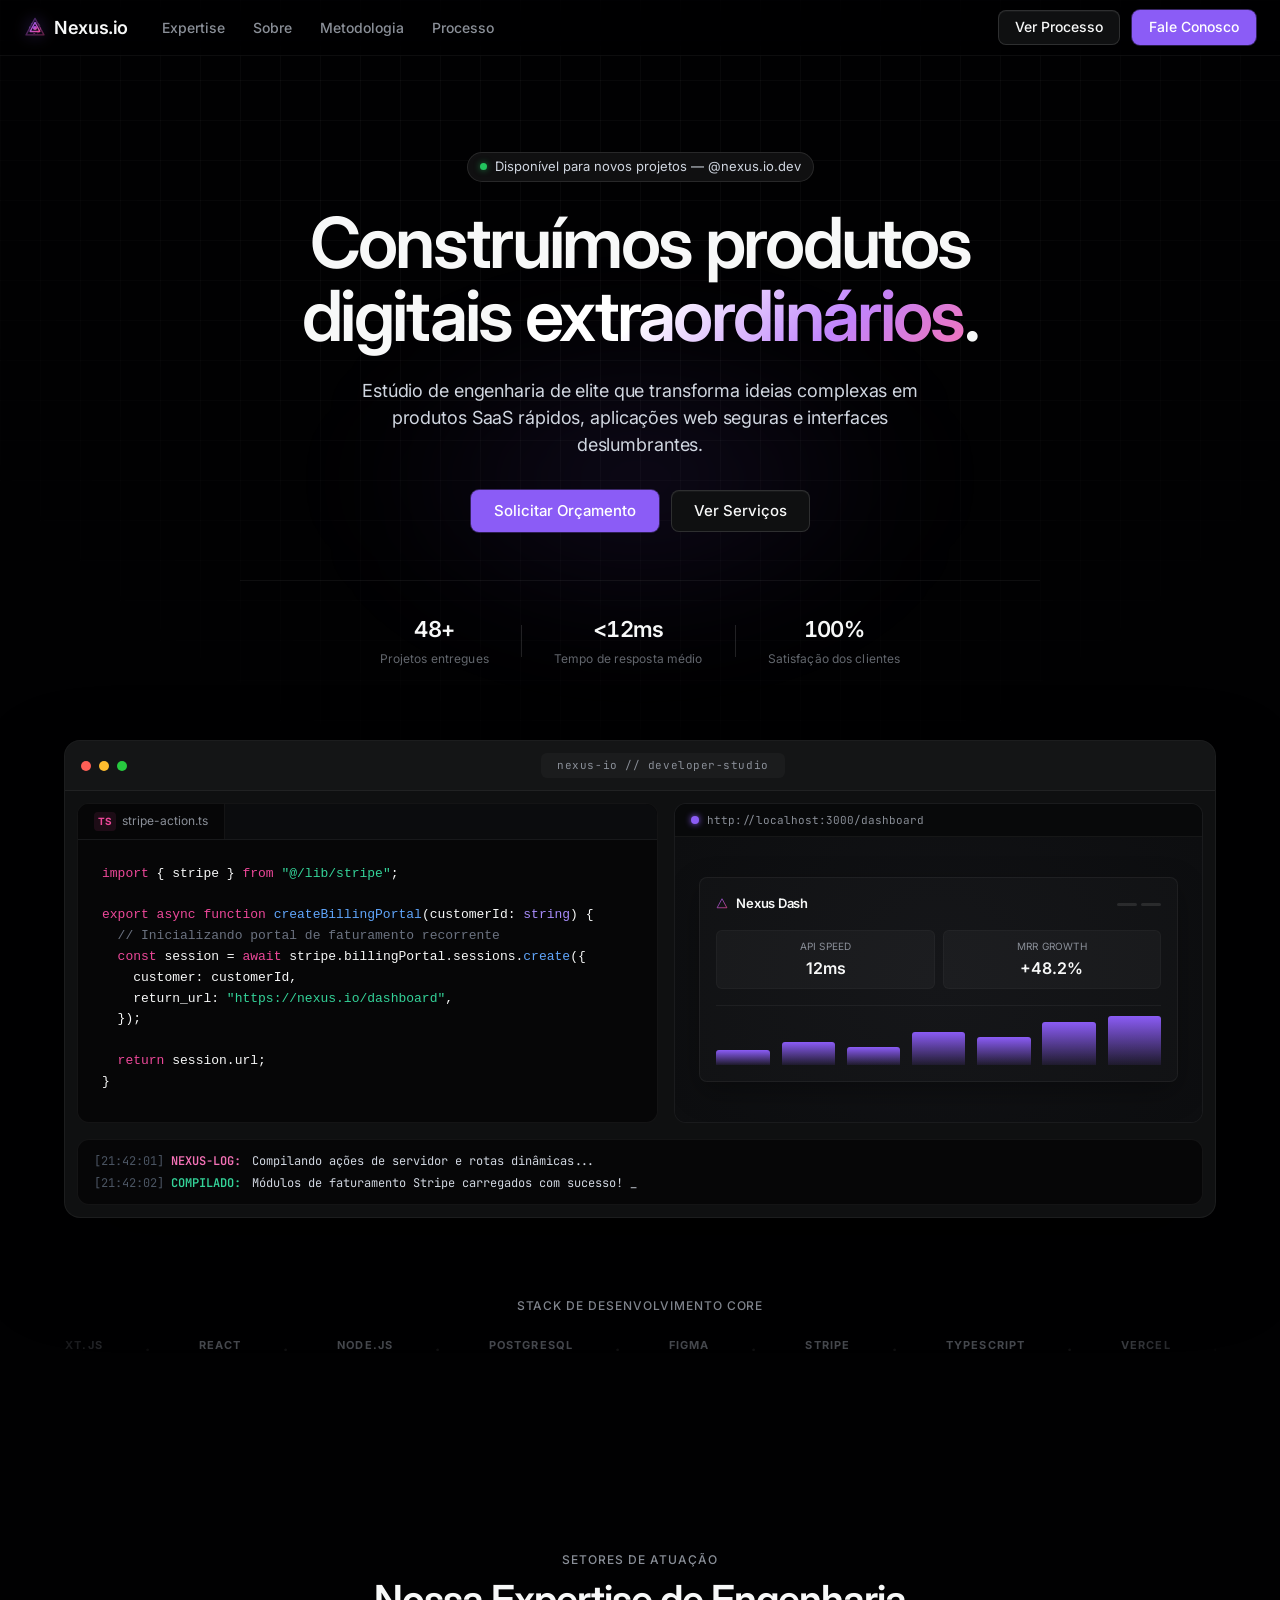
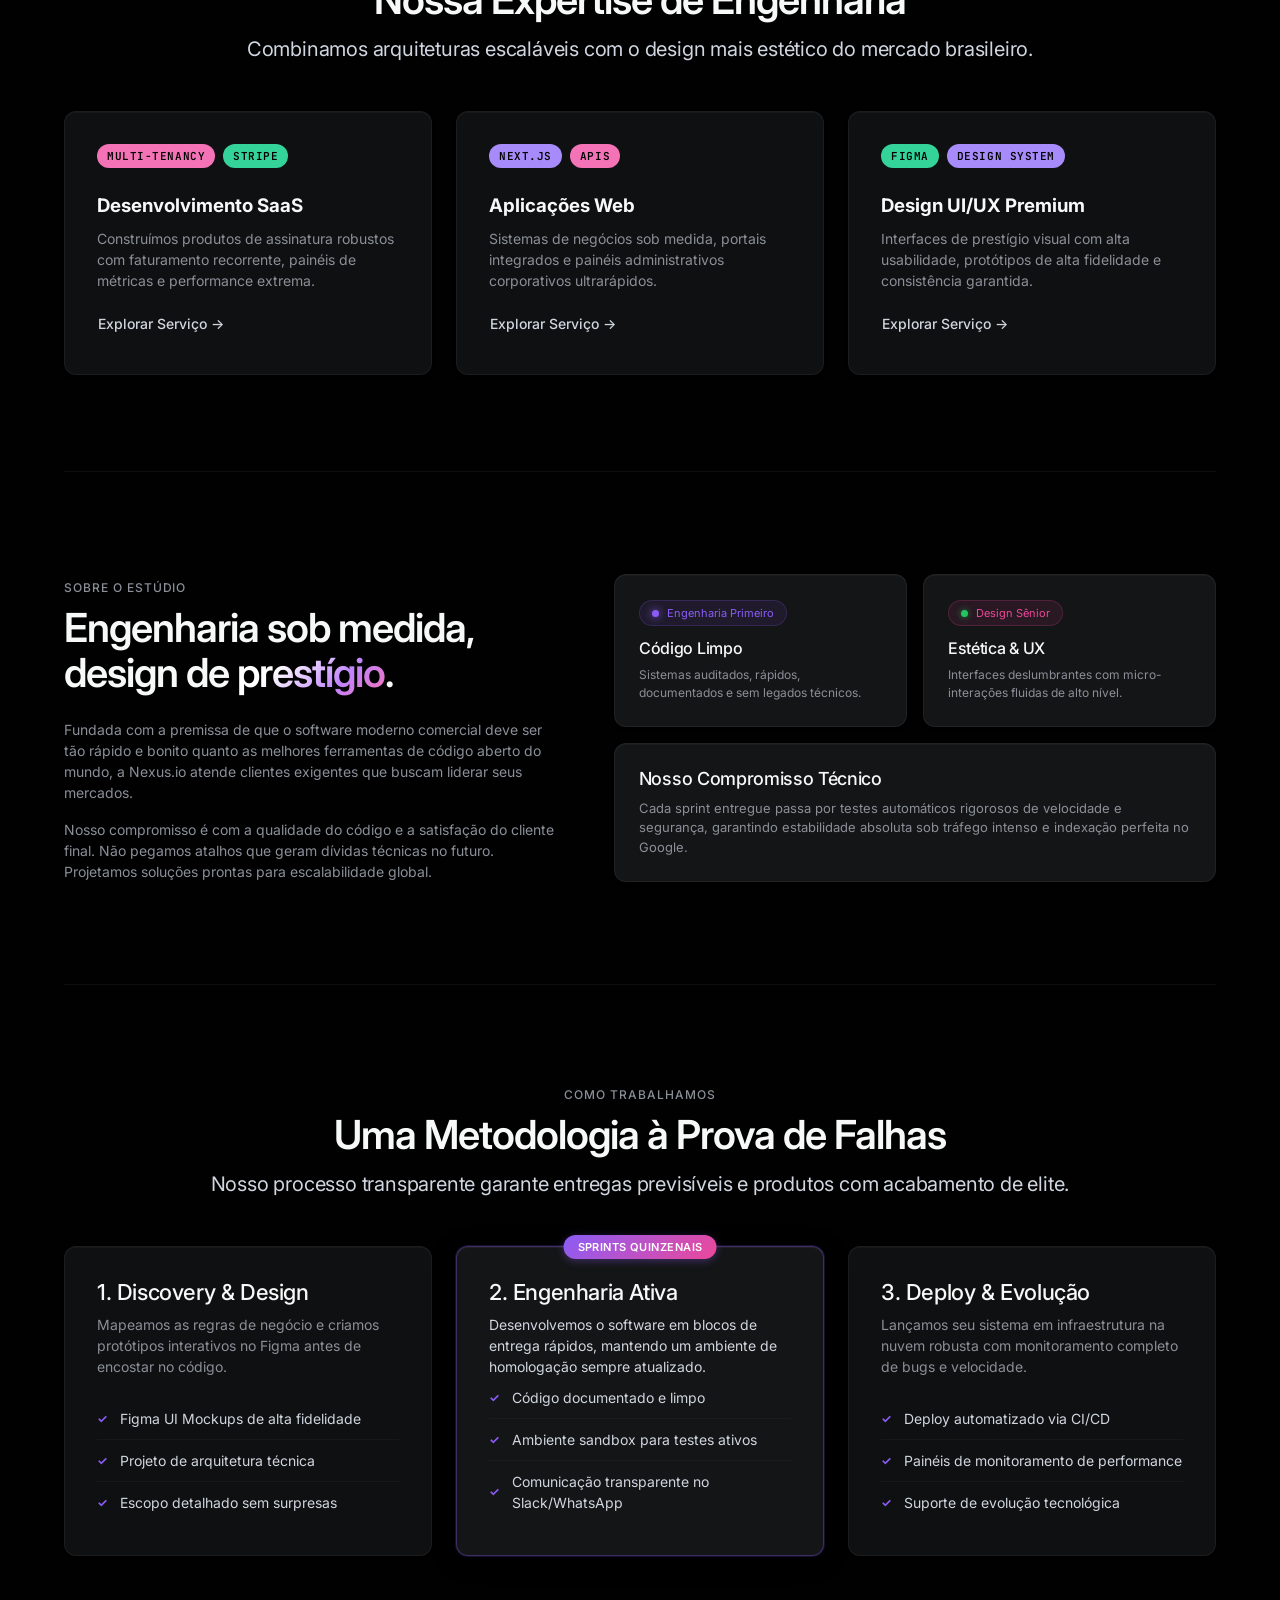
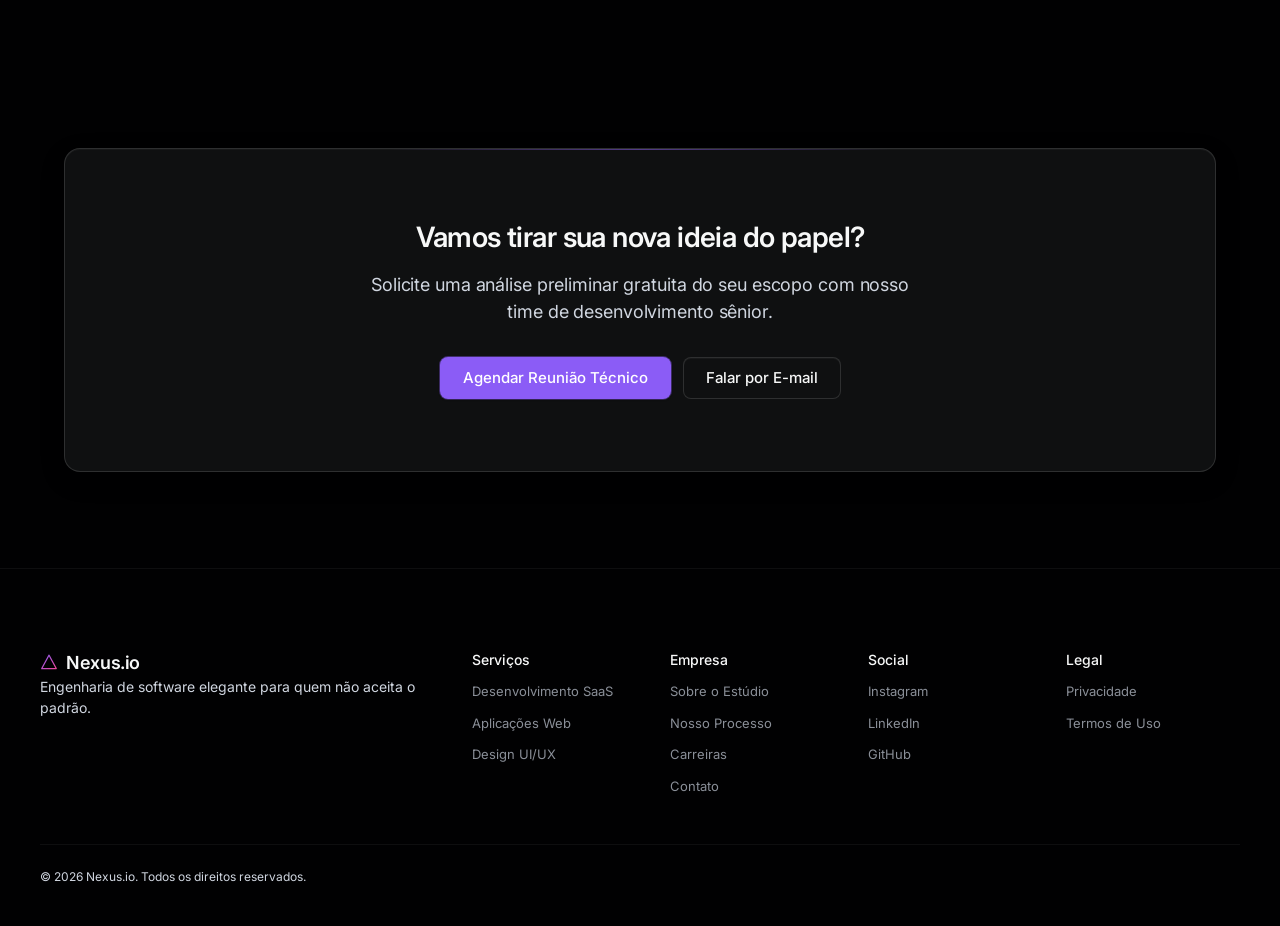
<file: index.html>
<!DOCTYPE html>
<html lang="pt-BR">
<head>
    <meta charset="UTF-8">
    <meta name="viewport" content="width=device-width, initial-scale=1.0">
    <title>Nexus.io | Engenharia de Software & Design Premium</title>
    <meta name="description" content="Estúdio premium de engenharia de software e design de interfaces. SaaS, plataformas de alta escalabilidade e aplicações web rápidas.">
    <!-- Google Fonts -->
    <link rel="preconnect" href="https://fonts.googleapis.com">
    <link rel="preconnect" href="https://fonts.gstatic.com" crossorigin>
    <link href="https://fonts.googleapis.com/css2?family=Inter:wght@400;500;600;700&family=JetBrains+Mono:wght@400;600&display=swap" rel="stylesheet">
    <link rel="stylesheet" href="style.css">
</head>
<body>
    <div class="bg-grid"></div>
    <nav class="top-nav">
<div class="nav-left">
            <a href="index.html" class="brand-mark">
                <!-- Inline SVG Logo (Interlocking Nexus Geometry) -->
                <svg class="logo-svg" width="22" height="22" viewBox="0 0 32 32" fill="none" xmlns="http://www.w3.org/2000/svg" style="filter: drop-shadow(0 0 8px rgba(139, 92, 246, 0.6));">
                    <defs>
                        <linearGradient id="nexus-grad" x1="0%" y1="0%" x2="100%" y2="100%">
                            <stop offset="0%" stop-color="#8b5cf6" />
                            <stop offset="100%" stop-color="#ec4899" />
                        </linearGradient>
                    </defs>
                    <path d="M16 2 L29 26 H3 L16 2 Z" stroke="url(#nexus-grad)" stroke-width="2" stroke-linejoin="round" opacity="0.4" />
                    <path d="M16 8 L23 21 H9 L16 8 Z" stroke="url(#nexus-grad)" stroke-width="2" stroke-linejoin="round" />
                    <circle cx="16" cy="16" r="3" fill="url(#nexus-grad)" />
                    <circle cx="16" cy="16" r="8" stroke="url(#nexus-grad)" stroke-width="1" stroke-dasharray="3 3" opacity="0.6" />
                </svg>
                <span>Nexus.io</span>
            </a>
            <div class="nav-links">
                <a href="#expertise">Expertise</a>
                <a href="#sobre">Sobre</a>
                <a href="#metodo">Metodologia</a>
                <a href="processo.html">Processo</a>
            </div>
        </div>
        <div class="nav-right">
            <a href="processo.html" class="button-secondary">Ver Processo</a>
            <a href="https://wa.me/5588999999999?text=Olá!%20Gostaria%20de%20um%20orçamento%20para%20desenvolver%20um%20projeto%20com%20a%20Nexus.io." target="_blank" class="button-primary">Fale Conosco</a>
        </div>
        <button class="mobile-menu-toggle">☰</button>
    </nav>

    <main>
        <section class="hero-section">
            <div class="hero-content fade-in-up">
                <div class="status-badge" onclick="window.open('https://instagram.com/nexus.io.dev', '_blank')">
                    <span class="badge-dot"></span>
                    <span>Disponível para novos projetos &mdash; @nexus.io.dev</span>
                </div>
                <h1 class="display-xl">Construímos produtos digitais <span class="text-gradient">extraordinários</span>.</h1>
                <p class="body-lg hero-subhead">Estúdio de engenharia de elite que transforma ideias complexas em produtos SaaS rápidos, aplicações web seguras e interfaces deslumbrantes.</p>
                <div class="hero-ctas">
                    <a href="https://wa.me/5588999999999?text=Olá!%20Quero%20fazer%20um%20orçamento%20para%20meu%20projeto." target="_blank" class="button-primary button-large">Solicitar Orçamento</a>
                    <a href="#expertise" class="button-secondary button-large">Ver Serviços</a>
                </div>
                <!-- Stats row — social proof numbers (Linear/Vercel pattern) -->
                <div class="hero-stats">
                    <div class="hero-stat">
                        <span class="hero-stat-value">48+</span>
                        <span class="hero-stat-label">Projetos entregues</span>
                    </div>
                    <div class="hero-stat-divider"></div>
                    <div class="hero-stat">
                        <span class="hero-stat-value">&lt;12ms</span>
                        <span class="hero-stat-label">Tempo de resposta médio</span>
                    </div>
                    <div class="hero-stat-divider"></div>
                    <div class="hero-stat">
                        <span class="hero-stat-value">100%</span>
                        <span class="hero-stat-label">Satisfação dos clientes</span>
                    </div>
                </div>
            </div>

            <!-- Glowing cosmos orb behind the product mockup -->
            <div class="glow-orb"></div>

            <!-- Interactive Cursor-style Product Showcase -->
            <div class="product-showcase fade-in-up">
                <div class="product-screenshot-card">
                    <div class="mockup-header">
                        <div class="mockup-dots">
                            <span></span><span></span><span></span>
                        </div>
                        <div class="mockup-title">nexus-io // developer-studio</div>
                    </div>
                    <div class="showcase-container">
                        <!-- Left Panel: The Code (Cursor style with Next.js Stripe action code) -->
                        <div class="ide-panel">
                            <div class="ide-header-bar">
                                <div class="ide-tab">
                                    <span class="tab-icon">TS</span>
                                    <span>stripe-action.ts</span>
                                </div>
                            </div>
                            <div class="code-area">
                                <pre><code><span class="keyword">import</span> { stripe } <span class="keyword">from</span> <span class="string">"@/lib/stripe"</span>;

<span class="keyword">export async function</span> <span class="function">createBillingPortal</span>(customerId: <span class="class">string</span>) {
  <span class="comment">// Inicializando portal de faturamento recorrente</span>
  <span class="keyword">const</span> session = <span class="keyword">await</span> stripe.billingPortal.sessions.<span class="function">create</span>({
    customer: customerId,
    return_url: <span class="string">"https://nexus.io/dashboard"</span>,
  });

  <span class="keyword">return</span> session.url;
}</code></pre>
                            </div>
                        </div>

                        <!-- Right Panel: Live UI Showcase (React/Next.js dashboard mockup) -->
                        <div class="preview-panel">
                            <div class="preview-header">
                                <div class="preview-dot"></div>
                                <div class="preview-url">http://localhost:3000/dashboard</div>
                            </div>
                            <div class="preview-content">
                                <div class="mini-dash">
                                    <div class="mini-header">
                                        <div class="brand-mark" style="font-size: 13px;">
                                            <!-- Mini inline logo -->
                                            <svg class="logo-svg" width="12" height="12" viewBox="0 0 32 32" fill="none" xmlns="http://www.w3.org/2000/svg">
                                                <path d="M16 2 L29 26 H3 L16 2 Z" stroke="url(#nexus-grad)" stroke-width="2" stroke-linejoin="round" />
                                            </svg>
                                            <span>Nexus Dash</span>
                                        </div>
                                        <div class="mini-nav-lines">
                                            <span></span><span></span>
                                        </div>
                                    </div>
                                    <div class="mini-metrics">
                                        <div class="metric-card">
                                            <span class="metric-label">API Speed</span>
                                            <span class="metric-val" id="api-speed">12ms</span>
                                        </div>
                                        <div class="metric-card">
                                            <span class="metric-label">MRR Growth</span>
                                            <span class="metric-val" id="mrr-growth">+48.2%</span>
                                        </div>
                                    </div>
                                    <div class="mini-chart-container">
                                        <div class="mini-chart-bar" style="height: 30%"></div>
                                        <div class="mini-chart-bar" style="height: 45%"></div>
                                        <div class="mini-chart-bar" style="height: 35%"></div>
                                        <div class="mini-chart-bar" style="height: 65%"></div>
                                        <div class="mini-chart-bar" style="height: 55%"></div>
                                        <div class="mini-chart-bar" style="height: 85%"></div>
                                        <div class="mini-chart-bar" style="height: 95%"></div>
                                    </div>
                                </div>
                            </div>
                        </div>
                    </div>
                    
                    <!-- Console output at the bottom -->
                    <div class="console-panel">
                        <div class="console-line">
                            <span class="console-time">[21:42:01]</span>
                            <span class="console-tag tag-ai">NEXUS-LOG:</span>
                            <span>Compilando ações de servidor e rotas dinâmicas...</span>
                        </div>
                        <div class="console-line">
                            <span class="console-time">[21:42:02]</span>
                            <span class="console-tag tag-success">COMPILADO:</span>
                            <span>Módulos de faturamento Stripe carregados com sucesso!</span> <span class="cursor-blink">_</span>
                        </div>
                    </div>
                </div>
            </div>
        </section>

        <!-- Tech Stack Marquee -->
        <section class="logo-marquee">
            <p class="eyebrow text-center">Stack de desenvolvimento core</p>
            <div class="marquee-container">
                <div class="marquee-track">
                    <span class="customer-logo">Next.js</span>
                    <span class="customer-logo">React</span>
                    <span class="customer-logo">Node.js</span>
                    <span class="customer-logo">PostgreSQL</span>
                    <span class="customer-logo">Figma</span>
                    <span class="customer-logo">Stripe</span>
                    <span class="customer-logo">TypeScript</span>
                    <span class="customer-logo">Vercel</span>
                    <!-- Duplicate for infinite scroll -->
                    <span class="customer-logo">Next.js</span>
                    <span class="customer-logo">React</span>
                    <span class="customer-logo">Node.js</span>
                    <span class="customer-logo">PostgreSQL</span>
                    <span class="customer-logo">Figma</span>
                    <span class="customer-logo">Stripe</span>
                    <span class="customer-logo">TypeScript</span>
                    <span class="customer-logo">Vercel</span>
                </div>
            </div>
        </section>

        <!-- Expertise Section -->
        <section id="expertise" class="features-section">
            <header class="section-header text-center fade-in-up">
                <span class="eyebrow">Setores de Atuação</span>
                <h2 class="display-md mt-2">Nossa Expertise de Engenharia</h2>
                <p class="subhead mt-2">Combinamos arquiteturas escaláveis com o design mais estético do mercado brasileiro.</p>
            </header>

            <div class="features-grid" style="grid-template-columns: repeat(3, 1fr);">
                <!-- SaaS Dev -->
                <div class="feature-card fade-in-up">
                    <div class="timeline-pills">
                        <span class="timeline-pill timeline-pill-thinking">Multi-Tenancy</span>
                        <span class="timeline-pill timeline-pill-grep">Stripe</span>
                    </div>
                    <h3>Desenvolvimento SaaS</h3>
                    <p class="body-sm mt-2">Construímos produtos de assinatura robustos com faturamento recorrente, painéis de métricas e performance extrema.</p>
                    <a href="saas.html" class="button-tertiary mt-4" style="padding-left: 0;">Explorar Serviço →</a>
                </div>

                <!-- Custom Web Apps -->
                <div class="feature-card fade-in-up">
                    <div class="timeline-pills">
                        <span class="timeline-pill timeline-pill-edit">Next.js</span>
                        <span class="timeline-pill timeline-pill-thinking">APIs</span>
                    </div>
                    <h3>Aplicações Web</h3>
                    <p class="body-sm mt-2">Sistemas de negócios sob medida, portais integrados e painéis administrativos corporativos ultrarápidos.</p>
                    <a href="web.html" class="button-tertiary mt-4" style="padding-left: 0;">Explorar Serviço →</a>
                </div>

                <!-- Design UI/UX -->
                <div class="feature-card fade-in-up">
                    <div class="timeline-pills">
                        <span class="timeline-pill timeline-pill-grep">Figma</span>
                        <span class="timeline-pill timeline-pill-edit">Design System</span>
                    </div>
                    <h3>Design UI/UX Premium</h3>
                    <p class="body-sm mt-2">Interfaces de prestígio visual com alta usabilidade, protótipos de alta fidelidade e consistência garantida.</p>
                    <a href="uiux.html" class="button-tertiary mt-4" style="padding-left: 0;">Explorar Serviço →</a>
                </div>
            </div>
        </section>

        <!-- Sobre Nós (About Us) Section - INTEGRATED DIRECTLY IN HOME PAGE -->
        <section id="sobre" class="features-section" style="border-top: 1px solid var(--hairline); padding-top: var(--space-section);">
            <div class="showcase-container" style="grid-template-columns: 1fr 1.2fr; gap: var(--space-xxl); align-items: center;">
                <!-- Left: Branding Visual / Interactive Element -->
                <div class="fade-in-up">
                    <span class="eyebrow">Sobre o Estúdio</span>
                    <h2 class="display-md mt-2" style="margin-bottom: 24px;">Engenharia sob medida, design de <span class="text-gradient">prestígio</span>.</h2>
                    <p class="body-sm" style="color: var(--ink-subtle); margin-bottom: 16px;">Fundada com a premissa de que o software moderno comercial deve ser tão rápido e bonito quanto as melhores ferramentas de código aberto do mundo, a Nexus.io atende clientes exigentes que buscam liderar seus mercados.</p>
                    <p class="body-sm" style="color: var(--ink-subtle);">Nosso compromisso é com a qualidade do código e a satisfação do cliente final. Não pegamos atalhos que geram dívidas técnicas no futuro. Projetamos soluções prontas para escalabilidade global.</p>
                </div>
                <!-- Right: Values Cards / Visual Stats -->
                <div class="fade-in-up" style="display: grid; grid-template-columns: 1fr 1fr; gap: var(--space-md);">
                    <div class="feature-card" style="padding: var(--space-lg); background-color: var(--surface-2);">
                        <div class="status-badge" style="margin-bottom: var(--space-sm); background: rgba(139,92,246,0.1); border-color: rgba(139,92,246,0.2);"><span class="badge-dot" style="background-color: var(--primary); box-shadow: 0 0 8px var(--primary);"></span><span style="color: var(--primary); font-size: 11px;">Engenharia Primeiro</span></div>
                        <h4 class="card-title" style="font-size: 16px; margin-bottom: 8px;">Código Limpo</h4>
                        <p class="body-sm" style="font-size: 12px; color: var(--ink-subtle);">Sistemas auditados, rápidos, documentados e sem legados técnicos.</p>
                    </div>
                    <div class="feature-card" style="padding: var(--space-lg); background-color: var(--surface-2);">
                        <div class="status-badge" style="margin-bottom: var(--space-sm); background: rgba(236,72,153,0.1); border-color: rgba(236,72,153,0.2);"><span class="badge-dot"></span><span style="color: var(--accent); font-size: 11px;">Design Sênior</span></div>
                        <h4 class="card-title" style="font-size: 16px; margin-bottom: 8px;">Estética & UX</h4>
                        <p class="body-sm" style="font-size: 12px; color: var(--ink-subtle);">Interfaces deslumbrantes com micro-interações fluidas de alto nível.</p>
                    </div>
                    <div class="feature-card" style="padding: var(--space-lg); background-color: var(--surface-2); grid-column: span 2;">
                        <h4 class="card-title" style="font-size: 18px; margin-bottom: 8px;">Nosso Compromisso Técnico</h4>
                        <p class="body-sm" style="font-size: 13px; color: var(--ink-subtle);">Cada sprint entregue passa por testes automáticos rigorosos de velocidade e segurança, garantindo estabilidade absoluta sob tráfego intenso e indexação perfeita no Google.</p>
                    </div>
                </div>
            </div>
        </section>

        <!-- Process/Methodology Section -->
        <section id="metodo" class="pricing-section" style="border-top: 1px solid var(--hairline); padding-top: var(--space-section);">
            <header class="section-header text-center fade-in-up">
                <span class="eyebrow">Como Trabalhamos</span>
                <h2 class="display-md mt-2">Uma Metodologia à Prova de Falhas</h2>
                <p class="subhead mt-2">Nosso processo transparente garante entregas previsíveis e produtos com acabamento de elite.</p>
            </header>

            <div class="pricing-grid">
                <!-- Discovery -->
                <div class="pricing-card fade-in-up">
                    <h3 class="card-title">1. Discovery & Design</h3>
                    <p class="body-sm text-subtle mt-2">Mapeamos as regras de negócio e criamos protótipos interativos no Figma antes de encostar no código.</p>
                    <ul class="feature-list mt-4">
                        <li>Figma UI Mockups de alta fidelidade</li>
                        <li>Projeto de arquitetura técnica</li>
                        <li>Escopo detalhado sem surpresas</li>
                    </ul>
                </div>

                <!-- Active Development -->
                <div class="pricing-card-featured fade-in-up">
                    <div class="popular-badge">Sprints Quinzenais</div>
                    <h3 class="card-title">2. Engenharia Ativa</h3>
                    <p class="body-sm text-muted mt-2">Desenvolvemos o software em blocos de entrega rápidos, mantendo um ambiente de homologação sempre atualizado.</p>
                    <ul class="feature-list mt-4">
                        <li>Código documentado e limpo</li>
                        <li>Ambiente sandbox para testes ativos</li>
                        <li>Comunicação transparente no Slack/WhatsApp</li>
                    </ul>
                </div>

                <!-- Launch & Scale -->
                <div class="pricing-card fade-in-up">
                    <h3 class="card-title">3. Deploy & Evolução</h3>
                    <p class="body-sm text-subtle mt-2">Lançamos seu sistema em infraestrutura na nuvem robusta com monitoramento completo de bugs e velocidade.</p>
                    <ul class="feature-list mt-4">
                        <li>Deploy automatizado via CI/CD</li>
                        <li>Painéis de monitoramento de performance</li>
                        <li>Suporte de evolução tecnológica</li>
                    </ul>
                </div>
            </div>
        </section>

        <!-- Dynamic Call to Action -->
        <section class="cta-section fade-in-up">
            <div class="cta-banner">
                <h2 class="headline">Vamos tirar sua nova ideia do papel?</h2>
                <p class="body-lg text-muted">Solicite uma análise preliminar gratuita do seu escopo com nosso time de desenvolvimento sênior.</p>
                <div class="cta-actions">
                    <a href="https://wa.me/5588999999999?text=Olá!%20Gostaria%20de%20solicitar%20uma%20análise%20gratuita%20de%20escopo%20do%20meu%20projeto%20com%20a%20Nexus.io." target="_blank" class="button-primary button-large">Agendar Reunião Técnico</a>
                    <a href="contato.html" class="button-secondary button-large">Falar por E-mail</a>
                </div>
            </div>
        </section>
    </main>

    <!-- Footer -->
    <footer class="footer">
        <div class="footer-content">
            <div class="footer-brand">
<a href="index.html" class="brand-mark mb-2">
                    <!-- Inline SVG Logo -->
                    <svg class="logo-svg" width="18" height="18" viewBox="0 0 32 32" fill="none" xmlns="http://www.w3.org/2000/svg">
                        <path d="M16 2 L29 26 H3 L16 2 Z" stroke="url(#nexus-grad)" stroke-width="2" stroke-linejoin="round" />
                    </svg>
                    <span>Nexus.io</span>
                </a>
                <p class="body-sm text-muted">Engenharia de software elegante para quem não aceita o padrão.</p>
            </div>
            <div class="footer-links">
                <div class="link-column">
                    <span class="body-sm font-medium text-ink mb-2">Serviços</span>
                    <a href="saas.html">Desenvolvimento SaaS</a>
                    <a href="web.html">Aplicações Web</a>
                    <a href="uiux.html">Design UI/UX</a>
                </div>
                <div class="link-column">
                    <span class="body-sm font-medium text-ink mb-2">Empresa</span>
<a href="#sobre">Sobre o Estúdio</a>
                    <a href="processo.html">Nosso Processo</a>
                    <a href="carreiras.html">Carreiras</a>
                    <a href="contato.html">Contato</a>
                </div>
                <div class="link-column">
                    <span class="body-sm font-medium text-ink mb-2">Social</span>
                    <a href="https://instagram.com/nexus.io.dev" target="_blank">Instagram</a>
                    <a href="https://linkedin.com/company/nexusio" target="_blank">LinkedIn</a>
                    <a href="https://github.com/nexusio" target="_blank">GitHub</a>
                </div>
                <div class="link-column">
                    <span class="body-sm font-medium text-ink mb-2">Legal</span>
                    <a href="privacidade.html">Privacidade</a>
                    <a href="termos.html">Termos de Uso</a>
                </div>
            </div>
        </div>
        <div class="footer-bottom mt-6">
            <p class="caption text-muted">&copy; 2026 Nexus.io. Todos os direitos reservados.</p>
        </div>
    </footer>

    <script src="script.js"></script>
</body>
</html>
</file>
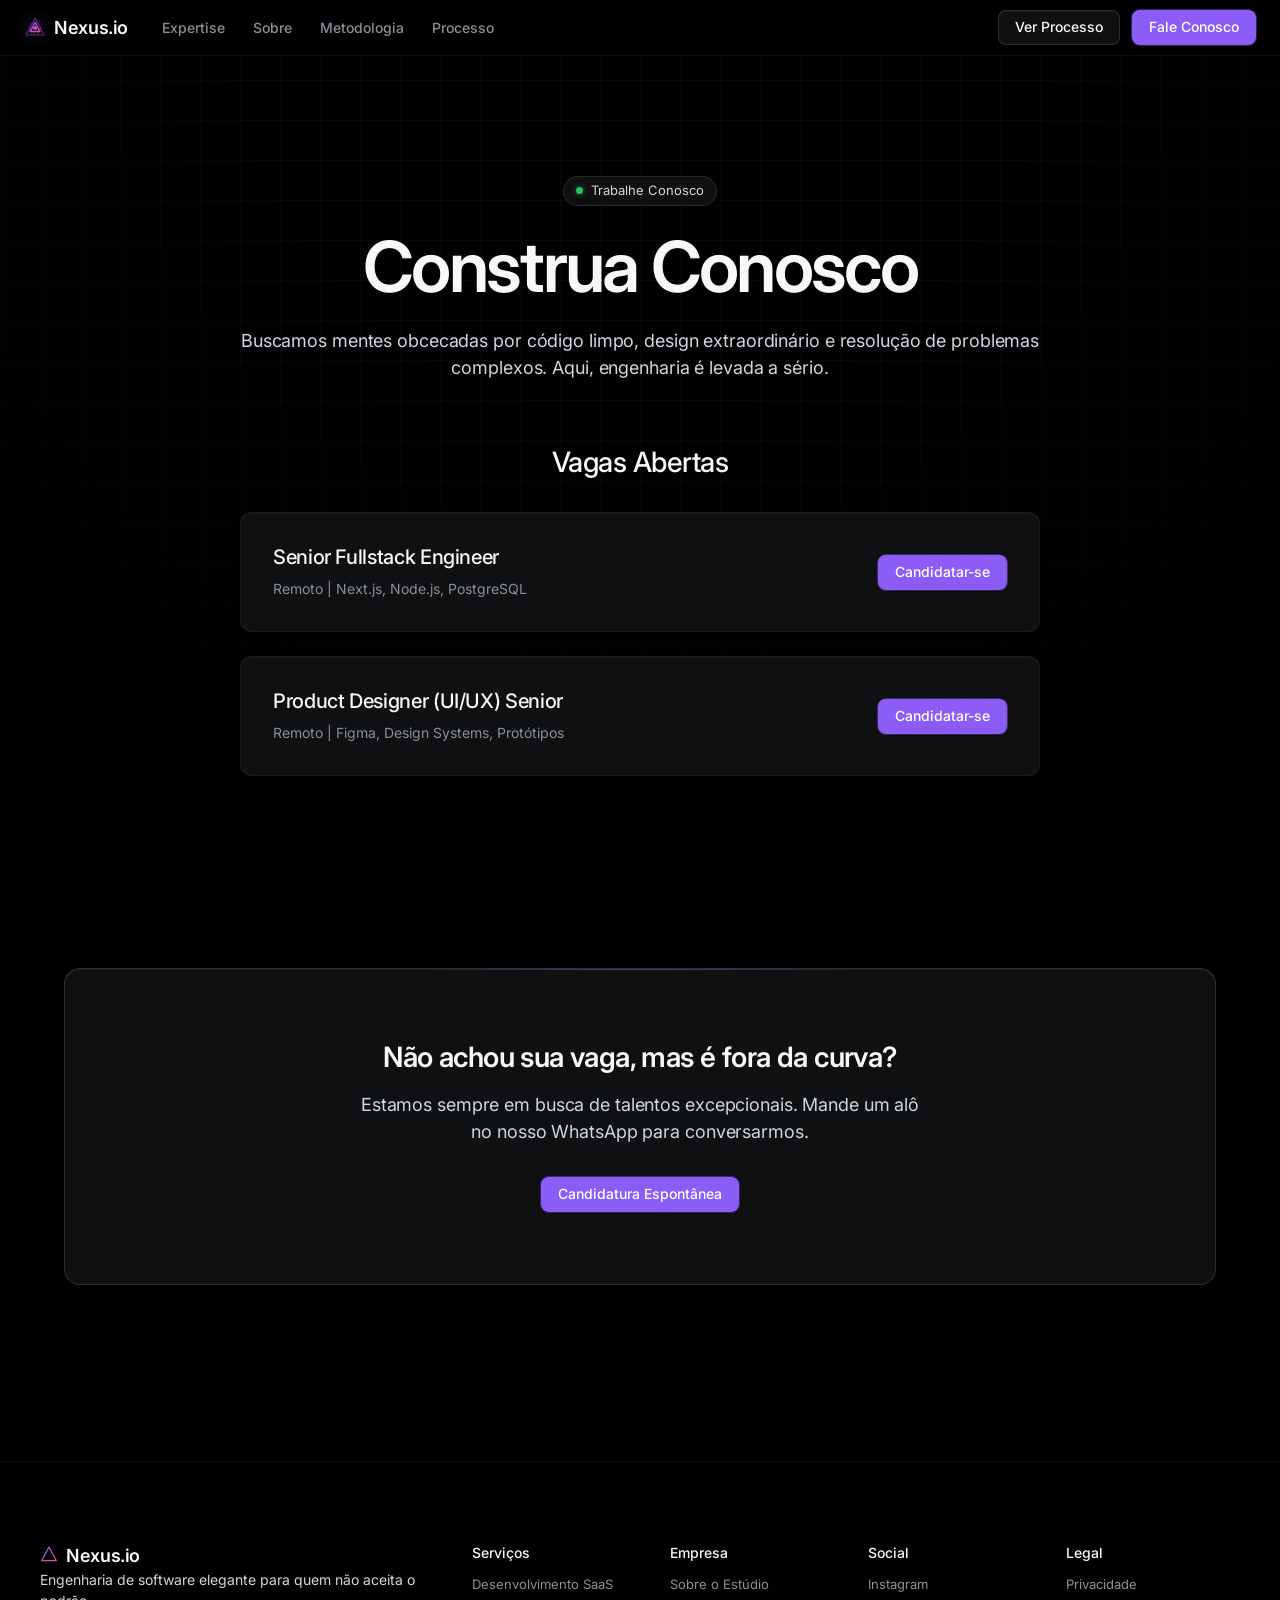
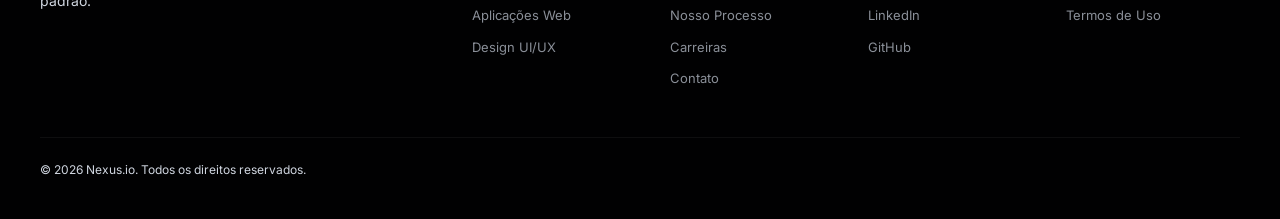
<file: carreiras.html>
<!DOCTYPE html>
<html lang="pt-BR">
<head>
    <meta charset="UTF-8">
    <meta name="viewport" content="width=device-width, initial-scale=1.0">
    <title>Carreiras | Nexus.io</title>
    <meta name="description" content="Junte-se ao time de elite da Nexus.io. Construa o futuro do software de alto desempenho.">
    <link rel="preconnect" href="https://fonts.googleapis.com">
    <link rel="preconnect" href="https://fonts.gstatic.com" crossorigin>
    <link href="https://fonts.googleapis.com/css2?family=Inter:wght@400;500;600;700&family=JetBrains+Mono:wght@400;600&display=swap" rel="stylesheet">
    <link rel="stylesheet" href="style.css">
</head>
<body>
    <div class="bg-grid"></div>
    <nav class="top-nav">
        <div class="nav-left">
            <a href="nexusio.html" class="brand-mark">
                <!-- Inline SVG Logo -->
                <svg class="logo-svg" width="22" height="22" viewBox="0 0 32 32" fill="none" xmlns="http://www.w3.org/2000/svg" style="filter: drop-shadow(0 0 8px rgba(139, 92, 246, 0.6));">
                    <defs>
                        <linearGradient id="nexus-grad" x1="0%" y1="0%" x2="100%" y2="100%">
                            <stop offset="0%" stop-color="#8b5cf6" />
                            <stop offset="100%" stop-color="#ec4899" />
                        </linearGradient>
                    </defs>
                    <path d="M16 2 L29 26 H3 L16 2 Z" stroke="url(#nexus-grad)" stroke-width="2" stroke-linejoin="round" opacity="0.4" />
                    <path d="M16 8 L23 21 H9 L16 8 Z" stroke="url(#nexus-grad)" stroke-width="2" stroke-linejoin="round" />
                    <circle cx="16" cy="16" r="3" fill="url(#nexus-grad)" />
                    <circle cx="16" cy="16" r="8" stroke="url(#nexus-grad)" stroke-width="1" stroke-dasharray="3 3" opacity="0.6" />
                </svg>
                <span>Nexus.io</span>
            </a>
            <div class="nav-links">
                <a href="nexusio.html#expertise">Expertise</a>
                <a href="nexusio.html#sobre">Sobre</a>
                <a href="nexusio.html#metodo">Metodologia</a>
                <a href="processo.html">Processo</a>
            </div>
        </div>
        <div class="nav-right">
            <a href="processo.html" class="button-secondary">Ver Processo</a>
            <a href="https://wa.me/5588999999999?text=Olá!%20Gostaria%20de%20saber%20se%20há%20vagas%20abertas%20na%20Nexus.io." target="_blank" class="button-primary">Fale Conosco</a>
        </div>
    </nav>

    <main style="padding: 120px 24px 80px;">
        <header class="text-center fade-in-up" style="max-width: 800px; margin: 0 auto 64px;">
            <div class="status-badge">
                <span class="badge-dot"></span>
                <span>Trabalhe Conosco</span>
            </div>
            <h1 class="display-xl" style="margin-bottom: 24px;">Construa Conosco</h1>
            <p class="body-lg">Buscamos mentes obcecadas por código limpo, design extraordinário e resolução de problemas complexos. Aqui, engenharia é levada a sério.</p>
        </header>

        <section class="fade-in-up" style="margin-bottom: 96px; max-width: 800px; margin-left: auto; margin-right: auto;">
            <h2 class="card-title text-ink" style="margin-bottom: 32px; font-size: 28px; text-align: center;">Vagas Abertas</h2>
            
            <div class="feature-card" style="margin-bottom: 24px; display: flex; justify-content: space-between; align-items: center; flex-wrap: wrap; gap: 16px;">
                <div>
                    <h3 class="card-title" style="font-size: 20px;">Senior Fullstack Engineer</h3>
                    <p class="body-sm text-subtle mt-2">Remoto | Next.js, Node.js, PostgreSQL</p>
                </div>
                <a href="https://wa.me/5588999999999?text=Olá!%20Gostaria%20de%20me%20candidatar%20à%20vaga%20de%20Senior%20Fullstack%20Engineer%20na%20Nexus.io." target="_blank" class="button-primary">Candidatar-se</a>
            </div>

            <div class="feature-card" style="margin-bottom: 24px; display: flex; justify-content: space-between; align-items: center; flex-wrap: wrap; gap: 16px;">
                <div>
                    <h3 class="card-title" style="font-size: 20px;">Product Designer (UI/UX) Senior</h3>
                    <p class="body-sm text-subtle mt-2">Remoto | Figma, Design Systems, Protótipos</p>
                </div>
                <a href="https://wa.me/5588999999999?text=Olá!%20Gostaria%20de%20me%20candidatar%20à%20vaga%20de%20Product%20Designer%20na%20Nexus.io." target="_blank" class="button-primary">Candidatar-se</a>
            </div>
        </section>

        <section class="cta-section fade-in-up">
            <div class="cta-banner">
                <h2 class="headline">Não achou sua vaga, mas é fora da curva?</h2>
                <p class="body-lg text-muted">Estamos sempre em busca de talentos excepcionais. Mande um alô no nosso WhatsApp para conversarmos.</p>
                <div class="cta-actions">
                    <a href="https://wa.me/5588999999999?text=Olá!%20Tenho%20interesse%20em%20fazer%20parte%20da%20Nexus.io,%20aqui%20está%20meu%20perfil..." target="_blank" class="button-primary">Candidatura Espontânea</a>
                </div>
            </div>
        </section>
    </main>

    <footer class="footer">
        <div class="footer-content">
            <div class="footer-brand">
                <a href="nexusio.html" class="brand-mark mb-2">
                    <svg class="logo-svg" width="18" height="18" viewBox="0 0 32 32" fill="none" xmlns="http://www.w3.org/2000/svg">
                        <path d="M16 2 L29 26 H3 L16 2 Z" stroke="url(#nexus-grad)" stroke-width="2" stroke-linejoin="round" />
                    </svg>
                    <span>Nexus.io</span>
                </a>
                <p class="body-sm text-muted">Engenharia de software elegante para quem não aceita o padrão.</p>
            </div>
            <div class="footer-links">
                <div class="link-column">
                    <span class="body-sm font-medium text-ink mb-2">Serviços</span>
                    <a href="saas.html">Desenvolvimento SaaS</a>
                    <a href="web.html">Aplicações Web</a>
                    <a href="uiux.html">Design UI/UX</a>
                </div>
                <div class="link-column">
                    <span class="body-sm font-medium text-ink mb-2">Empresa</span>
                    <a href="nexusio.html#sobre">Sobre o Estúdio</a>
                    <a href="processo.html">Nosso Processo</a>
                    <a href="carreiras.html">Carreiras</a>
                    <a href="contato.html">Contato</a>
                </div>
                <div class="link-column">
                    <span class="body-sm font-medium text-ink mb-2">Social</span>
                    <a href="https://instagram.com/nexus.io.dev" target="_blank">Instagram</a>
                    <a href="https://linkedin.com/company/nexusio" target="_blank">LinkedIn</a>
                    <a href="https://github.com/nexusio" target="_blank">GitHub</a>
                </div>
                <div class="link-column">
                    <span class="body-sm font-medium text-ink mb-2">Legal</span>
                    <a href="privacidade.html">Privacidade</a>
                    <a href="termos.html">Termos de Uso</a>
                </div>
            </div>
        </div>
        <div class="footer-bottom mt-6">
            <p class="caption text-muted">&copy; 2026 Nexus.io. Todos os direitos reservados.</p>
        </div>
    </footer>
    <script src="script.js"></script>
</body>
</html>
</file>
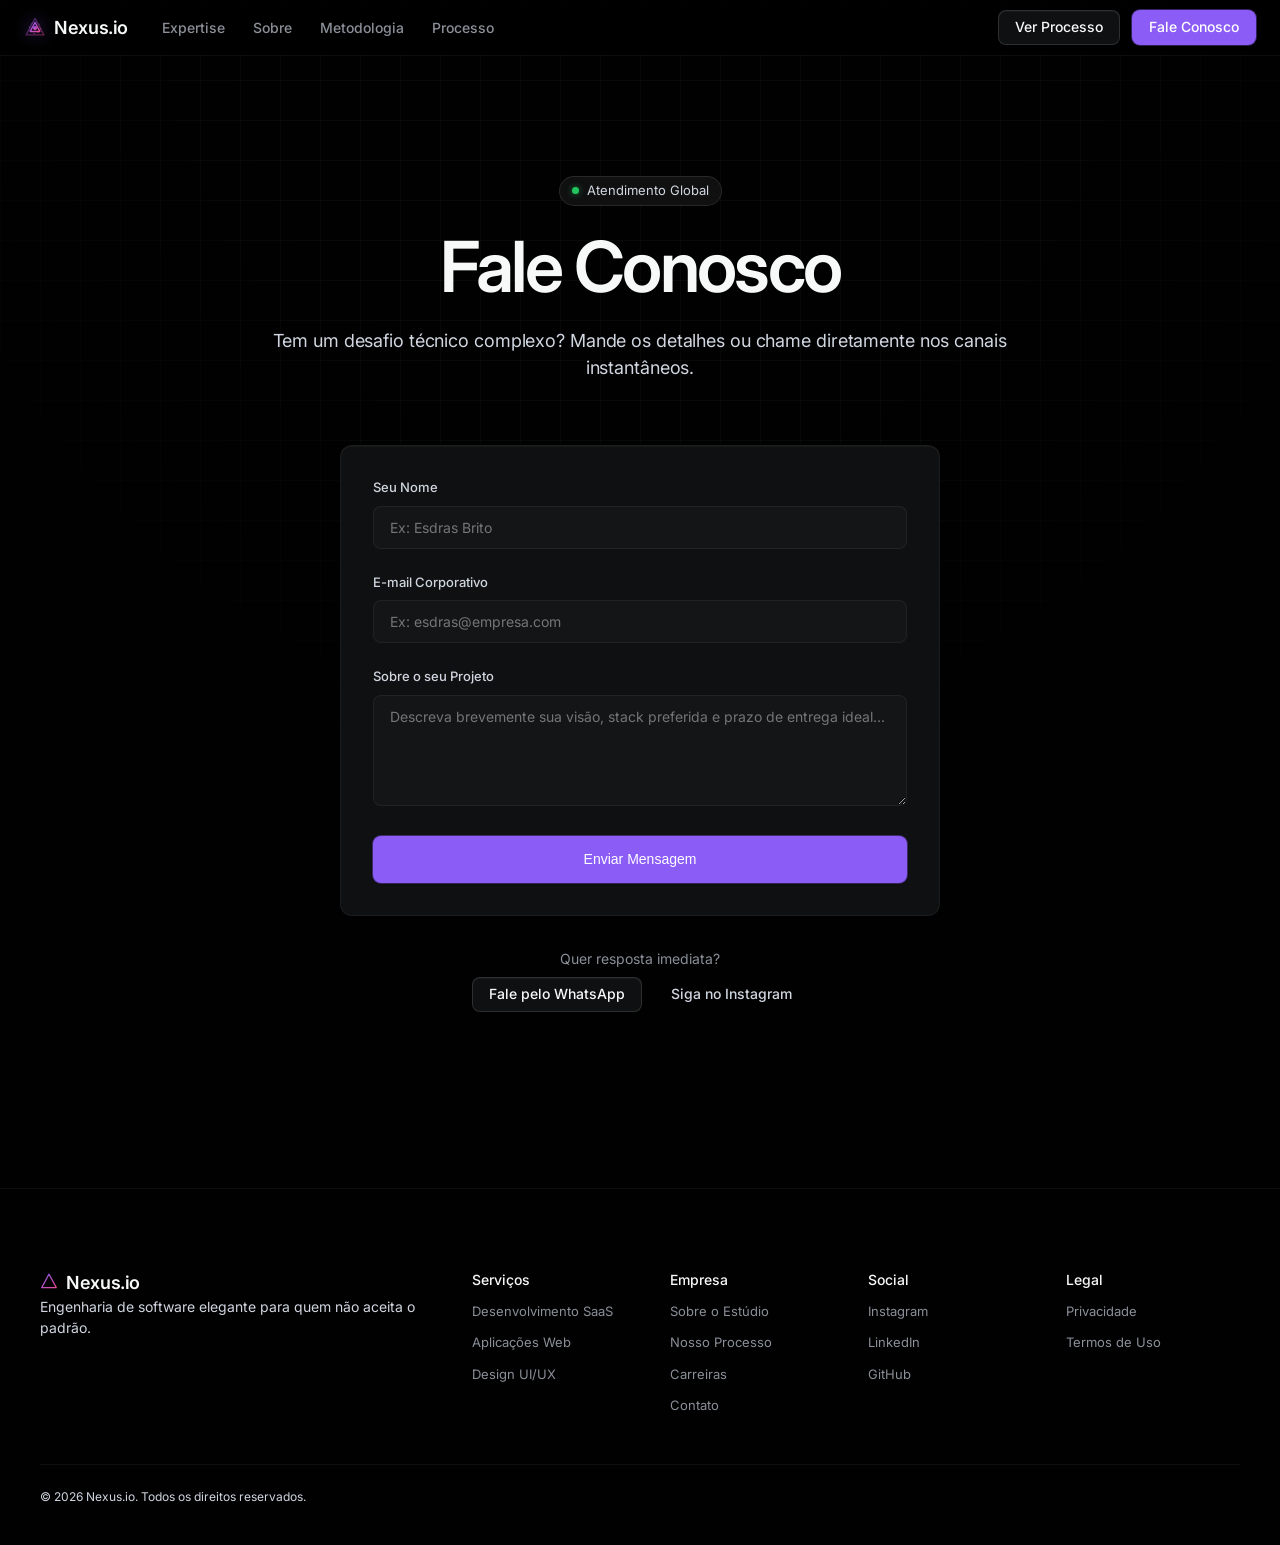
<file: contato.html>
<!DOCTYPE html>
<html lang="pt-BR">
<head>
    <meta charset="UTF-8">
    <meta name="viewport" content="width=device-width, initial-scale=1.0">
    <title>Contato | Nexus.io</title>
    <meta name="description" content="Entre em contato com o time da Nexus.io e inicie seu projeto de software.">
    <link rel="preconnect" href="https://fonts.googleapis.com">
    <link rel="preconnect" href="https://fonts.gstatic.com" crossorigin>
    <link href="https://fonts.googleapis.com/css2?family=Inter:wght@400;500;600;700&family=JetBrains+Mono:wght@400;600&display=swap" rel="stylesheet">
    <link rel="stylesheet" href="style.css">
    <style>
        .contact-form {
            background-color: var(--surface-1);
            border: 1px solid var(--hairline);
            border-radius: var(--radius-lg);
            padding: var(--space-xl);
            box-shadow: inset 0 1px 0 rgba(255,255,255,0.03);
            text-align: left;
        }
        .form-group {
            margin-bottom: var(--space-lg);
        }
        .form-group label {
            display: block;
            font-size: 13px;
            font-weight: 500;
            color: var(--ink-muted);
            margin-bottom: var(--space-xs);
        }
        .form-group input, .form-group textarea {
            width: 100%;
            background-color: var(--surface-2);
            border: 1px solid var(--hairline);
            border-radius: var(--radius-md);
            padding: 12px var(--space-md);
            color: var(--ink);
            font-family: inherit;
            font-size: 14px;
            outline: none;
            transition: border-color 0.2s;
        }
        .form-group input:focus, .form-group textarea:focus {
            border-color: var(--primary);
        }
    </style>
</head>
<body>
    <div class="bg-grid"></div>
    <nav class="top-nav">
        <div class="nav-left">
            <a href="nexusio.html" class="brand-mark">
                <!-- Inline SVG Logo -->
                <svg class="logo-svg" width="22" height="22" viewBox="0 0 32 32" fill="none" xmlns="http://www.w3.org/2000/svg" style="filter: drop-shadow(0 0 8px rgba(139, 92, 246, 0.6));">
                    <defs>
                        <linearGradient id="nexus-grad" x1="0%" y1="0%" x2="100%" y2="100%">
                            <stop offset="0%" stop-color="#8b5cf6" />
                            <stop offset="100%" stop-color="#ec4899" />
                        </linearGradient>
                    </defs>
                    <path d="M16 2 L29 26 H3 L16 2 Z" stroke="url(#nexus-grad)" stroke-width="2" stroke-linejoin="round" opacity="0.4" />
                    <path d="M16 8 L23 21 H9 L16 8 Z" stroke="url(#nexus-grad)" stroke-width="2" stroke-linejoin="round" />
                    <circle cx="16" cy="16" r="3" fill="url(#nexus-grad)" />
                    <circle cx="16" cy="16" r="8" stroke="url(#nexus-grad)" stroke-width="1" stroke-dasharray="3 3" opacity="0.6" />
                </svg>
                <span>Nexus.io</span>
            </a>
            <div class="nav-links">
                <a href="nexusio.html#expertise">Expertise</a>
                <a href="nexusio.html#sobre">Sobre</a>
                <a href="nexusio.html#metodo">Metodologia</a>
                <a href="processo.html">Processo</a>
            </div>
        </div>
        <div class="nav-right">
            <a href="processo.html" class="button-secondary">Ver Processo</a>
            <a href="https://wa.me/5588999999999?text=Olá!%20Gostaria%20de%20conversar%20sobre%20um%20projeto." target="_blank" class="button-primary">Fale Conosco</a>
        </div>
    </nav>

    <main style="padding: 120px 24px 80px;">
        <header class="text-center fade-in-up" style="max-width: 800px; margin: 0 auto 64px;">
            <div class="status-badge">
                <span class="badge-dot"></span>
                <span>Atendimento Global</span>
            </div>
            <h1 class="display-xl" style="margin-bottom: 24px;">Fale Conosco</h1>
            <p class="body-lg">Tem um desafio técnico complexo? Mande os detalhes ou chame diretamente nos canais instantâneos.</p>
        </header>

        <section class="fade-in-up" style="max-width: 600px; margin: 0 auto 96px;">
            <form class="contact-form" onsubmit="event.preventDefault(); alert('Mensagem enviada com sucesso! Entraremos em contato em até 24h.'); this.reset();">
                <div class="form-group">
                    <label for="name">Seu Nome</label>
                    <input type="text" id="name" required placeholder="Ex: Esdras Brito">
                </div>
                <div class="form-group">
                    <label for="email">E-mail Corporativo</label>
                    <input type="email" id="email" required placeholder="Ex: esdras@empresa.com">
                </div>
                <div class="form-group">
                    <label for="message">Sobre o seu Projeto</label>
                    <textarea id="message" rows="5" required placeholder="Descreva brevemente sua visão, stack preferida e prazo de entrega ideal..."></textarea>
                </div>
                <button type="submit" class="button-primary full-width" style="padding: 14px;">Enviar Mensagem</button>
            </form>

            <div class="text-center mt-6">
                <p class="body-sm text-subtle">Quer resposta imediata?</p>
                <div class="cta-actions mt-2" style="justify-content: center;">
                    <a href="https://wa.me/5588999999999?text=Olá!%20Gostaria%20de%20solicitar%20um%20orçamento%20rápido%20para%20a%20Nexus.io." target="_blank" class="button-secondary">Fale pelo WhatsApp</a>
                    <a href="https://instagram.com/nexus.io.dev" target="_blank" class="button-tertiary">Siga no Instagram</a>
                </div>
            </div>
        </section>
    </main>

    <footer class="footer">
        <div class="footer-content">
            <div class="footer-brand">
                <a href="nexusio.html" class="brand-mark mb-2">
                    <svg class="logo-svg" width="18" height="18" viewBox="0 0 32 32" fill="none" xmlns="http://www.w3.org/2000/svg">
                        <path d="M16 2 L29 26 H3 L16 2 Z" stroke="url(#nexus-grad)" stroke-width="2" stroke-linejoin="round" />
                    </svg>
                    <span>Nexus.io</span>
                </a>
                <p class="body-sm text-muted">Engenharia de software elegante para quem não aceita o padrão.</p>
            </div>
            <div class="footer-links">
                <div class="link-column">
                    <span class="body-sm font-medium text-ink mb-2">Serviços</span>
                    <a href="saas.html">Desenvolvimento SaaS</a>
                    <a href="web.html">Aplicações Web</a>
                    <a href="uiux.html">Design UI/UX</a>
                </div>
                <div class="link-column">
                    <span class="body-sm font-medium text-ink mb-2">Empresa</span>
                    <a href="nexusio.html#sobre">Sobre o Estúdio</a>
                    <a href="processo.html">Nosso Processo</a>
                    <a href="carreiras.html">Carreiras</a>
                    <a href="contato.html">Contato</a>
                </div>
                <div class="link-column">
                    <span class="body-sm font-medium text-ink mb-2">Social</span>
                    <a href="https://instagram.com/nexus.io.dev" target="_blank">Instagram</a>
                    <a href="https://linkedin.com/company/nexusio" target="_blank">LinkedIn</a>
                    <a href="https://github.com/nexusio" target="_blank">GitHub</a>
                </div>
                <div class="link-column">
                    <span class="body-sm font-medium text-ink mb-2">Legal</span>
                    <a href="privacidade.html">Privacidade</a>
                    <a href="termos.html">Termos de Uso</a>
                </div>
            </div>
        </div>
        <div class="footer-bottom mt-6">
            <p class="caption text-muted">&copy; 2026 Nexus.io. Todos os direitos reservados.</p>
        </div>
    </footer>
    <script src="script.js"></script>
</body>
</html>
</file>
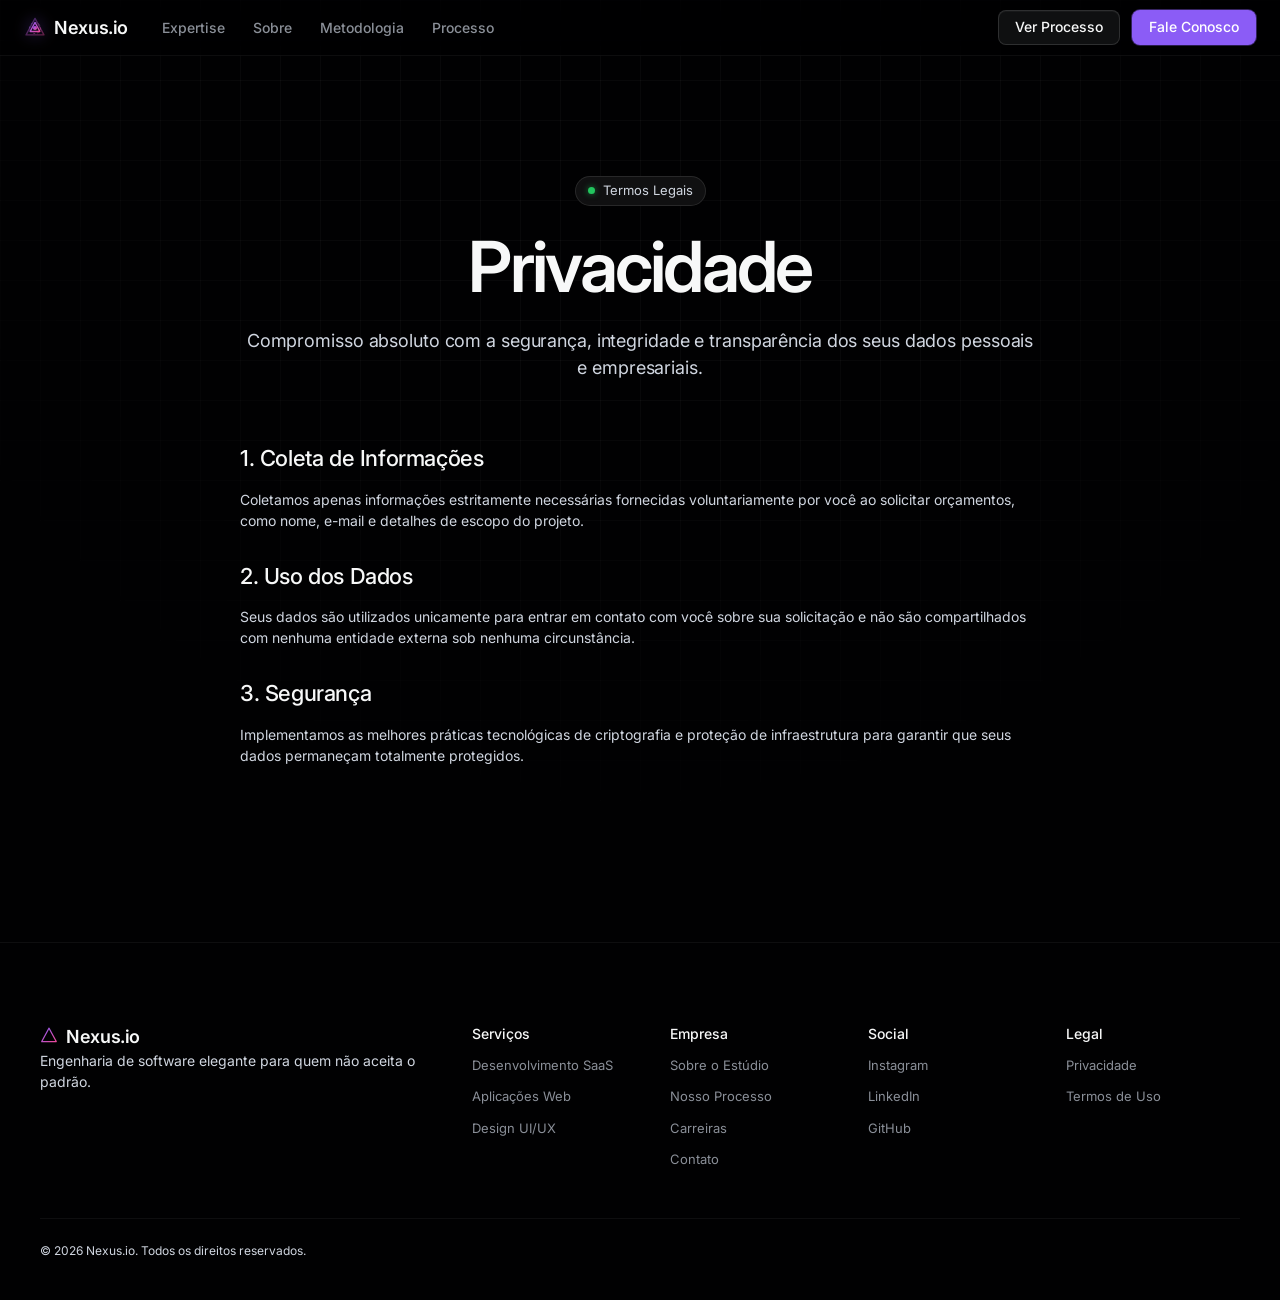
<file: privacidade.html>
<!DOCTYPE html>
<html lang="pt-BR">
<head>
    <meta charset="UTF-8">
    <meta name="viewport" content="width=device-width, initial-scale=1.0">
    <title>Política de Privacidade | Nexus.io</title>
    <meta name="description" content="Política de privacidade da Nexus.io. Segurança e transparência de dados.">
    <link rel="preconnect" href="https://fonts.googleapis.com">
    <link rel="preconnect" href="https://fonts.gstatic.com" crossorigin>
    <link href="https://fonts.googleapis.com/css2?family=Inter:wght@400;500;600;700&family=JetBrains+Mono:wght@400;600&display=swap" rel="stylesheet">
    <link rel="stylesheet" href="style.css">
</head>
<body>
    <div class="bg-grid"></div>
    <nav class="top-nav">
        <div class="nav-left">
            <a href="nexusio.html" class="brand-mark">
                <!-- Inline SVG Logo -->
                <svg class="logo-svg" width="22" height="22" viewBox="0 0 32 32" fill="none" xmlns="http://www.w3.org/2000/svg" style="filter: drop-shadow(0 0 8px rgba(139, 92, 246, 0.6));">
                    <defs>
                        <linearGradient id="nexus-grad" x1="0%" y1="0%" x2="100%" y2="100%">
                            <stop offset="0%" stop-color="#8b5cf6" />
                            <stop offset="100%" stop-color="#ec4899" />
                        </linearGradient>
                    </defs>
                    <path d="M16 2 L29 26 H3 L16 2 Z" stroke="url(#nexus-grad)" stroke-width="2" stroke-linejoin="round" opacity="0.4" />
                    <path d="M16 8 L23 21 H9 L16 8 Z" stroke="url(#nexus-grad)" stroke-width="2" stroke-linejoin="round" />
                    <circle cx="16" cy="16" r="3" fill="url(#nexus-grad)" />
                    <circle cx="16" cy="16" r="8" stroke="url(#nexus-grad)" stroke-width="1" stroke-dasharray="3 3" opacity="0.6" />
                </svg>
                <span>Nexus.io</span>
            </a>
            <div class="nav-links">
                <a href="nexusio.html#expertise">Expertise</a>
                <a href="nexusio.html#sobre">Sobre</a>
                <a href="nexusio.html#metodo">Metodologia</a>
                <a href="processo.html">Processo</a>
            </div>
        </div>
        <div class="nav-right">
            <a href="processo.html" class="button-secondary">Ver Processo</a>
            <a href="https://wa.me/5588999999999?text=Olá!%20Achei%20o%20site%20da%20Nexus.io." target="_blank" class="button-primary">Fale Conosco</a>
        </div>
    </nav>

    <main style="padding: 120px 24px 80px;">
        <header class="text-center fade-in-up" style="max-width: 800px; margin: 0 auto 64px;">
            <div class="status-badge">
                <span class="badge-dot"></span>
                <span>Termos Legais</span>
            </div>
            <h1 class="display-xl" style="margin-bottom: 24px;">Privacidade</h1>
            <p class="body-lg">Compromisso absoluto com a segurança, integridade e transparência dos seus dados pessoais e empresariais.</p>
        </header>

        <section class="fade-in-up" style="max-width: 800px; margin: 0 auto 96px; color: var(--ink-muted); line-height: 1.8;">
            <h2 class="card-title text-ink" style="margin-top: 32px; margin-bottom: 16px;">1. Coleta de Informações</h2>
            <p class="body-sm" style="margin-bottom: 24px;">Coletamos apenas informações estritamente necessárias fornecidas voluntariamente por você ao solicitar orçamentos, como nome, e-mail e detalhes de escopo do projeto.</p>
            
            <h2 class="card-title text-ink" style="margin-top: 32px; margin-bottom: 16px;">2. Uso dos Dados</h2>
            <p class="body-sm" style="margin-bottom: 24px;">Seus dados são utilizados unicamente para entrar em contato com você sobre sua solicitação e não são compartilhados com nenhuma entidade externa sob nenhuma circunstância.</p>
            
            <h2 class="card-title text-ink" style="margin-top: 32px; margin-bottom: 16px;">3. Segurança</h2>
            <p class="body-sm">Implementamos as melhores práticas tecnológicas de criptografia e proteção de infraestrutura para garantir que seus dados permaneçam totalmente protegidos.</p>
        </section>
    </main>

    <footer class="footer">
        <div class="footer-content">
            <div class="footer-brand">
                <a href="nexusio.html" class="brand-mark mb-2">
                    <svg class="logo-svg" width="18" height="18" viewBox="0 0 32 32" fill="none" xmlns="http://www.w3.org/2000/svg">
                        <path d="M16 2 L29 26 H3 L16 2 Z" stroke="url(#nexus-grad)" stroke-width="2" stroke-linejoin="round" />
                    </svg>
                    <span>Nexus.io</span>
                </a>
                <p class="body-sm text-muted">Engenharia de software elegante para quem não aceita o padrão.</p>
            </div>
            <div class="footer-links">
                <div class="link-column">
                    <span class="body-sm font-medium text-ink mb-2">Serviços</span>
                    <a href="saas.html">Desenvolvimento SaaS</a>
                    <a href="web.html">Aplicações Web</a>
                    <a href="uiux.html">Design UI/UX</a>
                </div>
                <div class="link-column">
                    <span class="body-sm font-medium text-ink mb-2">Empresa</span>
                    <a href="nexusio.html#sobre">Sobre o Estúdio</a>
                    <a href="processo.html">Nosso Processo</a>
                    <a href="carreiras.html">Carreiras</a>
                    <a href="contato.html">Contato</a>
                </div>
                <div class="link-column">
                    <span class="body-sm font-medium text-ink mb-2">Social</span>
                    <a href="https://instagram.com/nexus.io.dev" target="_blank">Instagram</a>
                    <a href="https://linkedin.com/company/nexusio" target="_blank">LinkedIn</a>
                    <a href="https://github.com/nexusio" target="_blank">GitHub</a>
                </div>
                <div class="link-column">
                    <span class="body-sm font-medium text-ink mb-2">Legal</span>
                    <a href="privacidade.html">Privacidade</a>
                    <a href="termos.html">Termos de Uso</a>
                </div>
            </div>
        </div>
        <div class="footer-bottom mt-6">
            <p class="caption text-muted">&copy; 2026 Nexus.io. Todos os direitos reservados.</p>
        </div>
    </footer>
    <script src="script.js"></script>
</body>
</html>
</file>
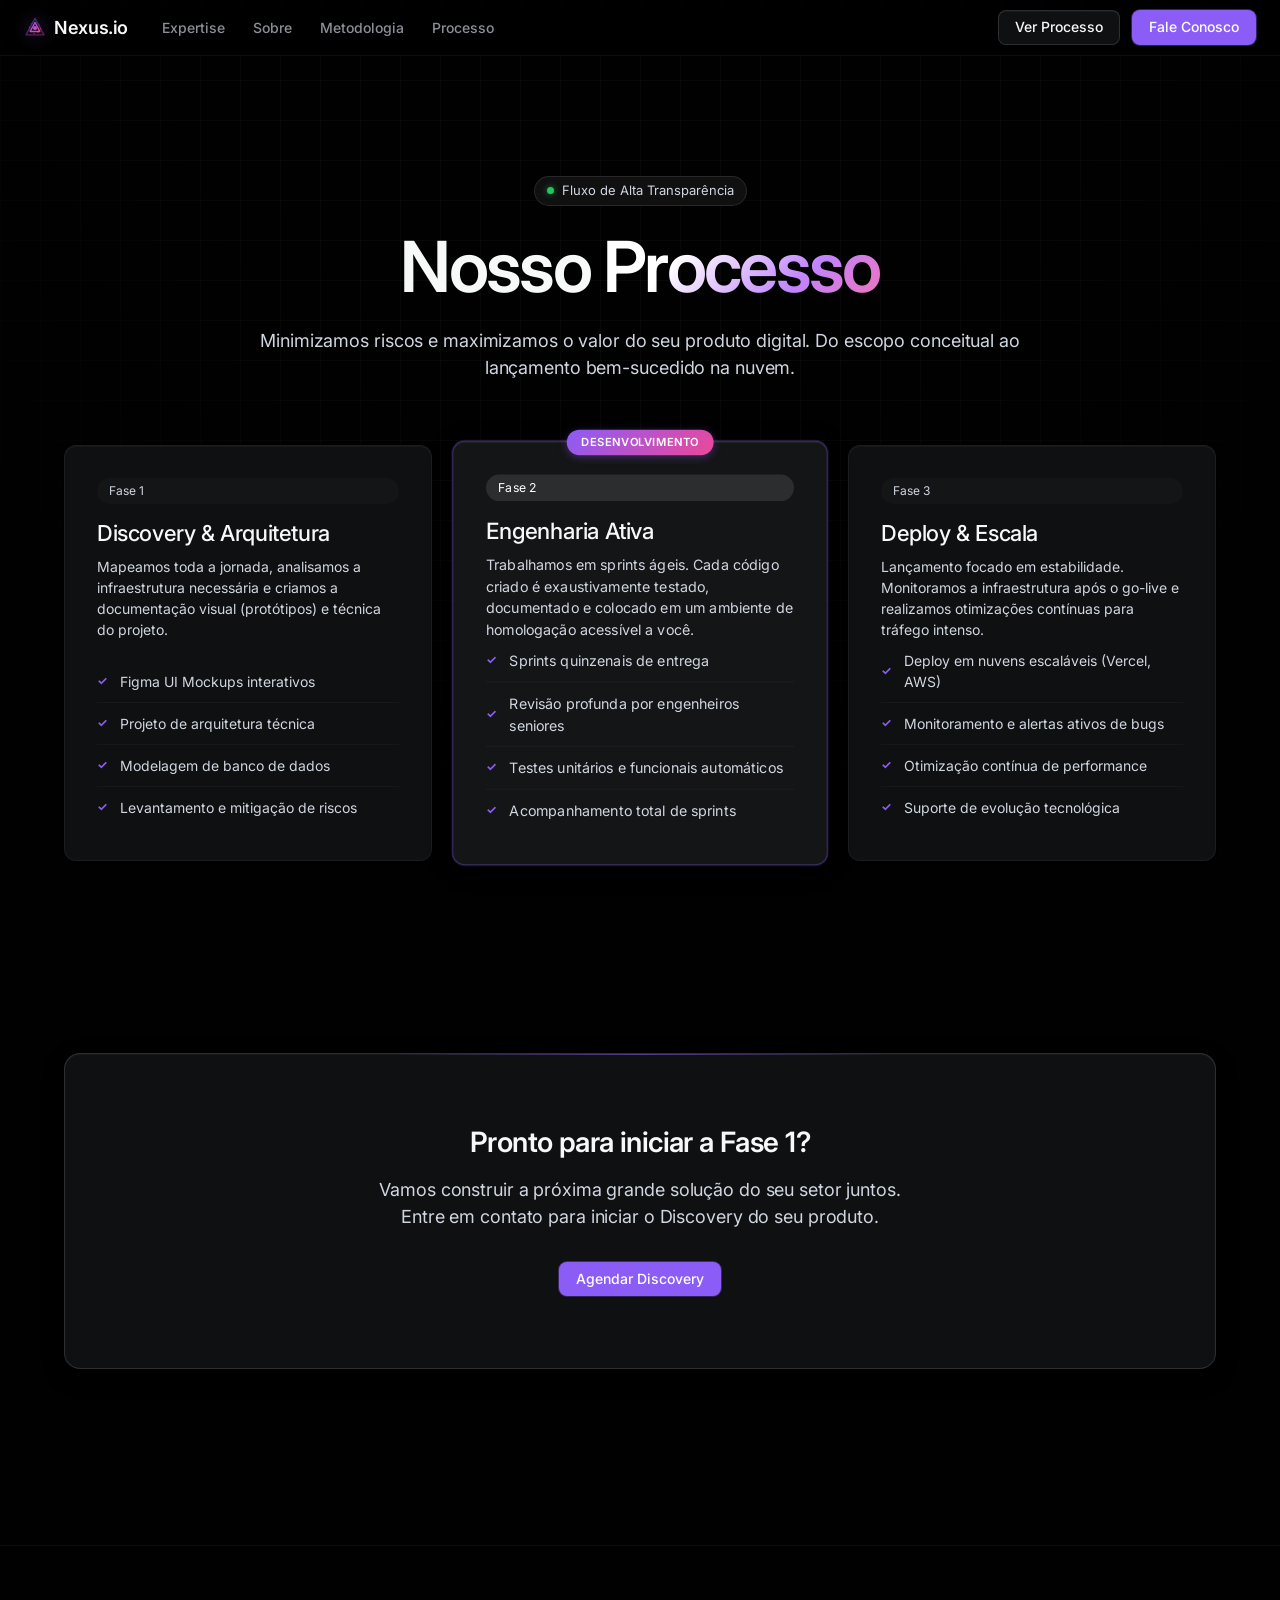
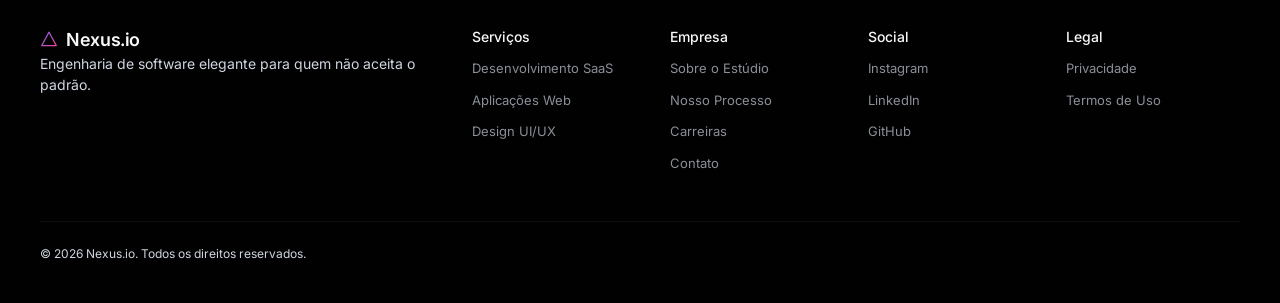
<file: processo.html>
<!DOCTYPE html>
<html lang="pt-BR">
<head>
    <meta charset="UTF-8">
    <meta name="viewport" content="width=device-width, initial-scale=1.0">
    <title>Nosso Processo | Nexus.io</title>
    <meta name="description" content="Saiba como a Nexus.io gerencia projetos de software de ponta a ponta com transparência e agilidade.">
    <link rel="preconnect" href="https://fonts.googleapis.com">
    <link rel="preconnect" href="https://fonts.gstatic.com" crossorigin>
    <link href="https://fonts.googleapis.com/css2?family=Inter:wght@400;500;600;700&family=JetBrains+Mono:wght@400;600&display=swap" rel="stylesheet">
    <link rel="stylesheet" href="style.css">
</head>
<body>
    <div class="bg-grid"></div>
    <nav class="top-nav">
        <div class="nav-left">
            <a href="nexusio.html" class="brand-mark">
                <!-- Inline SVG Logo -->
                <svg class="logo-svg" width="22" height="22" viewBox="0 0 32 32" fill="none" xmlns="http://www.w3.org/2000/svg" style="filter: drop-shadow(0 0 8px rgba(139, 92, 246, 0.6));">
                    <defs>
                        <linearGradient id="nexus-grad" x1="0%" y1="0%" x2="100%" y2="100%">
                            <stop offset="0%" stop-color="#8b5cf6" />
                            <stop offset="100%" stop-color="#ec4899" />
                        </linearGradient>
                    </defs>
                    <path d="M16 2 L29 26 H3 L16 2 Z" stroke="url(#nexus-grad)" stroke-width="2" stroke-linejoin="round" opacity="0.4" />
                    <path d="M16 8 L23 21 H9 L16 8 Z" stroke="url(#nexus-grad)" stroke-width="2" stroke-linejoin="round" />
                    <circle cx="16" cy="16" r="3" fill="url(#nexus-grad)" />
                    <circle cx="16" cy="16" r="8" stroke="url(#nexus-grad)" stroke-width="1" stroke-dasharray="3 3" opacity="0.6" />
                </svg>
                <span>Nexus.io</span>
            </a>
            <div class="nav-links">
                <a href="nexusio.html#expertise">Expertise</a>
                <a href="nexusio.html#sobre">Sobre</a>
                <a href="nexusio.html#metodo">Metodologia</a>
                <a href="processo.html">Processo</a>
            </div>
        </div>
        <div class="nav-right">
            <a href="processo.html" class="button-secondary">Ver Processo</a>
            <a href="https://wa.me/5588999999999?text=Olá!%20Gostaria%20de%20entender%20melhor%20o%20processo%20de%20desenvolvimento%20de%20vocês." target="_blank" class="button-primary">Fale Conosco</a>
        </div>
    </nav>

    <main style="padding: 120px 24px 80px;">
        <header class="text-center fade-in-up" style="max-width: 800px; margin: 0 auto 64px;">
            <div class="status-badge">
                <span class="badge-dot"></span>
                <span>Fluxo de Alta Transparência</span>
            </div>
            <h1 class="display-xl" style="margin-bottom: 24px;">Nosso <span class="text-gradient">Processo</span></h1>
            <p class="body-lg">Minimizamos riscos e maximizamos o valor do seu produto digital. Do escopo conceitual ao lançamento bem-sucedido na nuvem.</p>
        </header>

        <section class="fade-in-up" style="margin-bottom: 96px;">
            <div class="pricing-grid">
                <div class="pricing-card">
                    <div class="badge-pill" style="background: var(--surface-2); display: inline-block; padding: 4px 12px; border-radius: 999px; font-size: 12px; color: var(--ink-muted); margin-bottom: 16px;">Fase 1</div>
                    <h3 class="card-title">Discovery & Arquitetura</h3>
                    <p class="body-sm text-muted mt-2">Mapeamos toda a jornada, analisamos a infraestrutura necessária e criamos a documentação visual (protótipos) e técnica do projeto.</p>
                    <ul class="feature-list mt-4">
                        <li>Figma UI Mockups interativos</li>
                        <li>Projeto de arquitetura técnica</li>
                        <li>Modelagem de banco de dados</li>
                        <li>Levantamento e mitigação de riscos</li>
                    </ul>
                </div>
                
                <div class="pricing-card-featured">
                    <div class="popular-badge">Desenvolvimento</div>
                    <div class="badge-pill" style="background: rgba(255,255,255,0.1); display: inline-block; padding: 4px 12px; border-radius: 999px; font-size: 12px; color: #fff; margin-bottom: 16px;">Fase 2</div>
                    <h3 class="card-title">Engenharia Ativa</h3>
                    <p class="body-sm text-muted mt-2">Trabalhamos em sprints ágeis. Cada código criado é exaustivamente testado, documentado e colocado em um ambiente de homologação acessível a você.</p>
                    <ul class="feature-list mt-4">
                        <li>Sprints quinzenais de entrega</li>
                        <li>Revisão profunda por engenheiros seniores</li>
                        <li>Testes unitários e funcionais automáticos</li>
                        <li>Acompanhamento total de sprints</li>
                    </ul>
                </div>
                
                <div class="pricing-card">
                    <div class="badge-pill" style="background: var(--surface-2); display: inline-block; padding: 4px 12px; border-radius: 999px; font-size: 12px; color: var(--ink-muted); margin-bottom: 16px;">Fase 3</div>
                    <h3 class="card-title">Deploy & Escala</h3>
                    <p class="body-sm text-muted mt-2">Lançamento focado em estabilidade. Monitoramos a infraestrutura após o go-live e realizamos otimizações contínuas para tráfego intenso.</p>
                    <ul class="feature-list mt-4">
                        <li>Deploy em nuvens escaláveis (Vercel, AWS)</li>
                        <li>Monitoramento e alertas ativos de bugs</li>
                        <li>Otimização contínua de performance</li>
                        <li>Suporte de evolução tecnológica</li>
                    </ul>
                </div>
            </div>
        </section>

        <section class="cta-section fade-in-up">
            <div class="cta-banner">
                <h2 class="headline">Pronto para iniciar a Fase 1?</h2>
                <p class="body-lg text-muted">Vamos construir a próxima grande solução do seu setor juntos. Entre em contato para iniciar o Discovery do seu produto.</p>
                <div class="cta-actions">
                    <a href="https://wa.me/5588999999999?text=Olá!%20Gostaria%20de%20agendar%20o%20discovery%20do%20meu%20projeto%20com%20a%20Nexus.io." target="_blank" class="button-primary">Agendar Discovery</a>
                </div>
            </div>
        </section>
    </main>

    <footer class="footer">
        <div class="footer-content">
            <div class="footer-brand">
                <a href="nexusio.html" class="brand-mark mb-2">
                    <svg class="logo-svg" width="18" height="18" viewBox="0 0 32 32" fill="none" xmlns="http://www.w3.org/2000/svg">
                        <path d="M16 2 L29 26 H3 L16 2 Z" stroke="url(#nexus-grad)" stroke-width="2" stroke-linejoin="round" />
                    </svg>
                    <span>Nexus.io</span>
                </a>
                <p class="body-sm text-muted">Engenharia de software elegante para quem não aceita o padrão.</p>
            </div>
            <div class="footer-links">
                <div class="link-column">
                    <span class="body-sm font-medium text-ink mb-2">Serviços</span>
                    <a href="saas.html">Desenvolvimento SaaS</a>
                    <a href="web.html">Aplicações Web</a>
                    <a href="uiux.html">Design UI/UX</a>
                </div>
                <div class="link-column">
                    <span class="body-sm font-medium text-ink mb-2">Empresa</span>
                    <a href="nexusio.html#sobre">Sobre o Estúdio</a>
                    <a href="processo.html">Nosso Processo</a>
                    <a href="carreiras.html">Carreiras</a>
                    <a href="contato.html">Contato</a>
                </div>
                <div class="link-column">
                    <span class="body-sm font-medium text-ink mb-2">Social</span>
                    <a href="https://instagram.com/nexus.io.dev" target="_blank">Instagram</a>
                    <a href="https://linkedin.com/company/nexusio" target="_blank">LinkedIn</a>
                    <a href="https://github.com/nexusio" target="_blank">GitHub</a>
                </div>
                <div class="link-column">
                    <span class="body-sm font-medium text-ink mb-2">Legal</span>
                    <a href="privacidade.html">Privacidade</a>
                    <a href="termos.html">Termos de Uso</a>
                </div>
            </div>
        </div>
        <div class="footer-bottom mt-6">
            <p class="caption text-muted">&copy; 2026 Nexus.io. Todos os direitos reservados.</p>
        </div>
    </footer>
    <script src="script.js"></script>
</body>
</html>
</file>
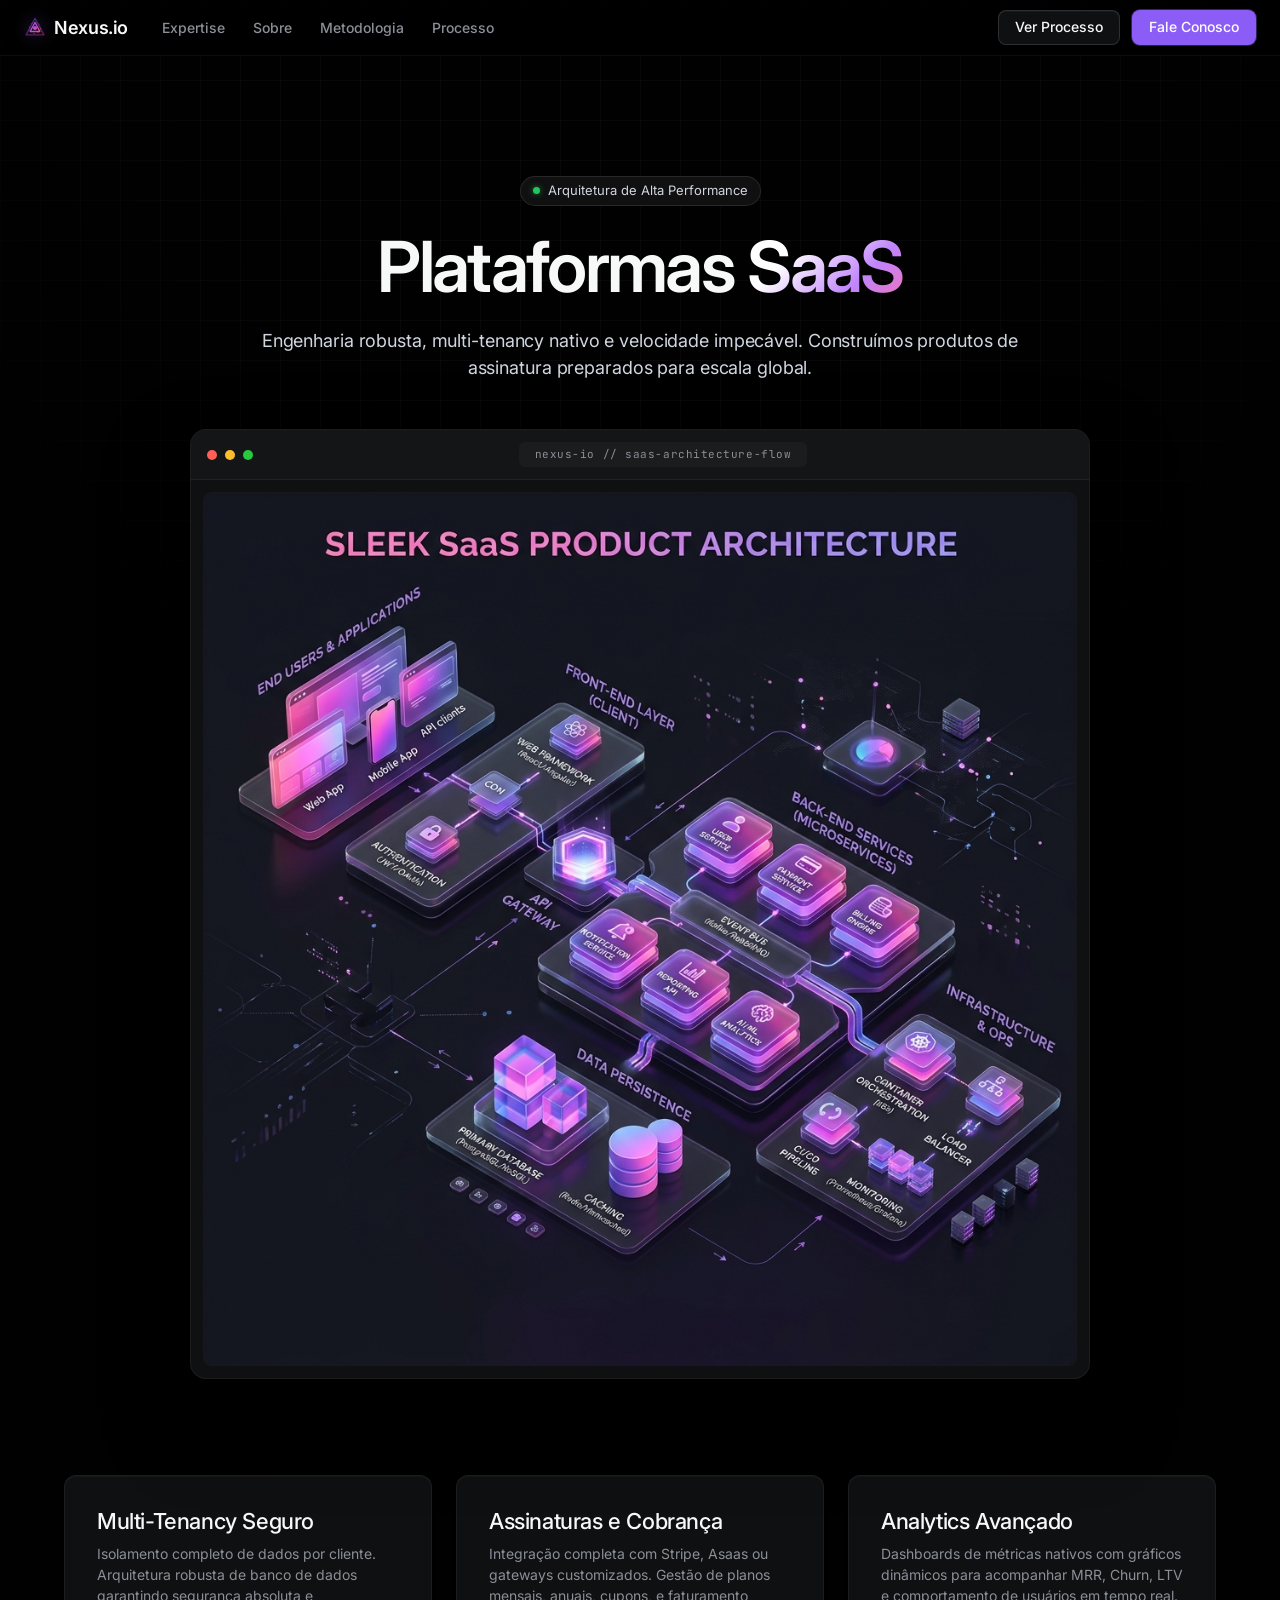
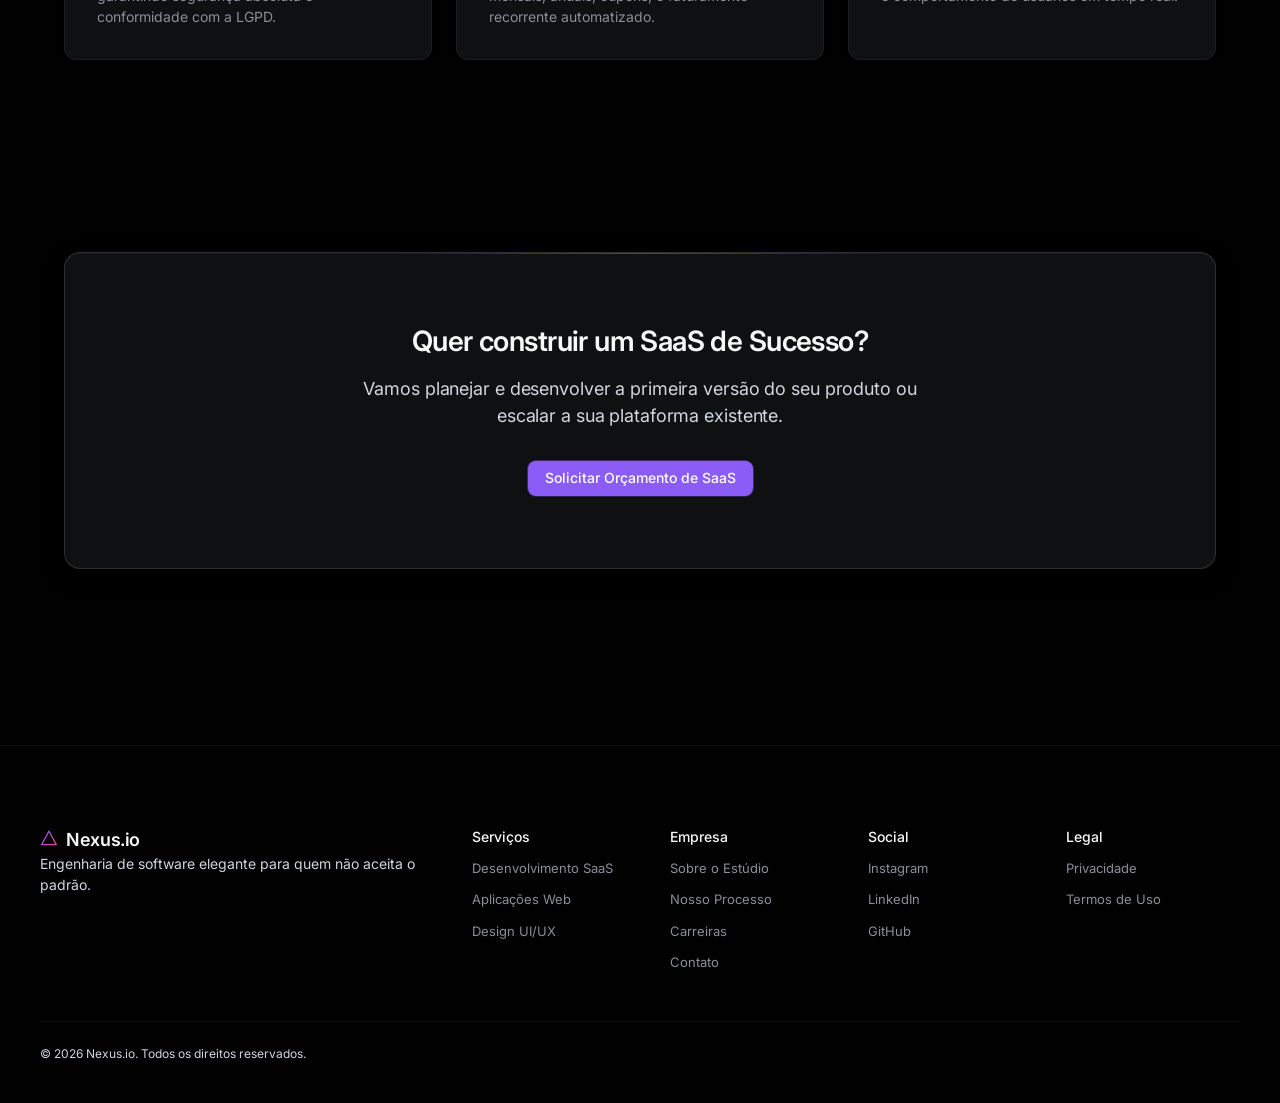
<file: saas.html>
<!DOCTYPE html>
<html lang="pt-BR">
<head>
    <meta charset="UTF-8">
    <meta name="viewport" content="width=device-width, initial-scale=1.0">
    <title>Desenvolvimento SaaS | Nexus.io</title>
    <meta name="description" content="Engenharia de Software escalável para produtos de assinatura. Do MVP ao enterprise.">
    <link rel="preconnect" href="https://fonts.googleapis.com">
    <link rel="preconnect" href="https://fonts.gstatic.com" crossorigin>
    <link href="https://fonts.googleapis.com/css2?family=Inter:wght@400;500;600;700&family=JetBrains+Mono:wght@400;600&display=swap" rel="stylesheet">
    <link rel="stylesheet" href="style.css">
</head>
<body>
    <div class="bg-grid"></div>
    <nav class="top-nav">
        <div class="nav-left">
            <a href="nexusio.html" class="brand-mark">
                <!-- Inline SVG Logo -->
                <svg class="logo-svg" width="22" height="22" viewBox="0 0 32 32" fill="none" xmlns="http://www.w3.org/2000/svg" style="filter: drop-shadow(0 0 8px rgba(139, 92, 246, 0.6));">
                    <defs>
                        <linearGradient id="nexus-grad" x1="0%" y1="0%" x2="100%" y2="100%">
                            <stop offset="0%" stop-color="#8b5cf6" />
                            <stop offset="100%" stop-color="#ec4899" />
                        </linearGradient>
                    </defs>
                    <path d="M16 2 L29 26 H3 L16 2 Z" stroke="url(#nexus-grad)" stroke-width="2" stroke-linejoin="round" opacity="0.4" />
                    <path d="M16 8 L23 21 H9 L16 8 Z" stroke="url(#nexus-grad)" stroke-width="2" stroke-linejoin="round" />
                    <circle cx="16" cy="16" r="3" fill="url(#nexus-grad)" />
                    <circle cx="16" cy="16" r="8" stroke="url(#nexus-grad)" stroke-width="1" stroke-dasharray="3 3" opacity="0.6" />
                </svg>
                <span>Nexus.io</span>
            </a>
            <div class="nav-links">
                <a href="nexusio.html#expertise">Expertise</a>
                <a href="nexusio.html#sobre">Sobre</a>
                <a href="nexusio.html#metodo">Metodologia</a>
                <a href="processo.html">Processo</a>
            </div>
        </div>
        <div class="nav-right">
            <a href="processo.html" class="button-secondary">Ver Processo</a>
            <a href="https://wa.me/5588999999999?text=Olá!%20Gostaria%20de%20um%20orçamento%20para%20desenvolvimento%20de%20um%20SaaS." target="_blank" class="button-primary">Fale Conosco</a>
        </div>
    </nav>

    <main style="padding: 120px 24px 80px;">
        <header class="text-center fade-in-up" style="max-width: 800px; margin: 0 auto 48px;">
            <div class="status-badge">
                <span class="badge-dot"></span>
                <span>Arquitetura de Alta Performance</span>
            </div>
            <h1 class="display-xl" style="margin-bottom: 24px;">Plataformas <span class="text-gradient">SaaS</span></h1>
            <p class="body-lg">Engenharia robusta, multi-tenancy nativo e velocidade impecável. Construímos produtos de assinatura preparados para escala global.</p>
        </header>

        <!-- Illustration explaining the service -->
        <div class="product-showcase fade-in-up" style="margin-bottom: 96px; max-width: 900px; margin-left: auto; margin-right: auto;">
            <div class="glow-orb" style="top: 20%; width: 500px; height: 300px;"></div>
            <div class="product-screenshot-card" style="transform: none;">
                <div class="mockup-header">
                    <div class="mockup-dots"><span></span><span></span><span></span></div>
                    <div class="mockup-title">nexus-io // saas-architecture-flow</div>
                </div>
                <img src="saas.png" alt="Fluxo explicativo de arquitetura SaaS da Nexus.io" class="dashboard-img">
            </div>
        </div>

        <section class="fade-in-up" style="margin-bottom: 96px;">
            <div class="features-grid">
                <div class="feature-card">
                    <h3 class="card-title">Multi-Tenancy Seguro</h3>
                    <p class="body-sm mt-2" style="color: var(--ink-subtle)">Isolamento completo de dados por cliente. Arquitetura robusta de banco de dados garantindo segurança absoluta e conformidade com a LGPD.</p>
                </div>
                <div class="feature-card">
                    <h3 class="card-title">Assinaturas e Cobrança</h3>
                    <p class="body-sm mt-2" style="color: var(--ink-subtle)">Integração completa com Stripe, Asaas ou gateways customizados. Gestão de planos mensais, anuais, cupons, e faturamento recorrente automatizado.</p>
                </div>
                <div class="feature-card">
                    <h3 class="card-title">Analytics Avançado</h3>
                    <p class="body-sm mt-2" style="color: var(--ink-subtle)">Dashboards de métricas nativos com gráficos dinâmicos para acompanhar MRR, Churn, LTV e comportamento de usuários em tempo real.</p>
                </div>
            </div>
        </section>

        <section class="cta-section fade-in-up">
            <div class="cta-banner">
                <h2 class="headline">Quer construir um SaaS de Sucesso?</h2>
                <p class="body-lg text-muted">Vamos planejar e desenvolver a primeira versão do seu produto ou escalar a sua plataforma existente.</p>
                <div class="cta-actions">
                    <a href="https://wa.me/5588999999999?text=Olá!%20Gostaria%20de%20solicitar%20um%20orçamento%20para%20o%20desenvolvimento%20do%20meu%20SaaS%20com%20a%20Nexus.io." target="_blank" class="button-primary">Solicitar Orçamento de SaaS</a>
                </div>
            </div>
        </section>
    </main>

    <footer class="footer">
        <div class="footer-content">
            <div class="footer-brand">
                <a href="nexusio.html" class="brand-mark mb-2">
                    <svg class="logo-svg" width="18" height="18" viewBox="0 0 32 32" fill="none" xmlns="http://www.w3.org/2000/svg">
                        <path d="M16 2 L29 26 H3 L16 2 Z" stroke="url(#nexus-grad)" stroke-width="2" stroke-linejoin="round" />
                    </svg>
                    <span>Nexus.io</span>
                </a>
                <p class="body-sm text-muted">Engenharia de software elegante para quem não aceita o padrão.</p>
            </div>
            <div class="footer-links">
                <div class="link-column">
                    <span class="body-sm font-medium text-ink mb-2">Serviços</span>
                    <a href="saas.html">Desenvolvimento SaaS</a>
                    <a href="web.html">Aplicações Web</a>
                    <a href="uiux.html">Design UI/UX</a>
                </div>
                <div class="link-column">
                    <span class="body-sm font-medium text-ink mb-2">Empresa</span>
                    <a href="nexusio.html#sobre">Sobre o Estúdio</a>
                    <a href="processo.html">Nosso Processo</a>
                    <a href="carreiras.html">Carreiras</a>
                    <a href="contato.html">Contato</a>
                </div>
                <div class="link-column">
                    <span class="body-sm font-medium text-ink mb-2">Social</span>
                    <a href="https://instagram.com/nexus.io.dev" target="_blank">Instagram</a>
                    <a href="https://linkedin.com/company/nexusio" target="_blank">LinkedIn</a>
                    <a href="https://github.com/nexusio" target="_blank">GitHub</a>
                </div>
                <div class="link-column">
                    <span class="body-sm font-medium text-ink mb-2">Legal</span>
                    <a href="privacidade.html">Privacidade</a>
                    <a href="termos.html">Termos de Uso</a>
                </div>
            </div>
        </div>
        <div class="footer-bottom mt-6">
            <p class="caption text-muted">&copy; 2026 Nexus.io. Todos os direitos reservados.</p>
        </div>
    </footer>
    <script src="script.js"></script>
</body>
</html>
</file>
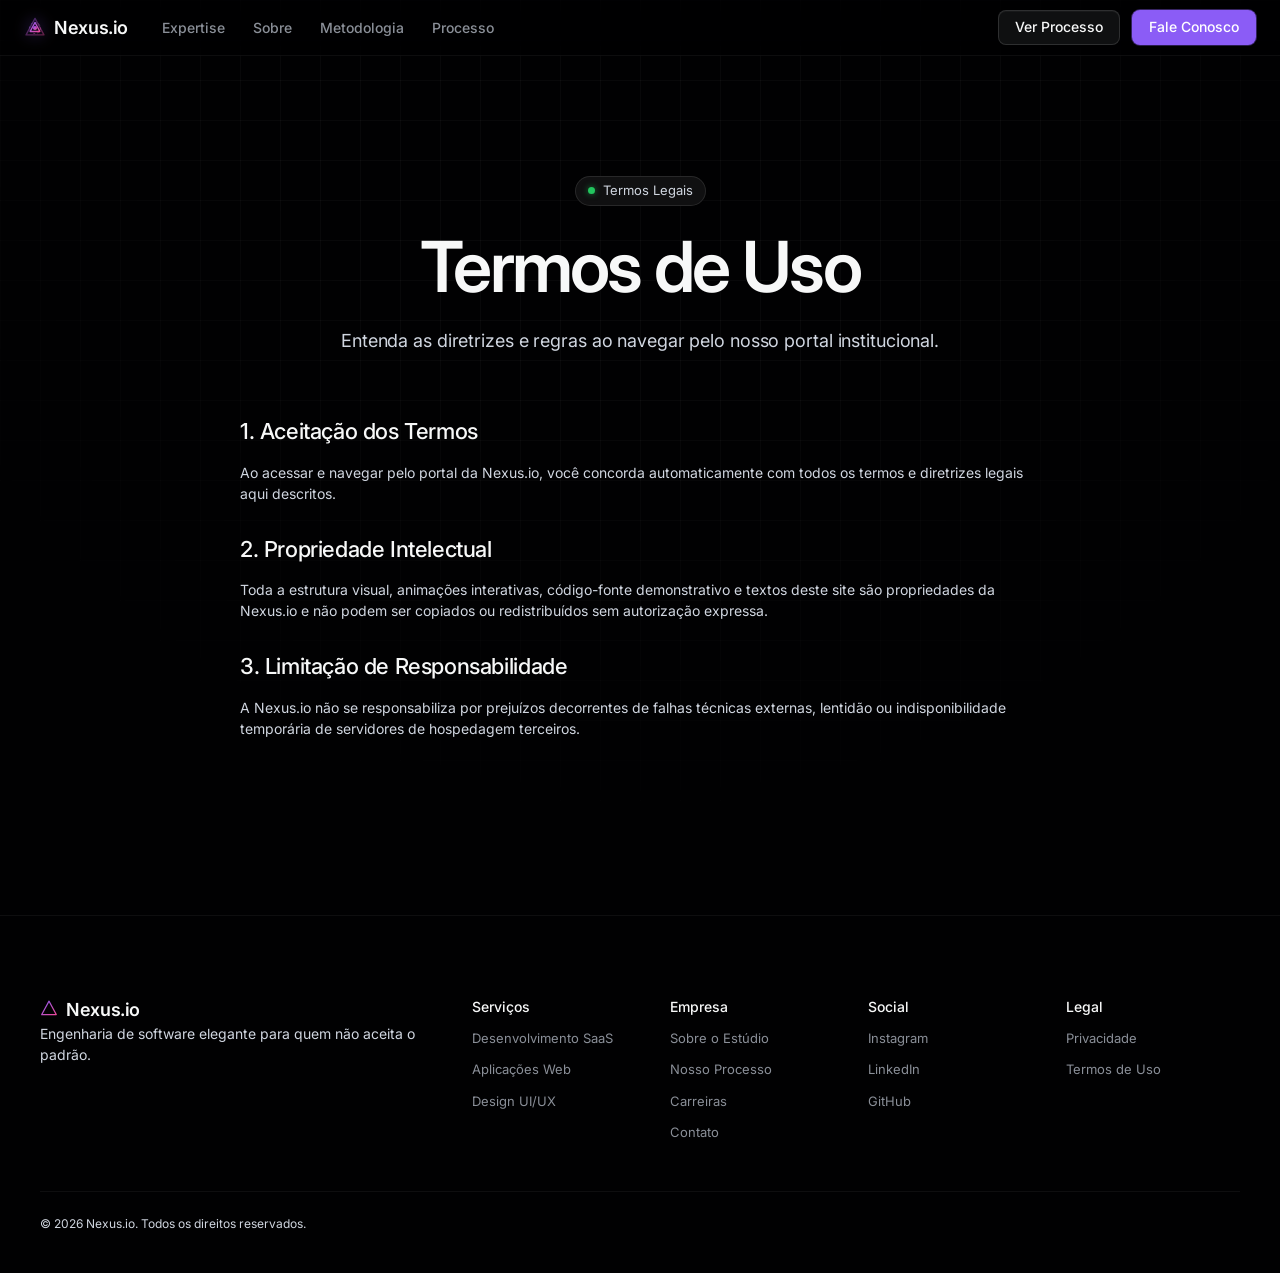
<file: termos.html>
<!DOCTYPE html>
<html lang="pt-BR">
<head>
    <meta charset="UTF-8">
    <meta name="viewport" content="width=device-width, initial-scale=1.0">
    <title>Termos de Uso | Nexus.io</title>
    <meta name="description" content="Termos de uso e diretrizes da Nexus.io.">
    <link rel="preconnect" href="https://fonts.googleapis.com">
    <link rel="preconnect" href="https://fonts.gstatic.com" crossorigin>
    <link href="https://fonts.googleapis.com/css2?family=Inter:wght@400;500;600;700&family=JetBrains+Mono:wght@400;600&display=swap" rel="stylesheet">
    <link rel="stylesheet" href="style.css">
</head>
<body>
    <div class="bg-grid"></div>
    <nav class="top-nav">
        <div class="nav-left">
            <a href="nexusio.html" class="brand-mark">
                <!-- Inline SVG Logo -->
                <svg class="logo-svg" width="22" height="22" viewBox="0 0 32 32" fill="none" xmlns="http://www.w3.org/2000/svg" style="filter: drop-shadow(0 0 8px rgba(139, 92, 246, 0.6));">
                    <defs>
                        <linearGradient id="nexus-grad" x1="0%" y1="0%" x2="100%" y2="100%">
                            <stop offset="0%" stop-color="#8b5cf6" />
                            <stop offset="100%" stop-color="#ec4899" />
                        </linearGradient>
                    </defs>
                    <path d="M16 2 L29 26 H3 L16 2 Z" stroke="url(#nexus-grad)" stroke-width="2" stroke-linejoin="round" opacity="0.4" />
                    <path d="M16 8 L23 21 H9 L16 8 Z" stroke="url(#nexus-grad)" stroke-width="2" stroke-linejoin="round" />
                    <circle cx="16" cy="16" r="3" fill="url(#nexus-grad)" />
                    <circle cx="16" cy="16" r="8" stroke="url(#nexus-grad)" stroke-width="1" stroke-dasharray="3 3" opacity="0.6" />
                </svg>
                <span>Nexus.io</span>
            </a>
            <div class="nav-links">
                <a href="nexusio.html#expertise">Expertise</a>
                <a href="nexusio.html#sobre">Sobre</a>
                <a href="nexusio.html#metodo">Metodologia</a>
                <a href="processo.html">Processo</a>
            </div>
        </div>
        <div class="nav-right">
            <a href="processo.html" class="button-secondary">Ver Processo</a>
            <a href="https://wa.me/5588999999999?text=Olá!%20Achei%20o%20site%20da%20Nexus.io." target="_blank" class="button-primary">Fale Conosco</a>
        </div>
    </nav>

    <main style="padding: 120px 24px 80px;">
        <header class="text-center fade-in-up" style="max-width: 800px; margin: 0 auto 64px;">
            <div class="status-badge">
                <span class="badge-dot"></span>
                <span>Termos Legais</span>
            </div>
            <h1 class="display-xl" style="margin-bottom: 24px;">Termos de Uso</h1>
            <p class="body-lg">Entenda as diretrizes e regras ao navegar pelo nosso portal institucional.</p>
        </header>

        <section class="fade-in-up" style="max-width: 800px; margin: 0 auto 96px; color: var(--ink-muted); line-height: 1.8;">
            <h2 class="card-title text-ink" style="margin-top: 32px; margin-bottom: 16px;">1. Aceitação dos Termos</h2>
            <p class="body-sm" style="margin-bottom: 24px;">Ao acessar e navegar pelo portal da Nexus.io, você concorda automaticamente com todos os termos e diretrizes legais aqui descritos.</p>
            
            <h2 class="card-title text-ink" style="margin-top: 32px; margin-bottom: 16px;">2. Propriedade Intelectual</h2>
            <p class="body-sm" style="margin-bottom: 24px;">Toda a estrutura visual, animações interativas, código-fonte demonstrativo e textos deste site são propriedades da Nexus.io e não podem ser copiados ou redistribuídos sem autorização expressa.</p>
            
            <h2 class="card-title text-ink" style="margin-top: 32px; margin-bottom: 16px;">3. Limitação de Responsabilidade</h2>
            <p class="body-sm">A Nexus.io não se responsabiliza por prejuízos decorrentes de falhas técnicas externas, lentidão ou indisponibilidade temporária de servidores de hospedagem terceiros.</p>
        </section>
    </main>

    <footer class="footer">
        <div class="footer-content">
            <div class="footer-brand">
                <a href="nexusio.html" class="brand-mark mb-2">
                    <svg class="logo-svg" width="18" height="18" viewBox="0 0 32 32" fill="none" xmlns="http://www.w3.org/2000/svg">
                        <path d="M16 2 L29 26 H3 L16 2 Z" stroke="url(#nexus-grad)" stroke-width="2" stroke-linejoin="round" />
                    </svg>
                    <span>Nexus.io</span>
                </a>
                <p class="body-sm text-muted">Engenharia de software elegante para quem não aceita o padrão.</p>
            </div>
            <div class="footer-links">
                <div class="link-column">
                    <span class="body-sm font-medium text-ink mb-2">Serviços</span>
                    <a href="saas.html">Desenvolvimento SaaS</a>
                    <a href="web.html">Aplicações Web</a>
                    <a href="uiux.html">Design UI/UX</a>
                </div>
                <div class="link-column">
                    <span class="body-sm font-medium text-ink mb-2">Empresa</span>
                    <a href="nexusio.html#sobre">Sobre o Estúdio</a>
                    <a href="processo.html">Nosso Processo</a>
                    <a href="carreiras.html">Carreiras</a>
                    <a href="contato.html">Contato</a>
                </div>
                <div class="link-column">
                    <span class="body-sm font-medium text-ink mb-2">Social</span>
                    <a href="https://instagram.com/nexus.io.dev" target="_blank">Instagram</a>
                    <a href="https://linkedin.com/company/nexusio" target="_blank">LinkedIn</a>
                    <a href="https://github.com/nexusio" target="_blank">GitHub</a>
                </div>
                <div class="link-column">
                    <span class="body-sm font-medium text-ink mb-2">Legal</span>
                    <a href="privacidade.html">Privacidade</a>
                    <a href="termos.html">Termos de Uso</a>
                </div>
            </div>
        </div>
        <div class="footer-bottom mt-6">
            <p class="caption text-muted">&copy; 2026 Nexus.io. Todos os direitos reservados.</p>
        </div>
    </footer>
    <script src="script.js"></script>
</body>
</html>
</file>
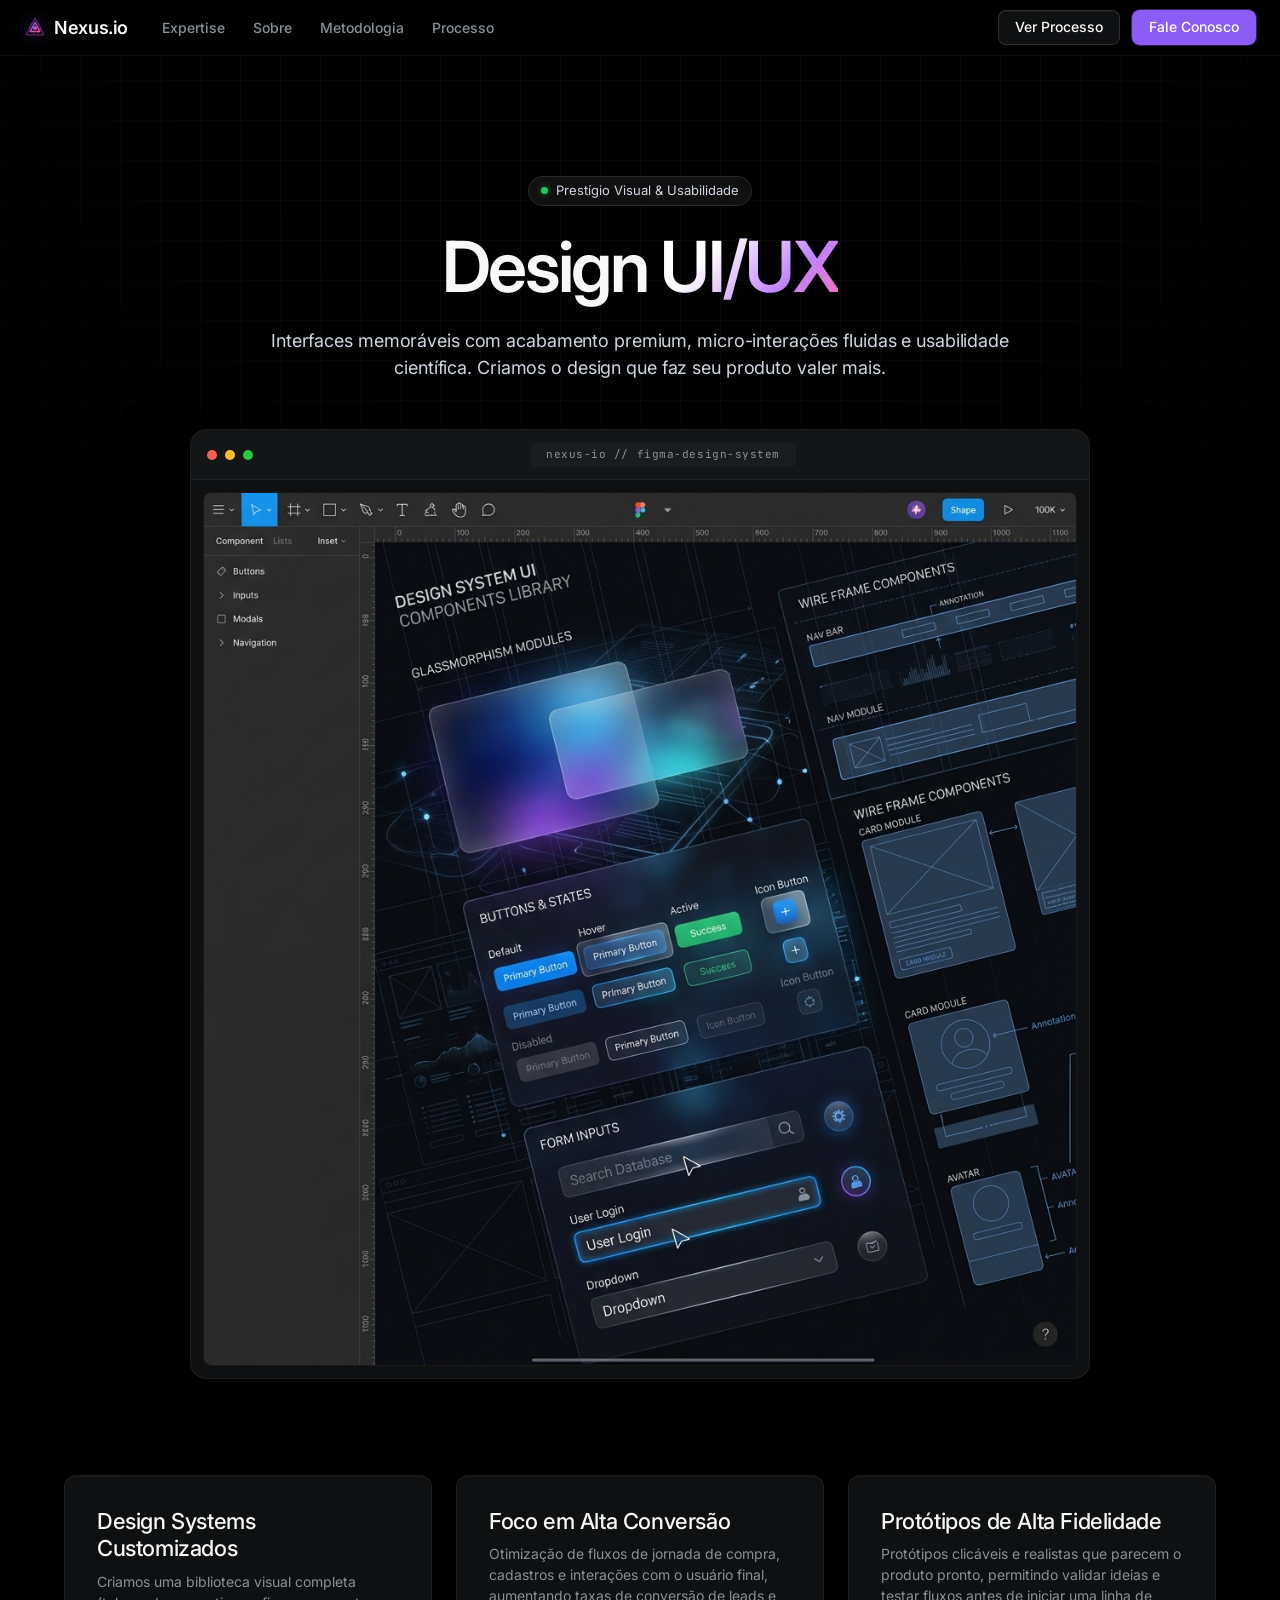
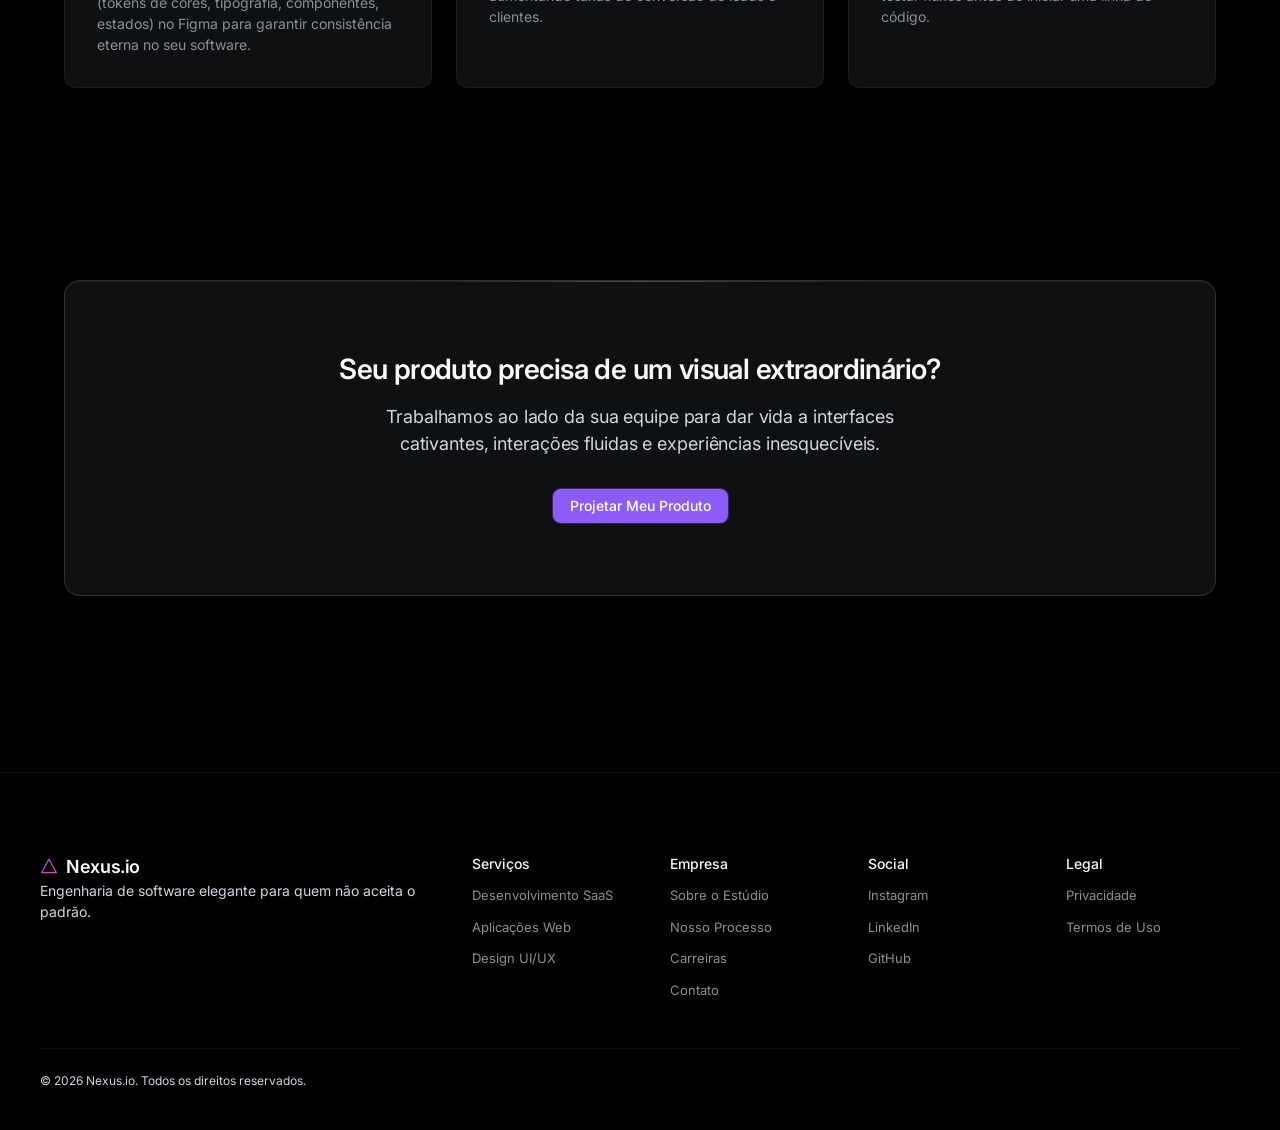
<file: uiux.html>
<!DOCTYPE html>
<html lang="pt-BR">
<head>
    <meta charset="UTF-8">
    <meta name="viewport" content="width=device-width, initial-scale=1.0">
    <title>Design UI/UX Premium | Nexus.io</title>
    <meta name="description" content="Design de interfaces digitais sofisticadas, sistemas de design consistentes e alta usabilidade.">
    <link rel="preconnect" href="https://fonts.googleapis.com">
    <link rel="preconnect" href="https://fonts.gstatic.com" crossorigin>
    <link href="https://fonts.googleapis.com/css2?family=Inter:wght@400;500;600;700&family=JetBrains+Mono:wght@400;600&display=swap" rel="stylesheet">
    <link rel="stylesheet" href="style.css">
</head>
<body>
    <div class="bg-grid"></div>
    <nav class="top-nav">
        <div class="nav-left">
            <a href="nexusio.html" class="brand-mark">
                <!-- Inline SVG Logo -->
                <svg class="logo-svg" width="22" height="22" viewBox="0 0 32 32" fill="none" xmlns="http://www.w3.org/2000/svg" style="filter: drop-shadow(0 0 8px rgba(139, 92, 246, 0.6));">
                    <defs>
                        <linearGradient id="nexus-grad" x1="0%" y1="0%" x2="100%" y2="100%">
                            <stop offset="0%" stop-color="#8b5cf6" />
                            <stop offset="100%" stop-color="#ec4899" />
                        </linearGradient>
                    </defs>
                    <path d="M16 2 L29 26 H3 L16 2 Z" stroke="url(#nexus-grad)" stroke-width="2" stroke-linejoin="round" opacity="0.4" />
                    <path d="M16 8 L23 21 H9 L16 8 Z" stroke="url(#nexus-grad)" stroke-width="2" stroke-linejoin="round" />
                    <circle cx="16" cy="16" r="3" fill="url(#nexus-grad)" />
                    <circle cx="16" cy="16" r="8" stroke="url(#nexus-grad)" stroke-width="1" stroke-dasharray="3 3" opacity="0.6" />
                </svg>
                <span>Nexus.io</span>
            </a>
            <div class="nav-links">
                <a href="nexusio.html#expertise">Expertise</a>
                <a href="nexusio.html#sobre">Sobre</a>
                <a href="nexusio.html#metodo">Metodologia</a>
                <a href="processo.html">Processo</a>
            </div>
        </div>
        <div class="nav-right">
            <a href="processo.html" class="button-secondary">Ver Processo</a>
            <a href="https://wa.me/5588999999999?text=Olá!%20Gostaria%20de%20um%20orçamento%20para%20design%20UI/UX." target="_blank" class="button-primary">Fale Conosco</a>
        </div>
    </nav>

    <main style="padding: 120px 24px 80px;">
        <header class="text-center fade-in-up" style="max-width: 800px; margin: 0 auto 48px;">
            <div class="status-badge">
                <span class="badge-dot"></span>
                <span>Prestígio Visual & Usabilidade</span>
            </div>
            <h1 class="display-xl" style="margin-bottom: 24px;">Design <span class="text-gradient">UI/UX</span></h1>
            <p class="body-lg">Interfaces memoráveis com acabamento premium, micro-interações fluidas e usabilidade científica. Criamos o design que faz seu produto valer mais.</p>
        </header>

        <!-- Illustration explaining the service -->
        <div class="product-showcase fade-in-up" style="margin-bottom: 96px; max-width: 900px; margin-left: auto; margin-right: auto;">
            <div class="glow-orb" style="top: 20%; width: 500px; height: 300px;"></div>
            <div class="product-screenshot-card" style="transform: none;">
                <div class="mockup-header">
                    <div class="mockup-dots"><span></span><span></span><span></span></div>
                    <div class="mockup-title">nexus-io // figma-design-system</div>
                </div>
                <img src="uiux.png" alt="Fluxo explicativo de Design UI/UX da Nexus.io" class="dashboard-img">
            </div>
        </div>

        <section class="fade-in-up" style="margin-bottom: 96px;">
            <div class="features-grid">
                <div class="feature-card">
                    <h3 class="card-title">Design Systems Customizados</h3>
                    <p class="body-sm mt-2" style="color: var(--ink-subtle)">Criamos uma biblioteca visual completa (tokens de cores, tipografia, componentes, estados) no Figma para garantir consistência eterna no seu software.</p>
                </div>
                <div class="feature-card">
                    <h3 class="card-title">Foco em Alta Conversão</h3>
                    <p class="body-sm mt-2" style="color: var(--ink-subtle)">Otimização de fluxos de jornada de compra, cadastros e interações com o usuário final, aumentando taxas de conversão de leads e clientes.</p>
                </div>
                <div class="feature-card">
                    <h3 class="card-title">Protótipos de Alta Fidelidade</h3>
                    <p class="body-sm mt-2" style="color: var(--ink-subtle)">Protótipos clicáveis e realistas que parecem o produto pronto, permitindo validar ideias e testar fluxos antes de iniciar uma linha de código.</p>
                </div>
            </div>
        </section>

        <section class="cta-section fade-in-up">
            <div class="cta-banner">
                <h2 class="headline">Seu produto precisa de um visual extraordinário?</h2>
                <p class="body-lg text-muted">Trabalhamos ao lado da sua equipe para dar vida a interfaces cativantes, interações fluidas e experiências inesquecíveis.</p>
                <div class="cta-actions">
                    <a href="https://wa.me/5588999999999?text=Olá!%20Gostaria%20de%20criar%20uma%20interface%20premium%20com%20a%20Nexus.io." target="_blank" class="button-primary">Projetar Meu Produto</a>
                </div>
            </div>
        </section>
    </main>

    <footer class="footer">
        <div class="footer-content">
            <div class="footer-brand">
                <a href="nexusio.html" class="brand-mark mb-2">
                    <svg class="logo-svg" width="18" height="18" viewBox="0 0 32 32" fill="none" xmlns="http://www.w3.org/2000/svg">
                        <path d="M16 2 L29 26 H3 L16 2 Z" stroke="url(#nexus-grad)" stroke-width="2" stroke-linejoin="round" />
                    </svg>
                    <span>Nexus.io</span>
                </a>
                <p class="body-sm text-muted">Engenharia de software elegante para quem não aceita o padrão.</p>
            </div>
            <div class="footer-links">
                <div class="link-column">
                    <span class="body-sm font-medium text-ink mb-2">Serviços</span>
                    <a href="saas.html">Desenvolvimento SaaS</a>
                    <a href="web.html">Aplicações Web</a>
                    <a href="uiux.html">Design UI/UX</a>
                </div>
                <div class="link-column">
                    <span class="body-sm font-medium text-ink mb-2">Empresa</span>
                    <a href="nexusio.html#sobre">Sobre o Estúdio</a>
                    <a href="processo.html">Nosso Processo</a>
                    <a href="carreiras.html">Carreiras</a>
                    <a href="contato.html">Contato</a>
                </div>
                <div class="link-column">
                    <span class="body-sm font-medium text-ink mb-2">Social</span>
                    <a href="https://instagram.com/nexus.io.dev" target="_blank">Instagram</a>
                    <a href="https://linkedin.com/company/nexusio" target="_blank">LinkedIn</a>
                    <a href="https://github.com/nexusio" target="_blank">GitHub</a>
                </div>
                <div class="link-column">
                    <span class="body-sm font-medium text-ink mb-2">Legal</span>
                    <a href="privacidade.html">Privacidade</a>
                    <a href="termos.html">Termos de Uso</a>
                </div>
            </div>
        </div>
        <div class="footer-bottom mt-6">
            <p class="caption text-muted">&copy; 2026 Nexus.io. Todos os direitos reservados.</p>
        </div>
    </footer>
    <script src="script.js"></script>
</body>
</html>
</file>
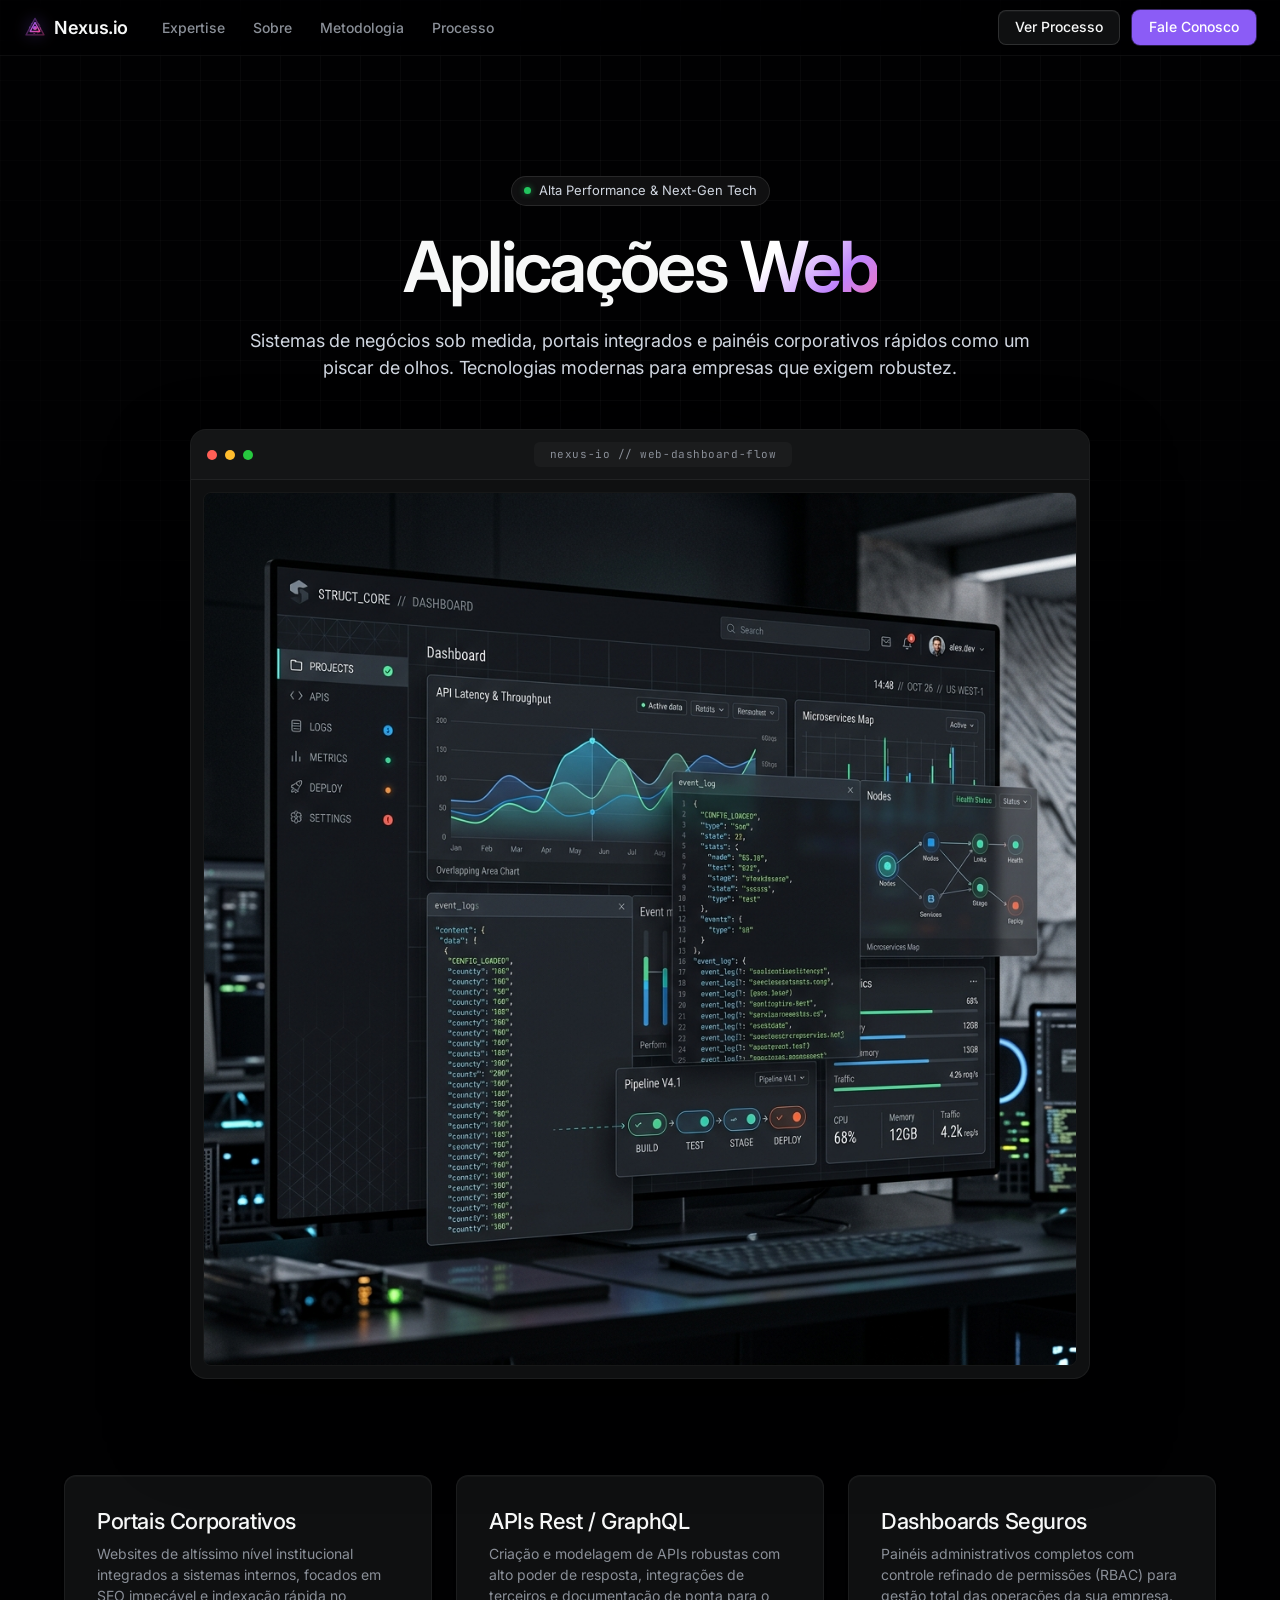
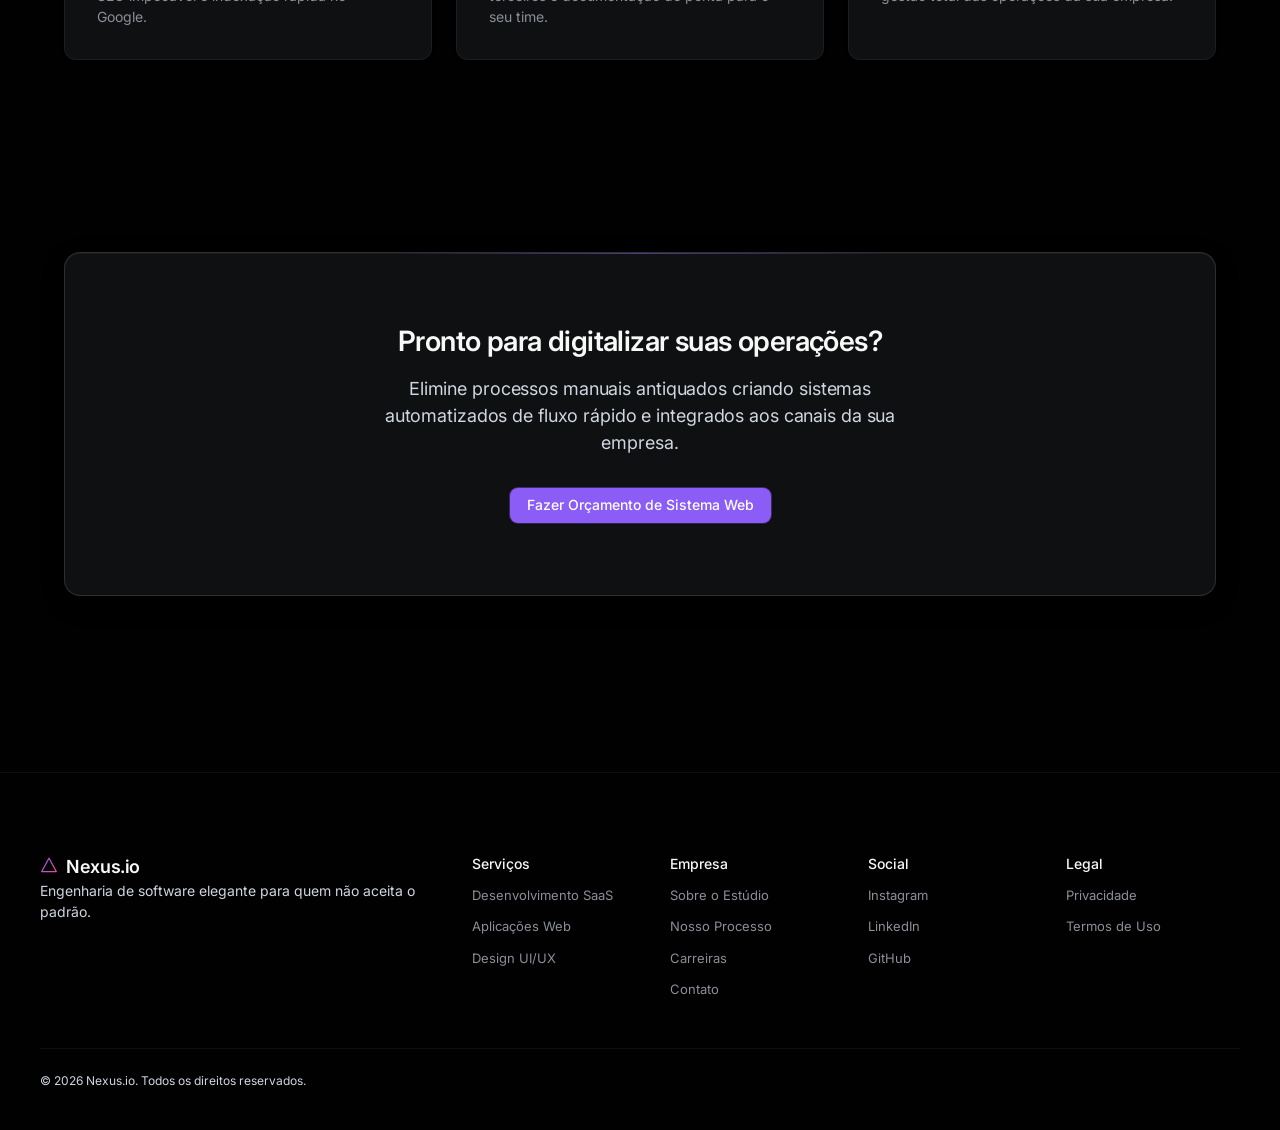
<file: web.html>
<!DOCTYPE html>
<html lang="pt-BR">
<head>
    <meta charset="UTF-8">
    <meta name="viewport" content="width=device-width, initial-scale=1.0">
    <title>Aplicações Web Premium | Nexus.io</title>
    <meta name="description" content="Desenvolvimento de aplicações web customizadas, rápidas, seguras e prontas para crescer.">
    <link rel="preconnect" href="https://fonts.googleapis.com">
    <link rel="preconnect" href="https://fonts.gstatic.com" crossorigin>
    <link href="https://fonts.googleapis.com/css2?family=Inter:wght@400;500;600;700&family=JetBrains+Mono:wght@400;600&display=swap" rel="stylesheet">
    <link rel="stylesheet" href="style.css">
</head>
<body>
    <div class="bg-grid"></div>
    <nav class="top-nav">
        <div class="nav-left">
            <a href="nexusio.html" class="brand-mark">
                <!-- Inline SVG Logo -->
                <svg class="logo-svg" width="22" height="22" viewBox="0 0 32 32" fill="none" xmlns="http://www.w3.org/2000/svg" style="filter: drop-shadow(0 0 8px rgba(139, 92, 246, 0.6));">
                    <defs>
                        <linearGradient id="nexus-grad" x1="0%" y1="0%" x2="100%" y2="100%">
                            <stop offset="0%" stop-color="#8b5cf6" />
                            <stop offset="100%" stop-color="#ec4899" />
                        </linearGradient>
                    </defs>
                    <path d="M16 2 L29 26 H3 L16 2 Z" stroke="url(#nexus-grad)" stroke-width="2" stroke-linejoin="round" opacity="0.4" />
                    <path d="M16 8 L23 21 H9 L16 8 Z" stroke="url(#nexus-grad)" stroke-width="2" stroke-linejoin="round" />
                    <circle cx="16" cy="16" r="3" fill="url(#nexus-grad)" />
                    <circle cx="16" cy="16" r="8" stroke="url(#nexus-grad)" stroke-width="1" stroke-dasharray="3 3" opacity="0.6" />
                </svg>
                <span>Nexus.io</span>
            </a>
            <div class="nav-links">
                <a href="nexusio.html#expertise">Expertise</a>
                <a href="nexusio.html#sobre">Sobre</a>
                <a href="nexusio.html#metodo">Metodologia</a>
                <a href="processo.html">Processo</a>
            </div>
        </div>
        <div class="nav-right">
            <a href="processo.html" class="button-secondary">Ver Processo</a>
            <a href="https://wa.me/5588999999999?text=Olá!%20Gostaria%20de%20um%20orçamento%20para%20desenvolvimento%20de%20uma%20aplicação%20web." target="_blank" class="button-primary">Fale Conosco</a>
        </div>
    </nav>

    <main style="padding: 120px 24px 80px;">
        <header class="text-center fade-in-up" style="max-width: 800px; margin: 0 auto 48px;">
            <div class="status-badge">
                <span class="badge-dot"></span>
                <span>Alta Performance & Next-Gen Tech</span>
            </div>
            <h1 class="display-xl" style="margin-bottom: 24px;">Aplicações <span class="text-gradient">Web</span></h1>
            <p class="body-lg">Sistemas de negócios sob medida, portais integrados e painéis corporativos rápidos como um piscar de olhos. Tecnologias modernas para empresas que exigem robustez.</p>
        </header>

        <!-- Illustration explaining the service -->
        <div class="product-showcase fade-in-up" style="margin-bottom: 96px; max-width: 900px; margin-left: auto; margin-right: auto;">
            <div class="glow-orb" style="top: 20%; width: 500px; height: 300px;"></div>
            <div class="product-screenshot-card" style="transform: none;">
                <div class="mockup-header">
                    <div class="mockup-dots"><span></span><span></span><span></span></div>
                    <div class="mockup-title">nexus-io // web-dashboard-flow</div>
                </div>
                <img src="web.png" alt="Fluxo de sistema web explicativo da Nexus.io" class="dashboard-img">
            </div>
        </div>

        <section class="fade-in-up" style="margin-bottom: 96px;">
            <div class="features-grid">
                <div class="feature-card">
                    <h3 class="card-title">Portais Corporativos</h3>
                    <p class="body-sm mt-2" style="color: var(--ink-subtle)">Websites de altíssimo nível institucional integrados a sistemas internos, focados em SEO impecável e indexação rápida no Google.</p>
                </div>
                <div class="feature-card">
                    <h3 class="card-title">APIs Rest / GraphQL</h3>
                    <p class="body-sm mt-2" style="color: var(--ink-subtle)">Criação e modelagem de APIs robustas com alto poder de resposta, integrações de terceiros e documentação de ponta para o seu time.</p>
                </div>
                <div class="feature-card">
                    <h3 class="card-title">Dashboards Seguros</h3>
                    <p class="body-sm mt-2" style="color: var(--ink-subtle)">Painéis administrativos completos com controle refinado de permissões (RBAC) para gestão total das operações da sua empresa.</p>
                </div>
            </div>
        </section>

        <section class="cta-section fade-in-up">
            <div class="cta-banner">
                <h2 class="headline">Pronto para digitalizar suas operações?</h2>
                <p class="body-lg text-muted">Elimine processos manuais antiquados criando sistemas automatizados de fluxo rápido e integrados aos canais da sua empresa.</p>
                <div class="cta-actions">
                    <a href="https://wa.me/5588999999999?text=Olá!%20Gostaria%20de%20desenvolver%20um%20sistema%20web%20sob%20medida%20com%20a%20Nexus.io." target="_blank" class="button-primary">Fazer Orçamento de Sistema Web</a>
                </div>
            </div>
        </section>
    </main>

    <footer class="footer">
        <div class="footer-content">
            <div class="footer-brand">
                <a href="nexusio.html" class="brand-mark mb-2">
                    <svg class="logo-svg" width="18" height="18" viewBox="0 0 32 32" fill="none" xmlns="http://www.w3.org/2000/svg">
                        <path d="M16 2 L29 26 H3 L16 2 Z" stroke="url(#nexus-grad)" stroke-width="2" stroke-linejoin="round" />
                    </svg>
                    <span>Nexus.io</span>
                </a>
                <p class="body-sm text-muted">Engenharia de software elegante para quem não aceita o padrão.</p>
            </div>
            <div class="footer-links">
                <div class="link-column">
                    <span class="body-sm font-medium text-ink mb-2">Serviços</span>
                    <a href="saas.html">Desenvolvimento SaaS</a>
                    <a href="web.html">Aplicações Web</a>
                    <a href="uiux.html">Design UI/UX</a>
                </div>
                <div class="link-column">
                    <span class="body-sm font-medium text-ink mb-2">Empresa</span>
                    <a href="nexusio.html#sobre">Sobre o Estúdio</a>
                    <a href="processo.html">Nosso Processo</a>
                    <a href="carreiras.html">Carreiras</a>
                    <a href="contato.html">Contato</a>
                </div>
                <div class="link-column">
                    <span class="body-sm font-medium text-ink mb-2">Social</span>
                    <a href="https://instagram.com/nexus.io.dev" target="_blank">Instagram</a>
                    <a href="https://linkedin.com/company/nexusio" target="_blank">LinkedIn</a>
                    <a href="https://github.com/nexusio" target="_blank">GitHub</a>
                </div>
                <div class="link-column">
                    <span class="body-sm font-medium text-ink mb-2">Legal</span>
                    <a href="privacidade.html">Privacidade</a>
                    <a href="termos.html">Termos de Uso</a>
                </div>
            </div>
        </div>
        <div class="footer-bottom mt-6">
            <p class="caption text-muted">&copy; 2026 Nexus.io. Todos os direitos reservados.</p>
        </div>
    </footer>
    <script src="script.js"></script>
</body>
</html>
</file>
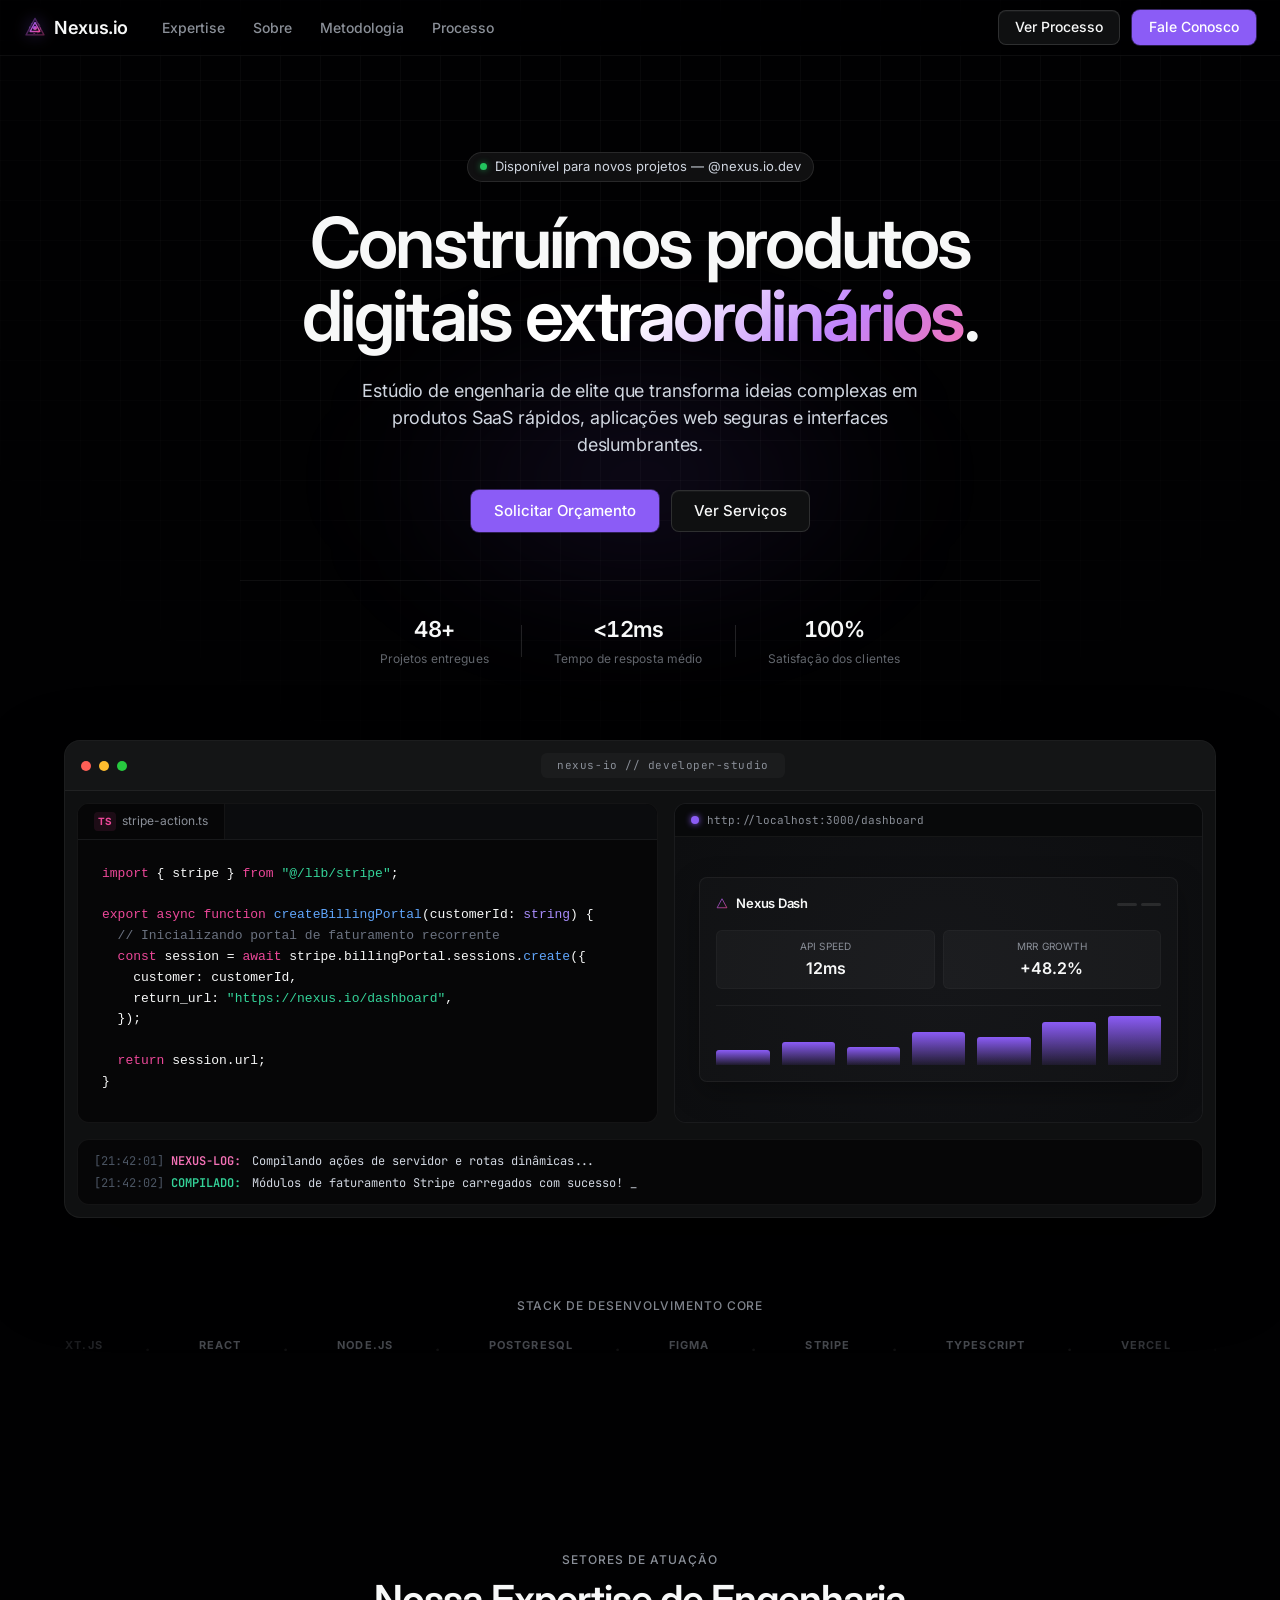
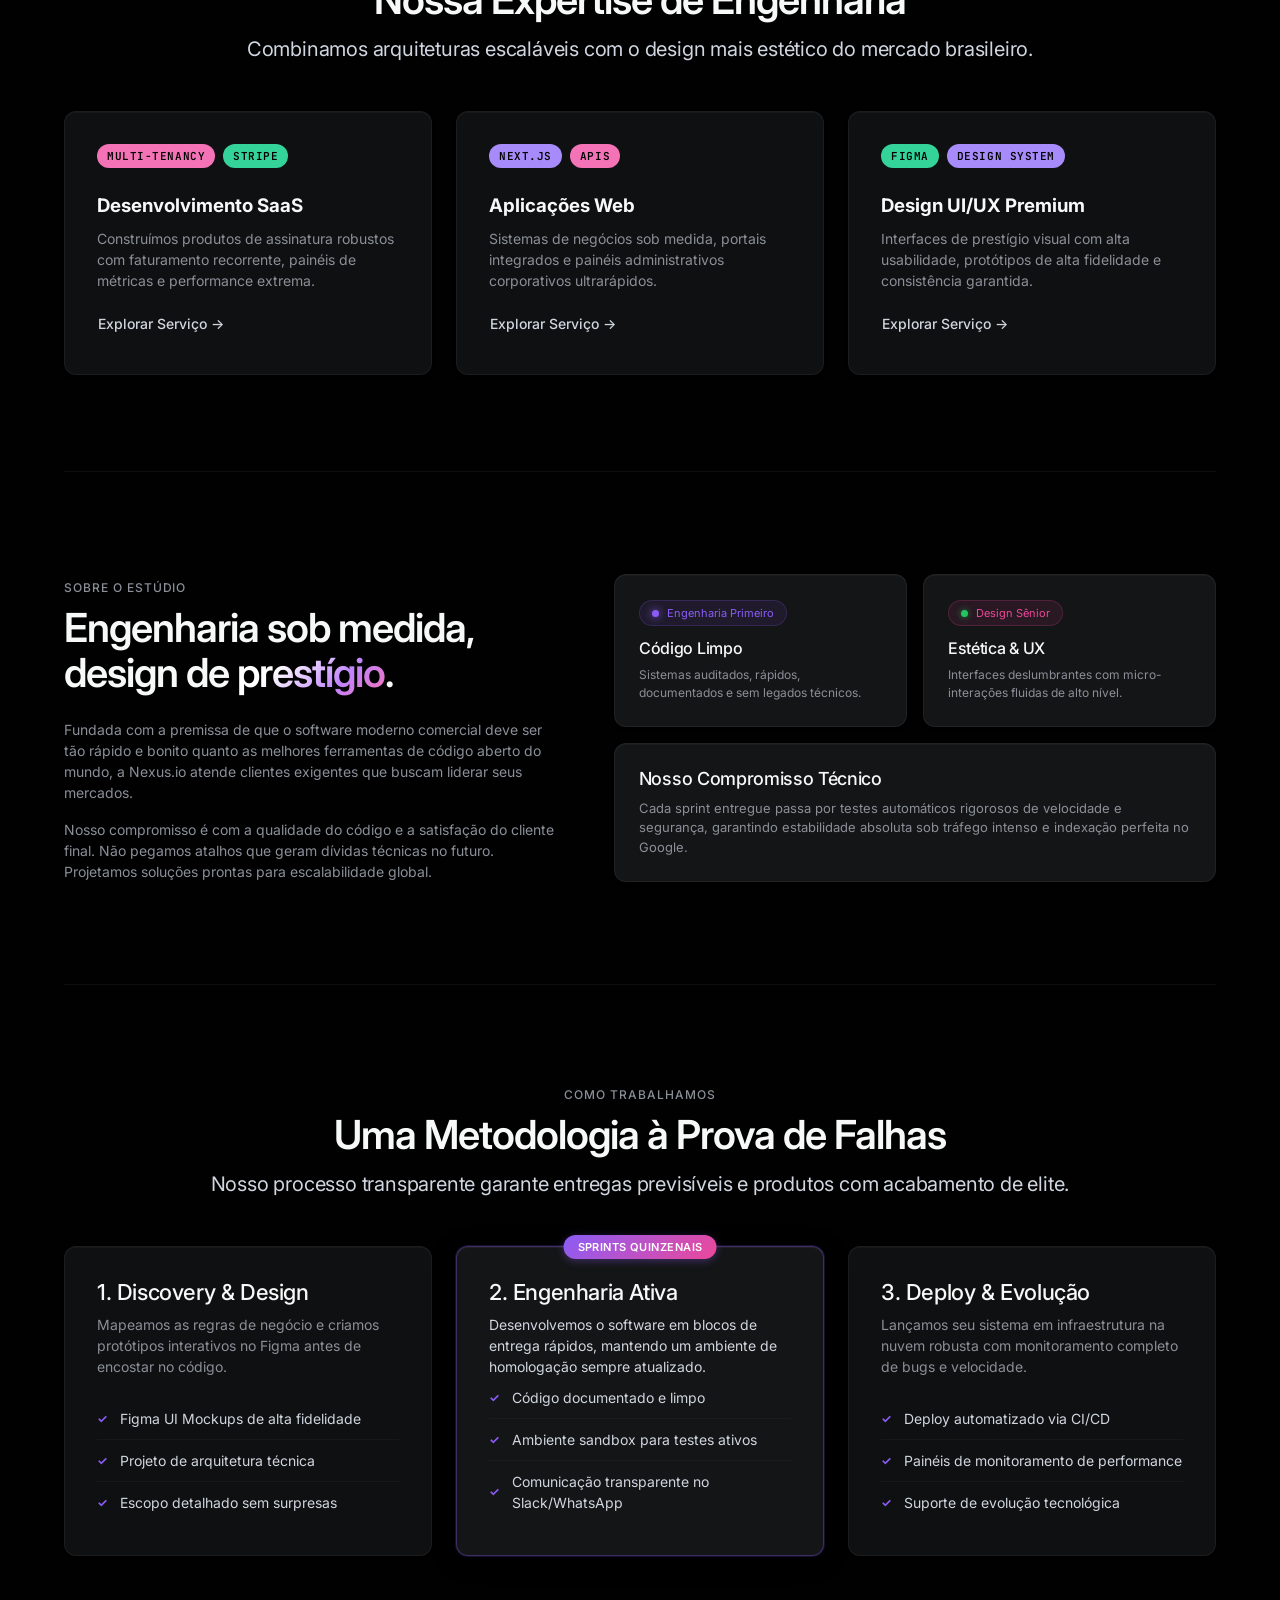
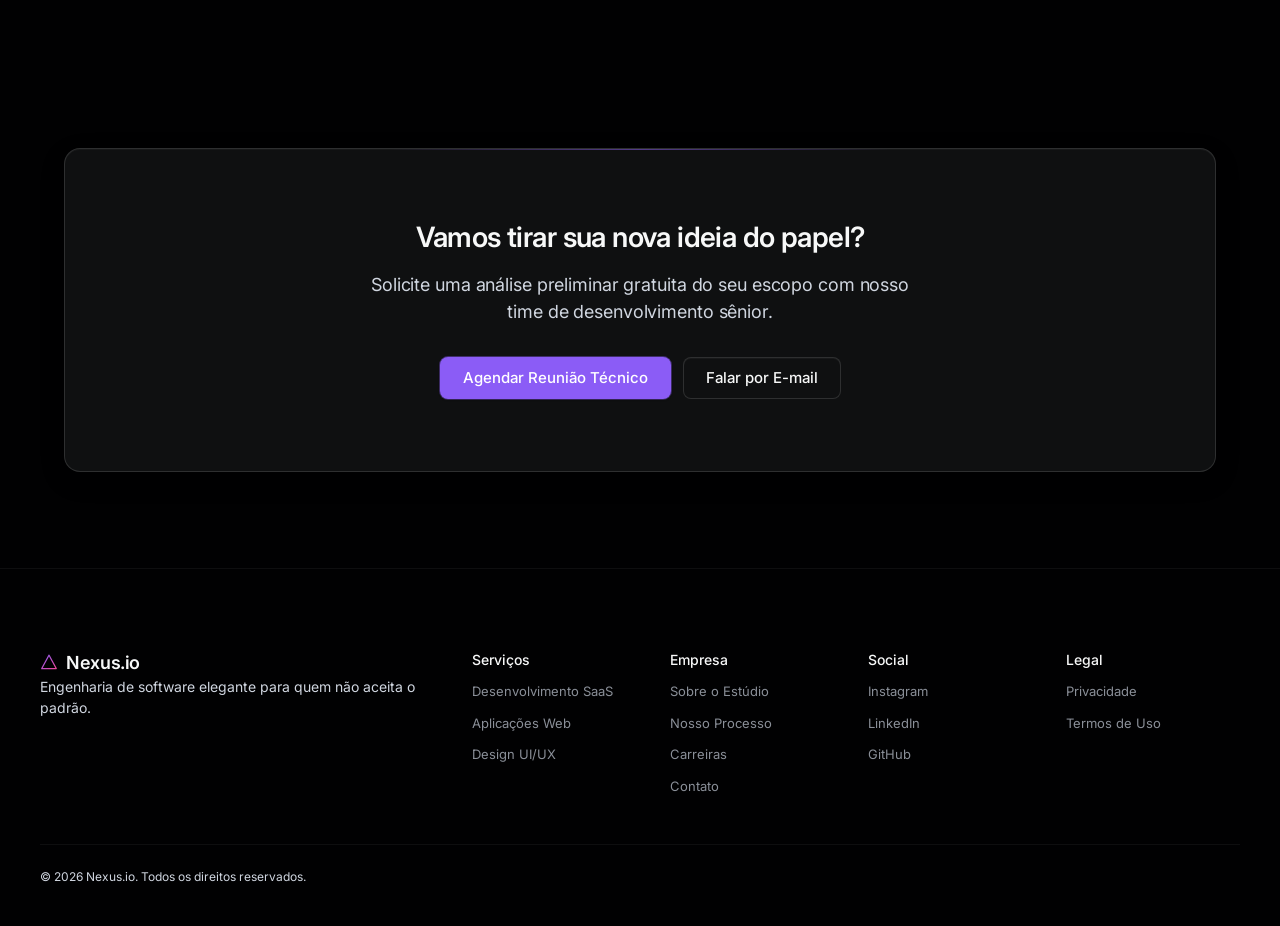
<file: NovaSaaS/nexusio.html>
<!DOCTYPE html>
<html lang="pt-BR">
<head>
    <meta charset="UTF-8">
    <meta name="viewport" content="width=device-width, initial-scale=1.0">
    <title>Nexus.io | Engenharia de Software & Design Premium</title>
    <meta name="description" content="Estúdio premium de engenharia de software e design de interfaces. SaaS, plataformas de alta escalabilidade e aplicações web rápidas.">
    <!-- Google Fonts -->
    <link rel="preconnect" href="https://fonts.googleapis.com">
    <link rel="preconnect" href="https://fonts.gstatic.com" crossorigin>
    <link href="https://fonts.googleapis.com/css2?family=Inter:wght@400;500;600;700&family=JetBrains+Mono:wght@400;600&display=swap" rel="stylesheet">
    <link rel="stylesheet" href="style.css">
</head>
<body>
    <div class="bg-grid"></div>
    <nav class="top-nav">
        <div class="nav-left">
            <a href="nexusio.html" class="brand-mark">
                <!-- Inline SVG Logo (Interlocking Nexus Geometry) -->
                <svg class="logo-svg" width="22" height="22" viewBox="0 0 32 32" fill="none" xmlns="http://www.w3.org/2000/svg" style="filter: drop-shadow(0 0 8px rgba(139, 92, 246, 0.6));">
                    <defs>
                        <linearGradient id="nexus-grad" x1="0%" y1="0%" x2="100%" y2="100%">
                            <stop offset="0%" stop-color="#8b5cf6" />
                            <stop offset="100%" stop-color="#ec4899" />
                        </linearGradient>
                    </defs>
                    <path d="M16 2 L29 26 H3 L16 2 Z" stroke="url(#nexus-grad)" stroke-width="2" stroke-linejoin="round" opacity="0.4" />
                    <path d="M16 8 L23 21 H9 L16 8 Z" stroke="url(#nexus-grad)" stroke-width="2" stroke-linejoin="round" />
                    <circle cx="16" cy="16" r="3" fill="url(#nexus-grad)" />
                    <circle cx="16" cy="16" r="8" stroke="url(#nexus-grad)" stroke-width="1" stroke-dasharray="3 3" opacity="0.6" />
                </svg>
                <span>Nexus.io</span>
            </a>
            <div class="nav-links">
                <a href="#expertise">Expertise</a>
                <a href="#sobre">Sobre</a>
                <a href="#metodo">Metodologia</a>
                <a href="processo.html">Processo</a>
            </div>
        </div>
        <div class="nav-right">
            <a href="processo.html" class="button-secondary">Ver Processo</a>
            <a href="https://wa.me/5588999999999?text=Olá!%20Gostaria%20de%20um%20orçamento%20para%20desenvolver%20um%20projeto%20com%20a%20Nexus.io." target="_blank" class="button-primary">Fale Conosco</a>
        </div>
        <button class="mobile-menu-toggle">☰</button>
    </nav>

    <main>
        <section class="hero-section">
            <div class="hero-content fade-in-up">
                <div class="status-badge" onclick="window.open('https://instagram.com/nexus.io.dev', '_blank')">
                    <span class="badge-dot"></span>
                    <span>Disponível para novos projetos &mdash; @nexus.io.dev</span>
                </div>
                <h1 class="display-xl">Construímos produtos digitais <span class="text-gradient">extraordinários</span>.</h1>
                <p class="body-lg hero-subhead">Estúdio de engenharia de elite que transforma ideias complexas em produtos SaaS rápidos, aplicações web seguras e interfaces deslumbrantes.</p>
                <div class="hero-ctas">
                    <a href="https://wa.me/5588999999999?text=Olá!%20Quero%20fazer%20um%20orçamento%20para%20meu%20projeto." target="_blank" class="button-primary button-large">Solicitar Orçamento</a>
                    <a href="#expertise" class="button-secondary button-large">Ver Serviços</a>
                </div>
                <!-- Stats row — social proof numbers (Linear/Vercel pattern) -->
                <div class="hero-stats">
                    <div class="hero-stat">
                        <span class="hero-stat-value">48+</span>
                        <span class="hero-stat-label">Projetos entregues</span>
                    </div>
                    <div class="hero-stat-divider"></div>
                    <div class="hero-stat">
                        <span class="hero-stat-value">&lt;12ms</span>
                        <span class="hero-stat-label">Tempo de resposta médio</span>
                    </div>
                    <div class="hero-stat-divider"></div>
                    <div class="hero-stat">
                        <span class="hero-stat-value">100%</span>
                        <span class="hero-stat-label">Satisfação dos clientes</span>
                    </div>
                </div>
            </div>

            <!-- Glowing cosmos orb behind the product mockup -->
            <div class="glow-orb"></div>

            <!-- Interactive Cursor-style Product Showcase -->
            <div class="product-showcase fade-in-up">
                <div class="product-screenshot-card">
                    <div class="mockup-header">
                        <div class="mockup-dots">
                            <span></span><span></span><span></span>
                        </div>
                        <div class="mockup-title">nexus-io // developer-studio</div>
                    </div>
                    <div class="showcase-container">
                        <!-- Left Panel: The Code (Cursor style with Next.js Stripe action code) -->
                        <div class="ide-panel">
                            <div class="ide-header-bar">
                                <div class="ide-tab">
                                    <span class="tab-icon">TS</span>
                                    <span>stripe-action.ts</span>
                                </div>
                            </div>
                            <div class="code-area">
                                <pre><code><span class="keyword">import</span> { stripe } <span class="keyword">from</span> <span class="string">"@/lib/stripe"</span>;

<span class="keyword">export async function</span> <span class="function">createBillingPortal</span>(customerId: <span class="class">string</span>) {
  <span class="comment">// Inicializando portal de faturamento recorrente</span>
  <span class="keyword">const</span> session = <span class="keyword">await</span> stripe.billingPortal.sessions.<span class="function">create</span>({
    customer: customerId,
    return_url: <span class="string">"https://nexus.io/dashboard"</span>,
  });

  <span class="keyword">return</span> session.url;
}</code></pre>
                            </div>
                        </div>

                        <!-- Right Panel: Live UI Showcase (React/Next.js dashboard mockup) -->
                        <div class="preview-panel">
                            <div class="preview-header">
                                <div class="preview-dot"></div>
                                <div class="preview-url">http://localhost:3000/dashboard</div>
                            </div>
                            <div class="preview-content">
                                <div class="mini-dash">
                                    <div class="mini-header">
                                        <div class="brand-mark" style="font-size: 13px;">
                                            <!-- Mini inline logo -->
                                            <svg class="logo-svg" width="12" height="12" viewBox="0 0 32 32" fill="none" xmlns="http://www.w3.org/2000/svg">
                                                <path d="M16 2 L29 26 H3 L16 2 Z" stroke="url(#nexus-grad)" stroke-width="2" stroke-linejoin="round" />
                                            </svg>
                                            <span>Nexus Dash</span>
                                        </div>
                                        <div class="mini-nav-lines">
                                            <span></span><span></span>
                                        </div>
                                    </div>
                                    <div class="mini-metrics">
                                        <div class="metric-card">
                                            <span class="metric-label">API Speed</span>
                                            <span class="metric-val" id="api-speed">12ms</span>
                                        </div>
                                        <div class="metric-card">
                                            <span class="metric-label">MRR Growth</span>
                                            <span class="metric-val" id="mrr-growth">+48.2%</span>
                                        </div>
                                    </div>
                                    <div class="mini-chart-container">
                                        <div class="mini-chart-bar" style="height: 30%"></div>
                                        <div class="mini-chart-bar" style="height: 45%"></div>
                                        <div class="mini-chart-bar" style="height: 35%"></div>
                                        <div class="mini-chart-bar" style="height: 65%"></div>
                                        <div class="mini-chart-bar" style="height: 55%"></div>
                                        <div class="mini-chart-bar" style="height: 85%"></div>
                                        <div class="mini-chart-bar" style="height: 95%"></div>
                                    </div>
                                </div>
                            </div>
                        </div>
                    </div>
                    
                    <!-- Console output at the bottom -->
                    <div class="console-panel">
                        <div class="console-line">
                            <span class="console-time">[21:42:01]</span>
                            <span class="console-tag tag-ai">NEXUS-LOG:</span>
                            <span>Compilando ações de servidor e rotas dinâmicas...</span>
                        </div>
                        <div class="console-line">
                            <span class="console-time">[21:42:02]</span>
                            <span class="console-tag tag-success">COMPILADO:</span>
                            <span>Módulos de faturamento Stripe carregados com sucesso!</span> <span class="cursor-blink">_</span>
                        </div>
                    </div>
                </div>
            </div>
        </section>

        <!-- Tech Stack Marquee -->
        <section class="logo-marquee">
            <p class="eyebrow text-center">Stack de desenvolvimento core</p>
            <div class="marquee-container">
                <div class="marquee-track">
                    <span class="customer-logo">Next.js</span>
                    <span class="customer-logo">React</span>
                    <span class="customer-logo">Node.js</span>
                    <span class="customer-logo">PostgreSQL</span>
                    <span class="customer-logo">Figma</span>
                    <span class="customer-logo">Stripe</span>
                    <span class="customer-logo">TypeScript</span>
                    <span class="customer-logo">Vercel</span>
                    <!-- Duplicate for infinite scroll -->
                    <span class="customer-logo">Next.js</span>
                    <span class="customer-logo">React</span>
                    <span class="customer-logo">Node.js</span>
                    <span class="customer-logo">PostgreSQL</span>
                    <span class="customer-logo">Figma</span>
                    <span class="customer-logo">Stripe</span>
                    <span class="customer-logo">TypeScript</span>
                    <span class="customer-logo">Vercel</span>
                </div>
            </div>
        </section>

        <!-- Expertise Section -->
        <section id="expertise" class="features-section">
            <header class="section-header text-center fade-in-up">
                <span class="eyebrow">Setores de Atuação</span>
                <h2 class="display-md mt-2">Nossa Expertise de Engenharia</h2>
                <p class="subhead mt-2">Combinamos arquiteturas escaláveis com o design mais estético do mercado brasileiro.</p>
            </header>

            <div class="features-grid" style="grid-template-columns: repeat(3, 1fr);">
                <!-- SaaS Dev -->
                <div class="feature-card fade-in-up">
                    <div class="timeline-pills">
                        <span class="timeline-pill timeline-pill-thinking">Multi-Tenancy</span>
                        <span class="timeline-pill timeline-pill-grep">Stripe</span>
                    </div>
                    <h3>Desenvolvimento SaaS</h3>
                    <p class="body-sm mt-2">Construímos produtos de assinatura robustos com faturamento recorrente, painéis de métricas e performance extrema.</p>
                    <a href="saas.html" class="button-tertiary mt-4" style="padding-left: 0;">Explorar Serviço →</a>
                </div>

                <!-- Custom Web Apps -->
                <div class="feature-card fade-in-up">
                    <div class="timeline-pills">
                        <span class="timeline-pill timeline-pill-edit">Next.js</span>
                        <span class="timeline-pill timeline-pill-thinking">APIs</span>
                    </div>
                    <h3>Aplicações Web</h3>
                    <p class="body-sm mt-2">Sistemas de negócios sob medida, portais integrados e painéis administrativos corporativos ultrarápidos.</p>
                    <a href="web.html" class="button-tertiary mt-4" style="padding-left: 0;">Explorar Serviço →</a>
                </div>

                <!-- Design UI/UX -->
                <div class="feature-card fade-in-up">
                    <div class="timeline-pills">
                        <span class="timeline-pill timeline-pill-grep">Figma</span>
                        <span class="timeline-pill timeline-pill-edit">Design System</span>
                    </div>
                    <h3>Design UI/UX Premium</h3>
                    <p class="body-sm mt-2">Interfaces de prestígio visual com alta usabilidade, protótipos de alta fidelidade e consistência garantida.</p>
                    <a href="uiux.html" class="button-tertiary mt-4" style="padding-left: 0;">Explorar Serviço →</a>
                </div>
            </div>
        </section>

        <!-- Sobre Nós (About Us) Section - INTEGRATED DIRECTLY IN HOME PAGE -->
        <section id="sobre" class="features-section" style="border-top: 1px solid var(--hairline); padding-top: var(--space-section);">
            <div class="showcase-container" style="grid-template-columns: 1fr 1.2fr; gap: var(--space-xxl); align-items: center;">
                <!-- Left: Branding Visual / Interactive Element -->
                <div class="fade-in-up">
                    <span class="eyebrow">Sobre o Estúdio</span>
                    <h2 class="display-md mt-2" style="margin-bottom: 24px;">Engenharia sob medida, design de <span class="text-gradient">prestígio</span>.</h2>
                    <p class="body-sm" style="color: var(--ink-subtle); margin-bottom: 16px;">Fundada com a premissa de que o software moderno comercial deve ser tão rápido e bonito quanto as melhores ferramentas de código aberto do mundo, a Nexus.io atende clientes exigentes que buscam liderar seus mercados.</p>
                    <p class="body-sm" style="color: var(--ink-subtle);">Nosso compromisso é com a qualidade do código e a satisfação do cliente final. Não pegamos atalhos que geram dívidas técnicas no futuro. Projetamos soluções prontas para escalabilidade global.</p>
                </div>
                <!-- Right: Values Cards / Visual Stats -->
                <div class="fade-in-up" style="display: grid; grid-template-columns: 1fr 1fr; gap: var(--space-md);">
                    <div class="feature-card" style="padding: var(--space-lg); background-color: var(--surface-2);">
                        <div class="status-badge" style="margin-bottom: var(--space-sm); background: rgba(139,92,246,0.1); border-color: rgba(139,92,246,0.2);"><span class="badge-dot" style="background-color: var(--primary); box-shadow: 0 0 8px var(--primary);"></span><span style="color: var(--primary); font-size: 11px;">Engenharia Primeiro</span></div>
                        <h4 class="card-title" style="font-size: 16px; margin-bottom: 8px;">Código Limpo</h4>
                        <p class="body-sm" style="font-size: 12px; color: var(--ink-subtle);">Sistemas auditados, rápidos, documentados e sem legados técnicos.</p>
                    </div>
                    <div class="feature-card" style="padding: var(--space-lg); background-color: var(--surface-2);">
                        <div class="status-badge" style="margin-bottom: var(--space-sm); background: rgba(236,72,153,0.1); border-color: rgba(236,72,153,0.2);"><span class="badge-dot"></span><span style="color: var(--accent); font-size: 11px;">Design Sênior</span></div>
                        <h4 class="card-title" style="font-size: 16px; margin-bottom: 8px;">Estética & UX</h4>
                        <p class="body-sm" style="font-size: 12px; color: var(--ink-subtle);">Interfaces deslumbrantes com micro-interações fluidas de alto nível.</p>
                    </div>
                    <div class="feature-card" style="padding: var(--space-lg); background-color: var(--surface-2); grid-column: span 2;">
                        <h4 class="card-title" style="font-size: 18px; margin-bottom: 8px;">Nosso Compromisso Técnico</h4>
                        <p class="body-sm" style="font-size: 13px; color: var(--ink-subtle);">Cada sprint entregue passa por testes automáticos rigorosos de velocidade e segurança, garantindo estabilidade absoluta sob tráfego intenso e indexação perfeita no Google.</p>
                    </div>
                </div>
            </div>
        </section>

        <!-- Process/Methodology Section -->
        <section id="metodo" class="pricing-section" style="border-top: 1px solid var(--hairline); padding-top: var(--space-section);">
            <header class="section-header text-center fade-in-up">
                <span class="eyebrow">Como Trabalhamos</span>
                <h2 class="display-md mt-2">Uma Metodologia à Prova de Falhas</h2>
                <p class="subhead mt-2">Nosso processo transparente garante entregas previsíveis e produtos com acabamento de elite.</p>
            </header>

            <div class="pricing-grid">
                <!-- Discovery -->
                <div class="pricing-card fade-in-up">
                    <h3 class="card-title">1. Discovery & Design</h3>
                    <p class="body-sm text-subtle mt-2">Mapeamos as regras de negócio e criamos protótipos interativos no Figma antes de encostar no código.</p>
                    <ul class="feature-list mt-4">
                        <li>Figma UI Mockups de alta fidelidade</li>
                        <li>Projeto de arquitetura técnica</li>
                        <li>Escopo detalhado sem surpresas</li>
                    </ul>
                </div>

                <!-- Active Development -->
                <div class="pricing-card-featured fade-in-up">
                    <div class="popular-badge">Sprints Quinzenais</div>
                    <h3 class="card-title">2. Engenharia Ativa</h3>
                    <p class="body-sm text-muted mt-2">Desenvolvemos o software em blocos de entrega rápidos, mantendo um ambiente de homologação sempre atualizado.</p>
                    <ul class="feature-list mt-4">
                        <li>Código documentado e limpo</li>
                        <li>Ambiente sandbox para testes ativos</li>
                        <li>Comunicação transparente no Slack/WhatsApp</li>
                    </ul>
                </div>

                <!-- Launch & Scale -->
                <div class="pricing-card fade-in-up">
                    <h3 class="card-title">3. Deploy & Evolução</h3>
                    <p class="body-sm text-subtle mt-2">Lançamos seu sistema em infraestrutura na nuvem robusta com monitoramento completo de bugs e velocidade.</p>
                    <ul class="feature-list mt-4">
                        <li>Deploy automatizado via CI/CD</li>
                        <li>Painéis de monitoramento de performance</li>
                        <li>Suporte de evolução tecnológica</li>
                    </ul>
                </div>
            </div>
        </section>

        <!-- Dynamic Call to Action -->
        <section class="cta-section fade-in-up">
            <div class="cta-banner">
                <h2 class="headline">Vamos tirar sua nova ideia do papel?</h2>
                <p class="body-lg text-muted">Solicite uma análise preliminar gratuita do seu escopo com nosso time de desenvolvimento sênior.</p>
                <div class="cta-actions">
                    <a href="https://wa.me/5588999999999?text=Olá!%20Gostaria%20de%20solicitar%20uma%20análise%20gratuita%20de%20escopo%20do%20meu%20projeto%20com%20a%20Nexus.io." target="_blank" class="button-primary button-large">Agendar Reunião Técnico</a>
                    <a href="contato.html" class="button-secondary button-large">Falar por E-mail</a>
                </div>
            </div>
        </section>
    </main>

    <!-- Footer -->
    <footer class="footer">
        <div class="footer-content">
            <div class="footer-brand">
                <a href="nexusio.html" class="brand-mark mb-2">
                    <!-- Inline SVG Logo -->
                    <svg class="logo-svg" width="18" height="18" viewBox="0 0 32 32" fill="none" xmlns="http://www.w3.org/2000/svg">
                        <path d="M16 2 L29 26 H3 L16 2 Z" stroke="url(#nexus-grad)" stroke-width="2" stroke-linejoin="round" />
                    </svg>
                    <span>Nexus.io</span>
                </a>
                <p class="body-sm text-muted">Engenharia de software elegante para quem não aceita o padrão.</p>
            </div>
            <div class="footer-links">
                <div class="link-column">
                    <span class="body-sm font-medium text-ink mb-2">Serviços</span>
                    <a href="saas.html">Desenvolvimento SaaS</a>
                    <a href="web.html">Aplicações Web</a>
                    <a href="uiux.html">Design UI/UX</a>
                </div>
                <div class="link-column">
                    <span class="body-sm font-medium text-ink mb-2">Empresa</span>
                    <a href="nexusio.html#sobre">Sobre o Estúdio</a>
                    <a href="processo.html">Nosso Processo</a>
                    <a href="carreiras.html">Carreiras</a>
                    <a href="contato.html">Contato</a>
                </div>
                <div class="link-column">
                    <span class="body-sm font-medium text-ink mb-2">Social</span>
                    <a href="https://instagram.com/nexus.io.dev" target="_blank">Instagram</a>
                    <a href="https://linkedin.com/company/nexusio" target="_blank">LinkedIn</a>
                    <a href="https://github.com/nexusio" target="_blank">GitHub</a>
                </div>
                <div class="link-column">
                    <span class="body-sm font-medium text-ink mb-2">Legal</span>
                    <a href="privacidade.html">Privacidade</a>
                    <a href="termos.html">Termos de Uso</a>
                </div>
            </div>
        </div>
        <div class="footer-bottom mt-6">
            <p class="caption text-muted">&copy; 2026 Nexus.io. Todos os direitos reservados.</p>
        </div>
    </footer>

    <script src="script.js"></script>
</body>
</html>
</file>
<file: style.css>
:root {
    /* Nexus.io — Design tokens inspired by Linear + Vercel DESIGN.md */
    --primary: #8b5cf6;
    --primary-hover: #9d72fa;
    --primary-focus: #7c3aed;
    --accent: #ec4899;
    
    /* Surface ladder — Linear exact (#010102 → surface-4) */
    --canvas: #010102;
    --surface-1: #0f1011;
    --surface-2: #141516;
    --surface-3: #18191a;
    --surface-4: #1d1e20;
    
    /* Hairlines — multiple levels like Linear */
    --hairline: rgba(255, 255, 255, 0.055);   /* ~#23252a */
    --hairline-strong: rgba(255, 255, 255, 0.13); /* ~#34343a */
    --hairline-tertiary: rgba(255, 255, 255, 0.17); /* ~#3e3e44 */
    
    /* Text — Linear exact */
    --ink: #f7f8f8;
    --ink-muted: #d0d6e0;
    --ink-subtle: #8a8f98;
    --ink-tertiary: #62666d;

    /* Cursor AI Timeline Colors — Cursor DESIGN.md exact */
    --timeline-thinking: #f472b6;
    --timeline-grep: #34d399;
    --timeline-edit: #a78bfa;
    
    /* Code Highlighting */
    --code-keyword: #ec4899;
    --code-function: #60a5fa;
    --code-string: #34d399;
    --code-comment: #6b7280;
    --code-class: #a78bfa;
    
    /* Spacing — 4px base unit, Linear/Vercel pattern */
    --space-xxs: 4px;
    --space-xs: 8px;
    --space-sm: 12px;
    --space-md: 16px;
    --space-lg: 24px;
    --space-xl: 32px;
    --space-xxl: 48px;
    --space-section: 96px;
    
    /* Border Radius */
    --radius-xs: 4px;
    --radius-sm: 6px;
    --radius-md: 8px;
    --radius-lg: 12px;
    --radius-xl: 16px;
    --radius-pill: 9999px;
    
    /* Transitions */
    --ease-out: cubic-bezier(0.16, 1, 0.3, 1);
    --ease-in-out: cubic-bezier(0.4, 0, 0.2, 1);
}

* {
    box-sizing: border-box;
    margin: 0;
    padding: 0;
}

html {
    scroll-behavior: smooth;
}

body {
    background-color: var(--canvas);
    color: var(--ink);
    font-family: 'Inter', -apple-system, sans-serif;
    line-height: 1.5;
    -webkit-font-smoothing: antialiased;
    -moz-osx-font-smoothing: grayscale;
    overflow-x: hidden;
}

/* Background grid effect */
.bg-grid {
    position: fixed;
    top: 0;
    left: 0;
    width: 100vw;
    height: 100vh;
    background-image: 
        linear-gradient(to right, rgba(255,255,255,0.03) 1px, transparent 1px),
        linear-gradient(to bottom, rgba(255,255,255,0.03) 1px, transparent 1px);
    background-size: 40px 40px;
    pointer-events: none;
    z-index: -2;
    mask-image: radial-gradient(circle at center top, black 35%, transparent 80%);
    -webkit-mask-image: radial-gradient(circle at center top, black 35%, transparent 80%);
}

a {
    color: inherit;
    text-decoration: none;
}

ul {
    list-style: none;
}

/* Typography Utility Classes */
/* Typography — Linear-inspired proportional letter-spacing */
.display-xl {
    font-size: clamp(42px, 5.5vw, 80px);
    font-weight: 600;
    line-height: 1.05;
    letter-spacing: -0.038em; /* Linear: -3.0px at 80px ≈ -3.75% */
}

.text-gradient {
    background: linear-gradient(135deg, #fff 30%, #c084fc 70%, #f472b6 100%);
    -webkit-background-clip: text;
    -webkit-text-fill-color: transparent;
    background-clip: text;
}

.display-md {
    font-size: clamp(28px, 3.5vw, 40px);
    font-weight: 600;
    line-height: 1.12;
    letter-spacing: -0.025em; /* Linear: -1.0px at 40px */
}

.headline {
    font-size: 28px;
    font-weight: 600;
    line-height: 1.2;
    letter-spacing: -0.021em; /* Linear: -0.6px at 28px */
}

.card-title {
    font-size: 22px;
    font-weight: 500;
    line-height: 1.25;
    letter-spacing: -0.018em; /* Linear: -0.4px at 22px */
}

.subhead {
    font-size: 20px;
    font-weight: 400;
    line-height: 1.4;
    letter-spacing: -0.01em;
    color: var(--ink-muted);
}

.body-lg {
    font-size: 18px;
    line-height: 1.5;
    letter-spacing: -0.006em;
    color: var(--ink-muted);
}

.body-sm {
    font-size: 14px;
    line-height: 1.5;
    letter-spacing: 0;
}

.caption {
    font-size: 12px;
    line-height: 1.4;
    letter-spacing: 0;
    color: var(--ink-subtle);
}

/* Eyebrow: positive letter-spacing contrast (Linear pattern) */
.eyebrow {
    font-size: 12px;
    font-weight: 500;
    line-height: 1.3;
    letter-spacing: 0.08em; /* Linear: +0.4px at 13px — positive tracking marks taxonomy */
    text-transform: uppercase;
    color: var(--ink-subtle);
}

.text-muted { color: var(--ink-muted); }
.text-subtle { color: var(--ink-subtle); }
.text-ink { color: var(--ink); }
.text-center { text-align: center; }
.font-medium { font-weight: 500; }
.mt-2 { margin-top: var(--space-xs); }
.mt-4 { margin-top: var(--space-md); }
.mt-6 { margin-top: var(--space-xl); }

/* Components */
/* Buttons — Linear/Vercel spec: subtle glow, clean hover transitions */
.button-primary, .button-secondary, .button-tertiary {
    display: inline-flex;
    align-items: center;
    justify-content: center;
    gap: 6px;
    font-size: 14px;
    font-weight: 500;
    line-height: 1.2;
    letter-spacing: 0;
    padding: 8px 16px;
    border-radius: var(--radius-md);
    transition: background-color 0.18s var(--ease-in-out),
                box-shadow 0.18s var(--ease-in-out),
                transform 0.18s var(--ease-in-out),
                border-color 0.18s var(--ease-in-out);
    cursor: pointer;
    border: 1px solid transparent;
    white-space: nowrap;
}

.button-primary {
    background-color: var(--primary);
    color: #fff;
    border-color: transparent;
    /* Vercel: stacked subtle shadow, not a large glow */
    box-shadow: 0 1px 2px rgba(0,0,0,0.3), 0 0 0 1px rgba(139,92,246,0.4);
}

.button-primary:hover {
    background-color: var(--primary-hover);
    box-shadow: 0 2px 8px rgba(139,92,246,0.35), 0 0 0 1px rgba(139,92,246,0.5);
    transform: translateY(-1px);
}

.button-primary:active {
    background-color: var(--primary-focus);
    transform: translateY(0);
}

.button-secondary {
    background-color: var(--surface-1);
    color: var(--ink);
    border-color: var(--hairline-strong); /* Linear: 1px hairline-strong */
    box-shadow: inset 0 1px 0 rgba(255,255,255,0.04);
}

.button-secondary:hover {
    background-color: var(--surface-2);
    border-color: var(--hairline-tertiary);
}

.button-tertiary {
    background-color: transparent;
    color: var(--ink-muted);
    border-color: transparent;
}

.button-tertiary:hover {
    background-color: var(--surface-1);
    color: var(--ink);
}

.button-large {
    padding: 11px 22px;
    font-size: 15px;
}

.full-width {
    width: 100%;
}

.status-badge {
    display: inline-flex;
    align-items: center;
    gap: 8px;
    background-color: rgba(20, 21, 22, 0.8);
    border: 1px solid rgba(255,255,255,0.1);
    backdrop-filter: blur(8px);
    color: var(--ink-muted);
    font-size: 13px;
    padding: 4px 12px;
    border-radius: var(--radius-pill);
    margin-bottom: var(--space-lg);
    transition: transform 0.2s, background-color 0.2s;
    cursor: pointer;
}

.status-badge:hover {
    background-color: rgba(35, 37, 42, 0.8);
    transform: translateY(-2px);
}

.badge-dot {
    width: 7px;
    height: 7px;
    background-color: #22c55e; /* success green — "online" signal */
    border-radius: 50%;
    box-shadow: 0 0 6px rgba(34,197,94,0.6);
    animation: badge-pulse 2.4s ease-in-out infinite;
    flex-shrink: 0;
}

@keyframes badge-pulse {
    0%, 100% { box-shadow: 0 0 0 0 rgba(34,197,94,0.4); }
    50% { box-shadow: 0 0 0 4px rgba(34,197,94,0); }
}

.brand-mark {
    display: flex;
    align-items: center;
    gap: 8px;
    font-weight: 600;
    font-size: 18px;
    letter-spacing: -0.02em;
}

/* Interlocking SVG Logo Styling */
.logo-svg {
    transition: transform 0.6s cubic-bezier(0.16, 1, 0.3, 1), filter 0.6s ease;
}

.brand-mark:hover .logo-svg {
    transform: rotate(180deg) scale(1.15);
    filter: drop-shadow(0 0 16px rgba(236, 72, 153, 0.8)) !important;
}

/* Layout */
main {
    max-width: 1200px;
    margin: 0 auto;
    padding: 0 var(--space-lg);
}

/* Nav */
.top-nav {
    position: sticky;
    top: 0;
    z-index: 100;
    display: flex;
    justify-content: space-between;
    align-items: center;
    height: 56px;
    padding: 0 var(--space-lg);
    background-color: rgba(1, 1, 2, 0.6);
    backdrop-filter: blur(16px);
    border-bottom: 1px solid rgba(255, 255, 255, 0.05);
}

.nav-left {
    display: flex;
    align-items: center;
    gap: var(--space-xl);
}

.nav-links {
    display: flex;
    gap: var(--space-lg);
}

.nav-links a {
    font-size: 14px;
    font-weight: 500;
    color: var(--ink-subtle);
    transition: color 0.18s var(--ease-in-out);
    padding: 4px 2px;
    border-bottom: 1px solid transparent;
    transition: color 0.18s, border-color 0.18s;
}

.nav-links a:hover {
    color: var(--ink);
    border-bottom-color: var(--hairline-strong);
}

.nav-right {
    display: flex;
    gap: var(--space-sm);
}

.mobile-menu-toggle {
    display: none;
    background: none;
    border: none;
    color: var(--ink);
    cursor: pointer;
}

/* Hero */
.hero-section {
    padding: var(--space-section) 0 48px 0;
    display: flex;
    flex-direction: column;
    align-items: center;
    text-align: center;
    position: relative;
}

.hero-content {
    max-width: 800px;
    margin-bottom: var(--space-xxl);
    z-index: 2;
}

.hero-content h1 {
    margin-bottom: var(--space-lg);
}

.hero-subhead {
    max-width: 600px;
    margin: 0 auto var(--space-xl);
}

.hero-ctas {
    display: flex;
    gap: var(--space-sm);
    justify-content: center;
    flex-wrap: wrap;
}

/* Hero Stats — Linear/Vercel social proof numbers row */
.hero-stats {
    display: flex;
    align-items: center;
    justify-content: center;
    gap: var(--space-xl);
    margin-top: var(--space-xxl);
    padding-top: var(--space-xl);
    border-top: 1px solid var(--hairline);
}

.hero-stat {
    display: flex;
    flex-direction: column;
    align-items: center;
    gap: 4px;
}

.hero-stat-value {
    font-size: 22px;
    font-weight: 600;
    letter-spacing: -0.03em;
    color: var(--ink);
    font-feature-settings: 'tnum'; /* Stripe: tabular figures for numbers */
}

.hero-stat-label {
    font-size: 12px;
    color: var(--ink-tertiary);
    letter-spacing: 0.01em;
}

.hero-stat-divider {
    width: 1px;
    height: 32px;
    background-color: var(--hairline-strong);
}

/* Glowing Orb — more subtle, Nexus.io signature */
.glow-orb {
    position: absolute;
    top: 35%;
    left: 50%;
    transform: translate(-50%, -50%);
    width: 600px;
    height: 320px;
    background: radial-gradient(ellipse at center, rgba(139, 92, 246, 0.12) 0%, transparent 68%);
    z-index: -1;
    pointer-events: none;
    filter: blur(60px);
}

/* Product Showcase / Interactive Mockup */
.product-showcase {
    width: 100%;
    perspective: 1200px;
    position: relative;
    z-index: 2;
    margin-top: 24px;
}

.product-screenshot-card {
    background-color: var(--surface-1);
    border-radius: var(--radius-xl);
    border: 1px solid var(--hairline);
    padding: var(--space-sm);
    box-shadow: 0 40px 80px rgba(0,0,0,0.7), inset 0 1px 0 rgba(255,255,255,0.05);
    overflow: hidden;
    transform: rotateX(8deg) scale(0.95);
    transition: transform 0.6s cubic-bezier(0.16, 1, 0.3, 1), box-shadow 0.6s;
}

.product-screenshot-card.visible {
    transform: rotateX(0deg) scale(1);
}

.mockup-header {
    display: flex;
    align-items: center;
    padding: var(--space-sm) var(--space-md);
    background-color: var(--surface-2);
    border-radius: var(--radius-lg) var(--radius-lg) 0 0;
    margin: calc(var(--space-sm) * -1) calc(var(--space-sm) * -1) var(--space-sm);
    border-bottom: 1px solid var(--hairline);
}

.mockup-dots {
    display: flex;
    gap: 8px;
}

.mockup-dots span {
    width: 10px;
    height: 10px;
    border-radius: 50%;
    background-color: var(--hairline-strong);
}

.mockup-dots span:nth-child(1) { background-color: #ff5f56; }
.mockup-dots span:nth-child(2) { background-color: #ffbd2e; }
.mockup-dots span:nth-child(3) { background-color: #27c93f; }

.mockup-title {
    margin: 0 auto;
    font-family: 'JetBrains Mono', monospace;
    font-size: 11px;
    color: var(--ink-subtle);
    background: rgba(255, 255, 255, 0.03);
    padding: 4px 16px;
    border-radius: 6px;
    letter-spacing: 0.05em;
}

/* Showcase Grid Layout */
.showcase-container {
    display: grid;
    grid-template-columns: 1.1fr 1fr;
    gap: var(--space-md);
    min-height: 320px;
}

/* IDE Panel */
.ide-panel {
    background-color: #060607;
    border: 1px solid var(--hairline);
    border-radius: var(--radius-lg);
    overflow: hidden;
    display: flex;
    flex-direction: column;
}

.ide-header-bar {
    background-color: #0b0c0e;
    border-bottom: 1px solid var(--hairline);
    display: flex;
}

.ide-tab {
    padding: 8px 16px;
    font-size: 12px;
    color: var(--ink-subtle);
    display: flex;
    align-items: center;
    gap: 6px;
    border-right: 1px solid var(--hairline);
    background-color: #060607;
}

.tab-icon {
    font-size: 10px;
    font-weight: 700;
    color: var(--accent);
    background: rgba(236, 72, 153, 0.1);
    padding: 2px 4px;
    border-radius: 4px;
}

.code-area {
    padding: var(--space-lg);
    font-family: 'JetBrains Mono', monospace;
    font-size: 13px;
    line-height: 1.6;
    color: #f7f8f8;
    text-align: left;
    overflow-x: auto;
}

.code-area pre {
    margin: 0;
}

/* Syntax Highlighting */
.keyword { color: var(--code-keyword); }
.function { color: var(--code-function); }
.string { color: var(--code-string); }
.comment { color: var(--code-comment); }
.class { color: var(--code-class); }

/* Live Preview Panel */
.preview-panel {
    background-color: #0d0e10;
    border: 1px solid var(--hairline);
    border-radius: var(--radius-lg);
    overflow: hidden;
    display: flex;
    flex-direction: column;
}

.preview-header {
    background-color: #08090a;
    border-bottom: 1px solid var(--hairline);
    padding: 8px var(--space-md);
    display: flex;
    align-items: center;
    gap: 8px;
}

.preview-dot {
    width: 8px;
    height: 8px;
    border-radius: 50%;
    background-color: var(--primary);
    box-shadow: 0 0 6px var(--primary);
}

.preview-url {
    font-family: 'JetBrains Mono', monospace;
    font-size: 11px;
    color: var(--ink-subtle);
}

.preview-content {
    flex: 1;
    padding: var(--space-lg);
    display: flex;
    flex-direction: column;
    justify-content: center;
    background: radial-gradient(circle at center, #111215 0%, #0d0e10 100%);
}

.mini-dash {
    background-color: rgba(255, 255, 255, 0.02);
    border: 1px solid rgba(255, 255, 255, 0.05);
    border-radius: var(--radius-md);
    padding: var(--space-md);
    box-shadow: 0 10px 30px rgba(0,0,0,0.3);
}

.mini-header {
    display: flex;
    justify-content: space-between;
    align-items: center;
    margin-bottom: var(--space-md);
}

.mini-logo {
    width: 14px;
    height: 14px;
    background-color: var(--primary);
    border-radius: 3px;
}

.mini-nav-lines {
    display: flex;
    gap: 4px;
}

.mini-nav-lines span {
    width: 20px;
    height: 3px;
    background-color: rgba(255, 255, 255, 0.1);
    border-radius: 2px;
}

.mini-metrics {
    display: grid;
    grid-template-columns: 1fr 1fr;
    gap: var(--space-xs);
    margin-bottom: var(--space-md);
}

.metric-card {
    background-color: rgba(255, 255, 255, 0.03);
    border: 1px solid rgba(255, 255, 255, 0.03);
    border-radius: var(--radius-sm);
    padding: var(--space-xs);
    display: flex;
    flex-direction: column;
    gap: 2px;
}

.metric-label {
    font-size: 10px;
    color: var(--ink-subtle);
    text-transform: uppercase;
    letter-spacing: 0.02em;
}

.metric-val {
    font-size: 16px;
    font-weight: 600;
    color: var(--ink);
}

.mini-chart-container {
    display: flex;
    align-items: flex-end;
    justify-content: space-between;
    height: 60px;
    padding-top: var(--space-xs);
    border-top: 1px solid rgba(255, 255, 255, 0.05);
}

.mini-chart-bar {
    width: 12%;
    background: linear-gradient(180deg, var(--primary) 0%, rgba(139, 92, 246, 0.1) 100%);
    border-radius: 3px 3px 0 0;
    transition: height 0.4s ease;
}

/* Console Panel styling */
.console-panel {
    background-color: #060607;
    border: 1px solid var(--hairline);
    border-radius: var(--radius-lg);
    padding: var(--space-sm) var(--space-md);
    margin-top: var(--space-md);
    font-family: 'JetBrains Mono', monospace;
    font-size: 12px;
    line-height: 1.5;
    text-align: left;
    color: var(--ink-muted);
}

.console-line {
    margin-bottom: 4px;
}

.console-line:last-child {
    margin-bottom: 0;
}

.console-time {
    color: #4b5563;
}

.console-tag {
    font-weight: 600;
    margin-right: 4px;
}

.tag-ai { color: var(--timeline-thinking); }
.tag-success { color: var(--timeline-grep); }

.cursor-blink {
    animation: blink 0.8s infinite;
}

@keyframes blink {
    50% { opacity: 0; }
}

/* Logo Marquee */
.logo-marquee {
    padding: var(--space-xl) 0 var(--space-section);
    overflow: hidden;
}

.marquee-container {
    margin-top: var(--space-lg);
    position: relative;
    width: 100vw;
    left: 50%;
    transform: translateX(-50%);
    mask-image: linear-gradient(to right, transparent, black 15%, black 85%, transparent);
    -webkit-mask-image: linear-gradient(to right, transparent, black 15%, black 85%, transparent);
}

.marquee-track {
    display: flex;
    width: max-content;
    animation: scroll 40s linear infinite;
}

.customer-logo {
    padding: 0 var(--space-xxl);
    font-size: 11px;
    font-family: 'Inter', sans-serif;
    font-weight: 700;
    letter-spacing: 0.1em;
    color: var(--ink-subtle);
    opacity: 0.5;
    transition: opacity 0.25s;
    text-transform: uppercase;
    position: relative;
}

.customer-logo::after {
    content: '·';
    position: absolute;
    right: 0;
    color: var(--hairline-strong);
    font-size: 16px;
}

.customer-logo:last-child::after {
    display: none;
}

.customer-logo:hover {
    opacity: 0.9;
}

@keyframes scroll {
    0% { transform: translateX(0); }
    100% { transform: translateX(-50%); }
}

/* Features */
.features-section {
    padding: var(--space-section) 0;
}

.section-header {
    margin-bottom: var(--space-xxl);
}

.section-header h2 {
    margin-bottom: var(--space-sm);
}

.features-grid {
    display: grid;
    grid-template-columns: repeat(3, 1fr);
    gap: var(--space-lg);
}

/* Feature cards — Linear pattern: surface lift, no blur, hairline border */
.feature-card {
    background-color: var(--surface-1);
    border: 1px solid var(--hairline);
    border-radius: var(--radius-lg);
    padding: var(--space-xl);
    /* Vercel: stacked small shadows, never single heavy drop */
    box-shadow:
        0 1px 1px rgba(0,0,0,0.08),
        0 2px 4px rgba(0,0,0,0.06),
        inset 0 1px 0 rgba(255,255,255,0.03);
    transition:
        background-color 0.22s var(--ease-in-out),
        border-color 0.22s var(--ease-in-out),
        transform 0.22s var(--ease-in-out),
        box-shadow 0.22s var(--ease-in-out);
}

.feature-card:hover {
    background-color: var(--surface-2); /* Linear: surface lift on hover */
    border-color: var(--hairline-strong);
    transform: translateY(-3px);
    box-shadow:
        0 4px 12px rgba(0,0,0,0.15),
        0 1px 3px rgba(0,0,0,0.1),
        inset 0 1px 0 rgba(255,255,255,0.05);
}

.feature-icon {
    width: 44px;
    height: 44px;
    background-color: var(--surface-2);
    border: 1px solid var(--hairline);
    border-radius: var(--radius-md);
    display: flex;
    align-items: center;
    justify-content: center;
    margin-bottom: var(--space-lg);
    color: var(--primary);
    box-shadow: 0 4px 12px rgba(0,0,0,0.2);
}

/* AI Timeline Pills (Cursor style) */
.timeline-pills {
    display: flex;
    gap: 8px;
    margin-bottom: var(--space-lg);
}

.timeline-pill {
    font-size: 11px;
    font-family: 'JetBrains Mono', monospace;
    font-weight: 600;
    text-transform: uppercase;
    letter-spacing: 0.05em;
    padding: 4px 10px;
    border-radius: var(--radius-pill);
    color: #000;
}

.timeline-pill-thinking { background-color: var(--timeline-thinking); }
.timeline-pill-grep { background-color: var(--timeline-grep); }
.timeline-pill-edit { background-color: var(--timeline-edit); }

.feature-card h3 {
    margin-bottom: var(--space-xs);
}

.feature-card p {
    color: var(--ink-subtle);
}

/* Process Grid (Replaced pricing) */
.pricing-section {
    padding: var(--space-section) 0;
}

.pricing-grid {
    display: grid;
    grid-template-columns: repeat(3, 1fr);
    gap: var(--space-lg);
    align-items: stretch;
    margin-top: var(--space-xl);
}

/* Pricing/Process cards — Linear exact */
.pricing-card, .pricing-card-featured {
    background-color: var(--surface-1);
    border: 1px solid var(--hairline);
    border-radius: var(--radius-lg);
    padding: var(--space-xl);
    position: relative;
    display: flex;
    flex-direction: column;
    box-shadow: 0 1px 2px rgba(0,0,0,0.1), inset 0 1px 0 rgba(255,255,255,0.03);
    transition: border-color 0.2s var(--ease-in-out), box-shadow 0.2s var(--ease-in-out);
}

.pricing-card-featured {
    background-color: var(--surface-2);
    border-color: rgba(139, 92, 246, 0.35);
    box-shadow:
        0 4px 24px rgba(0,0,0,0.3),
        0 0 0 1px rgba(139,92,246,0.2),
        inset 0 1px 0 rgba(255,255,255,0.05);
    transform: scale(1.02);
    z-index: 10;
}

.popular-badge {
    position: absolute;
    top: -12px;
    left: 50%;
    transform: translateX(-50%);
    background: linear-gradient(135deg, var(--primary) 0%, var(--accent) 100%);
    color: #fff;
    font-size: 11px;
    font-weight: 600;
    letter-spacing: 0.04em;
    text-transform: uppercase;
    padding: 4px 14px;
    border-radius: var(--radius-pill);
    box-shadow: 0 2px 8px rgba(139,92,246,0.35);
}

.feature-list {
    margin-top: auto;
}

.feature-list li {
    font-size: 14px;
    color: var(--ink-muted);
    padding: 10px 0;
    border-bottom: 1px solid rgba(255,255,255,0.03);
    display: flex;
    align-items: center;
}

.feature-list li:last-child {
    border-bottom: none;
}

.feature-list li::before {
    content: "✓";
    color: var(--primary);
    margin-right: 12px;
    font-size: 12px;
    font-weight: bold;
}

/* CTA Banner — Linear pattern: surface-1 flat panel, trust the typography */
.cta-section {
    padding: var(--space-section) 0;
}

.cta-banner {
    background-color: var(--surface-1);
    border: 1px solid var(--hairline-strong);
    border-radius: var(--radius-xl);
    padding: 72px 48px;
    text-align: center;
    box-shadow:
        0 1px 2px rgba(0,0,0,0.12),
        0 8px 24px rgba(0,0,0,0.2),
        inset 0 1px 0 rgba(255,255,255,0.04);
    position: relative;
    overflow: hidden;
}

/* Subtle top-edge ambient glow — Nexus.io signature */
.cta-banner::before {
    content: '';
    position: absolute;
    top: 0;
    left: 50%;
    transform: translateX(-50%);
    width: 500px;
    height: 1px;
    background: linear-gradient(90deg, transparent, rgba(139,92,246,0.5), transparent);
    z-index: 0;
}

.cta-banner > * {
    position: relative;
    z-index: 1;
}

.cta-banner p {
    margin: var(--space-md) auto var(--space-xl);
    max-width: 560px;
}

.cta-actions {
    display: flex;
    gap: var(--space-sm);
    justify-content: center;
    flex-wrap: wrap;
}

/* Image Illustration Showcases */
.dashboard-img {
    width: 100%;
    height: auto;
    border-radius: var(--radius-md);
    display: block;
    border: 1px solid rgba(255, 255, 255, 0.03);
}

/* Footer */
.footer {
    background-color: var(--canvas);
    border-top: 1px solid rgba(255, 255, 255, 0.05);
    padding: 80px 32px 40px;
}

.footer-content {
    max-width: 1200px;
    margin: 0 auto;
    display: grid;
    grid-template-columns: 1fr 2fr;
    gap: var(--space-xxl);
}

.footer-links {
    display: grid;
    grid-template-columns: repeat(4, 1fr);
    gap: var(--space-lg);
}

.link-column {
    display: flex;
    flex-direction: column;
    gap: var(--space-sm);
}

.link-column a {
    font-size: 13px; /* More discrete — between Linear caption (12px) and body-sm (14px) */
    color: var(--ink-subtle);
    transition: color 0.18s var(--ease-in-out);
    line-height: 1.5;
}

.link-column a:hover {
    color: var(--ink-muted);
}

.footer-bottom {
    max-width: 1200px;
    margin: var(--space-xxl) auto 0;
    padding-top: var(--space-lg);
    border-top: 1px solid rgba(255, 255, 255, 0.05);
}

/* Animations — Linear: clean entrance, no exaggerated translation */
.fade-in-up {
    opacity: 0;
    transform: translateY(20px);
    transition:
        opacity 0.65s var(--ease-out),
        transform 0.65s var(--ease-out);
}

.fade-in-up.visible {
    opacity: 1;
    transform: translateY(0);
}

/* Responsive */
@media (max-width: 1024px) {
    .showcase-container {
        grid-template-columns: 1fr;
    }
    .features-grid {
        grid-template-columns: repeat(2, 1fr);
    }
    .pricing-grid {
        grid-template-columns: 1fr;
        max-width: 500px;
        margin: var(--space-xl) auto 0;
        gap: var(--space-xl);
    }
    .pricing-card-featured {
        transform: scale(1);
    }
}

@media (max-width: 768px) {
    .nav-links, .nav-right {
        display: none;
    }
    .mobile-menu-toggle {
        display: block;
        font-size: 20px;
        padding: 4px 8px;
    }
    .features-grid {
        grid-template-columns: 1fr;
    }
    .footer-content {
        grid-template-columns: 1fr;
    }
    .footer-links {
        grid-template-columns: repeat(2, 1fr);
    }
    .hero-content h1 {
        font-size: 38px;
        letter-spacing: -0.03em;
    }
    .hero-stats {
        display: grid;
        grid-template-columns: repeat(3, 1fr);
        gap: var(--space-md);
        margin-top: var(--space-xl);
    }
    .hero-stat-divider {
        display: none;
    }
    .product-screenshot-card {
        transform: rotateX(0deg) scale(1);
    }
    .cta-banner {
        padding: 48px 24px;
    }
    .cta-actions {
        flex-direction: column;
        align-items: center;
    }
}

@media (max-width: 480px) {
    .hero-stats {
        grid-template-columns: 1fr;
        border-top: none;
        margin-top: var(--space-lg);
        gap: var(--space-sm);
    }
    .hero-stat {
        flex-direction: row;
        gap: var(--space-sm);
        align-items: baseline;
    }
    .hero-stat-value {
        font-size: 18px;
    }
}
</file>
<file: NovaSaaS/style.css>
:root {
    /* Nexus.io — Design tokens inspired by Linear + Vercel DESIGN.md */
    --primary: #8b5cf6;
    --primary-hover: #9d72fa;
    --primary-focus: #7c3aed;
    --accent: #ec4899;
    
    /* Surface ladder — Linear exact (#010102 → surface-4) */
    --canvas: #010102;
    --surface-1: #0f1011;
    --surface-2: #141516;
    --surface-3: #18191a;
    --surface-4: #1d1e20;
    
    /* Hairlines — multiple levels like Linear */
    --hairline: rgba(255, 255, 255, 0.055);   /* ~#23252a */
    --hairline-strong: rgba(255, 255, 255, 0.13); /* ~#34343a */
    --hairline-tertiary: rgba(255, 255, 255, 0.17); /* ~#3e3e44 */
    
    /* Text — Linear exact */
    --ink: #f7f8f8;
    --ink-muted: #d0d6e0;
    --ink-subtle: #8a8f98;
    --ink-tertiary: #62666d;

    /* Cursor AI Timeline Colors — Cursor DESIGN.md exact */
    --timeline-thinking: #f472b6;
    --timeline-grep: #34d399;
    --timeline-edit: #a78bfa;
    
    /* Code Highlighting */
    --code-keyword: #ec4899;
    --code-function: #60a5fa;
    --code-string: #34d399;
    --code-comment: #6b7280;
    --code-class: #a78bfa;
    
    /* Spacing — 4px base unit, Linear/Vercel pattern */
    --space-xxs: 4px;
    --space-xs: 8px;
    --space-sm: 12px;
    --space-md: 16px;
    --space-lg: 24px;
    --space-xl: 32px;
    --space-xxl: 48px;
    --space-section: 96px;
    
    /* Border Radius */
    --radius-xs: 4px;
    --radius-sm: 6px;
    --radius-md: 8px;
    --radius-lg: 12px;
    --radius-xl: 16px;
    --radius-pill: 9999px;
    
    /* Transitions */
    --ease-out: cubic-bezier(0.16, 1, 0.3, 1);
    --ease-in-out: cubic-bezier(0.4, 0, 0.2, 1);
}

* {
    box-sizing: border-box;
    margin: 0;
    padding: 0;
}

html {
    scroll-behavior: smooth;
}

body {
    background-color: var(--canvas);
    color: var(--ink);
    font-family: 'Inter', -apple-system, sans-serif;
    line-height: 1.5;
    -webkit-font-smoothing: antialiased;
    -moz-osx-font-smoothing: grayscale;
    overflow-x: hidden;
}

/* Background grid effect */
.bg-grid {
    position: fixed;
    top: 0;
    left: 0;
    width: 100vw;
    height: 100vh;
    background-image: 
        linear-gradient(to right, rgba(255,255,255,0.03) 1px, transparent 1px),
        linear-gradient(to bottom, rgba(255,255,255,0.03) 1px, transparent 1px);
    background-size: 40px 40px;
    pointer-events: none;
    z-index: -2;
    mask-image: radial-gradient(circle at center top, black 35%, transparent 80%);
    -webkit-mask-image: radial-gradient(circle at center top, black 35%, transparent 80%);
}

a {
    color: inherit;
    text-decoration: none;
}

ul {
    list-style: none;
}

/* Typography Utility Classes */
/* Typography — Linear-inspired proportional letter-spacing */
.display-xl {
    font-size: clamp(42px, 5.5vw, 80px);
    font-weight: 600;
    line-height: 1.05;
    letter-spacing: -0.038em; /* Linear: -3.0px at 80px ≈ -3.75% */
}

.text-gradient {
    background: linear-gradient(135deg, #fff 30%, #c084fc 70%, #f472b6 100%);
    -webkit-background-clip: text;
    -webkit-text-fill-color: transparent;
    background-clip: text;
}

.display-md {
    font-size: clamp(28px, 3.5vw, 40px);
    font-weight: 600;
    line-height: 1.12;
    letter-spacing: -0.025em; /* Linear: -1.0px at 40px */
}

.headline {
    font-size: 28px;
    font-weight: 600;
    line-height: 1.2;
    letter-spacing: -0.021em; /* Linear: -0.6px at 28px */
}

.card-title {
    font-size: 22px;
    font-weight: 500;
    line-height: 1.25;
    letter-spacing: -0.018em; /* Linear: -0.4px at 22px */
}

.subhead {
    font-size: 20px;
    font-weight: 400;
    line-height: 1.4;
    letter-spacing: -0.01em;
    color: var(--ink-muted);
}

.body-lg {
    font-size: 18px;
    line-height: 1.5;
    letter-spacing: -0.006em;
    color: var(--ink-muted);
}

.body-sm {
    font-size: 14px;
    line-height: 1.5;
    letter-spacing: 0;
}

.caption {
    font-size: 12px;
    line-height: 1.4;
    letter-spacing: 0;
    color: var(--ink-subtle);
}

/* Eyebrow: positive letter-spacing contrast (Linear pattern) */
.eyebrow {
    font-size: 12px;
    font-weight: 500;
    line-height: 1.3;
    letter-spacing: 0.08em; /* Linear: +0.4px at 13px — positive tracking marks taxonomy */
    text-transform: uppercase;
    color: var(--ink-subtle);
}

.text-muted { color: var(--ink-muted); }
.text-subtle { color: var(--ink-subtle); }
.text-ink { color: var(--ink); }
.text-center { text-align: center; }
.font-medium { font-weight: 500; }
.mt-2 { margin-top: var(--space-xs); }
.mt-4 { margin-top: var(--space-md); }
.mt-6 { margin-top: var(--space-xl); }

/* Components */
/* Buttons — Linear/Vercel spec: subtle glow, clean hover transitions */
.button-primary, .button-secondary, .button-tertiary {
    display: inline-flex;
    align-items: center;
    justify-content: center;
    gap: 6px;
    font-size: 14px;
    font-weight: 500;
    line-height: 1.2;
    letter-spacing: 0;
    padding: 8px 16px;
    border-radius: var(--radius-md);
    transition: background-color 0.18s var(--ease-in-out),
                box-shadow 0.18s var(--ease-in-out),
                transform 0.18s var(--ease-in-out),
                border-color 0.18s var(--ease-in-out);
    cursor: pointer;
    border: 1px solid transparent;
    white-space: nowrap;
}

.button-primary {
    background-color: var(--primary);
    color: #fff;
    border-color: transparent;
    /* Vercel: stacked subtle shadow, not a large glow */
    box-shadow: 0 1px 2px rgba(0,0,0,0.3), 0 0 0 1px rgba(139,92,246,0.4);
}

.button-primary:hover {
    background-color: var(--primary-hover);
    box-shadow: 0 2px 8px rgba(139,92,246,0.35), 0 0 0 1px rgba(139,92,246,0.5);
    transform: translateY(-1px);
}

.button-primary:active {
    background-color: var(--primary-focus);
    transform: translateY(0);
}

.button-secondary {
    background-color: var(--surface-1);
    color: var(--ink);
    border-color: var(--hairline-strong); /* Linear: 1px hairline-strong */
    box-shadow: inset 0 1px 0 rgba(255,255,255,0.04);
}

.button-secondary:hover {
    background-color: var(--surface-2);
    border-color: var(--hairline-tertiary);
}

.button-tertiary {
    background-color: transparent;
    color: var(--ink-muted);
    border-color: transparent;
}

.button-tertiary:hover {
    background-color: var(--surface-1);
    color: var(--ink);
}

.button-large {
    padding: 11px 22px;
    font-size: 15px;
}

.full-width {
    width: 100%;
}

.status-badge {
    display: inline-flex;
    align-items: center;
    gap: 8px;
    background-color: rgba(20, 21, 22, 0.8);
    border: 1px solid rgba(255,255,255,0.1);
    backdrop-filter: blur(8px);
    color: var(--ink-muted);
    font-size: 13px;
    padding: 4px 12px;
    border-radius: var(--radius-pill);
    margin-bottom: var(--space-lg);
    transition: transform 0.2s, background-color 0.2s;
    cursor: pointer;
}

.status-badge:hover {
    background-color: rgba(35, 37, 42, 0.8);
    transform: translateY(-2px);
}

.badge-dot {
    width: 7px;
    height: 7px;
    background-color: #22c55e; /* success green — "online" signal */
    border-radius: 50%;
    box-shadow: 0 0 6px rgba(34,197,94,0.6);
    animation: badge-pulse 2.4s ease-in-out infinite;
    flex-shrink: 0;
}

@keyframes badge-pulse {
    0%, 100% { box-shadow: 0 0 0 0 rgba(34,197,94,0.4); }
    50% { box-shadow: 0 0 0 4px rgba(34,197,94,0); }
}

.brand-mark {
    display: flex;
    align-items: center;
    gap: 8px;
    font-weight: 600;
    font-size: 18px;
    letter-spacing: -0.02em;
}

/* Interlocking SVG Logo Styling */
.logo-svg {
    transition: transform 0.6s cubic-bezier(0.16, 1, 0.3, 1), filter 0.6s ease;
}

.brand-mark:hover .logo-svg {
    transform: rotate(180deg) scale(1.15);
    filter: drop-shadow(0 0 16px rgba(236, 72, 153, 0.8)) !important;
}

/* Layout */
main {
    max-width: 1200px;
    margin: 0 auto;
    padding: 0 var(--space-lg);
}

/* Nav */
.top-nav {
    position: sticky;
    top: 0;
    z-index: 100;
    display: flex;
    justify-content: space-between;
    align-items: center;
    height: 56px;
    padding: 0 var(--space-lg);
    background-color: rgba(1, 1, 2, 0.6);
    backdrop-filter: blur(16px);
    border-bottom: 1px solid rgba(255, 255, 255, 0.05);
}

.nav-left {
    display: flex;
    align-items: center;
    gap: var(--space-xl);
}

.nav-links {
    display: flex;
    gap: var(--space-lg);
}

.nav-links a {
    font-size: 14px;
    font-weight: 500;
    color: var(--ink-subtle);
    transition: color 0.18s var(--ease-in-out);
    padding: 4px 2px;
    border-bottom: 1px solid transparent;
    transition: color 0.18s, border-color 0.18s;
}

.nav-links a:hover {
    color: var(--ink);
    border-bottom-color: var(--hairline-strong);
}

.nav-right {
    display: flex;
    gap: var(--space-sm);
}

.mobile-menu-toggle {
    display: none;
    background: none;
    border: none;
    color: var(--ink);
    cursor: pointer;
}

/* Hero */
.hero-section {
    padding: var(--space-section) 0 48px 0;
    display: flex;
    flex-direction: column;
    align-items: center;
    text-align: center;
    position: relative;
}

.hero-content {
    max-width: 800px;
    margin-bottom: var(--space-xxl);
    z-index: 2;
}

.hero-content h1 {
    margin-bottom: var(--space-lg);
}

.hero-subhead {
    max-width: 600px;
    margin: 0 auto var(--space-xl);
}

.hero-ctas {
    display: flex;
    gap: var(--space-sm);
    justify-content: center;
    flex-wrap: wrap;
}

/* Hero Stats — Linear/Vercel social proof numbers row */
.hero-stats {
    display: flex;
    align-items: center;
    justify-content: center;
    gap: var(--space-xl);
    margin-top: var(--space-xxl);
    padding-top: var(--space-xl);
    border-top: 1px solid var(--hairline);
}

.hero-stat {
    display: flex;
    flex-direction: column;
    align-items: center;
    gap: 4px;
}

.hero-stat-value {
    font-size: 22px;
    font-weight: 600;
    letter-spacing: -0.03em;
    color: var(--ink);
    font-feature-settings: 'tnum'; /* Stripe: tabular figures for numbers */
}

.hero-stat-label {
    font-size: 12px;
    color: var(--ink-tertiary);
    letter-spacing: 0.01em;
}

.hero-stat-divider {
    width: 1px;
    height: 32px;
    background-color: var(--hairline-strong);
}

/* Glowing Orb — more subtle, Nexus.io signature */
.glow-orb {
    position: absolute;
    top: 35%;
    left: 50%;
    transform: translate(-50%, -50%);
    width: 600px;
    height: 320px;
    background: radial-gradient(ellipse at center, rgba(139, 92, 246, 0.12) 0%, transparent 68%);
    z-index: -1;
    pointer-events: none;
    filter: blur(60px);
}

/* Product Showcase / Interactive Mockup */
.product-showcase {
    width: 100%;
    perspective: 1200px;
    position: relative;
    z-index: 2;
    margin-top: 24px;
}

.product-screenshot-card {
    background-color: var(--surface-1);
    border-radius: var(--radius-xl);
    border: 1px solid var(--hairline);
    padding: var(--space-sm);
    box-shadow: 0 40px 80px rgba(0,0,0,0.7), inset 0 1px 0 rgba(255,255,255,0.05);
    overflow: hidden;
    transform: rotateX(8deg) scale(0.95);
    transition: transform 0.6s cubic-bezier(0.16, 1, 0.3, 1), box-shadow 0.6s;
}

.product-screenshot-card.visible {
    transform: rotateX(0deg) scale(1);
}

.mockup-header {
    display: flex;
    align-items: center;
    padding: var(--space-sm) var(--space-md);
    background-color: var(--surface-2);
    border-radius: var(--radius-lg) var(--radius-lg) 0 0;
    margin: calc(var(--space-sm) * -1) calc(var(--space-sm) * -1) var(--space-sm);
    border-bottom: 1px solid var(--hairline);
}

.mockup-dots {
    display: flex;
    gap: 8px;
}

.mockup-dots span {
    width: 10px;
    height: 10px;
    border-radius: 50%;
    background-color: var(--hairline-strong);
}

.mockup-dots span:nth-child(1) { background-color: #ff5f56; }
.mockup-dots span:nth-child(2) { background-color: #ffbd2e; }
.mockup-dots span:nth-child(3) { background-color: #27c93f; }

.mockup-title {
    margin: 0 auto;
    font-family: 'JetBrains Mono', monospace;
    font-size: 11px;
    color: var(--ink-subtle);
    background: rgba(255, 255, 255, 0.03);
    padding: 4px 16px;
    border-radius: 6px;
    letter-spacing: 0.05em;
}

/* Showcase Grid Layout */
.showcase-container {
    display: grid;
    grid-template-columns: 1.1fr 1fr;
    gap: var(--space-md);
    min-height: 320px;
}

/* IDE Panel */
.ide-panel {
    background-color: #060607;
    border: 1px solid var(--hairline);
    border-radius: var(--radius-lg);
    overflow: hidden;
    display: flex;
    flex-direction: column;
}

.ide-header-bar {
    background-color: #0b0c0e;
    border-bottom: 1px solid var(--hairline);
    display: flex;
}

.ide-tab {
    padding: 8px 16px;
    font-size: 12px;
    color: var(--ink-subtle);
    display: flex;
    align-items: center;
    gap: 6px;
    border-right: 1px solid var(--hairline);
    background-color: #060607;
}

.tab-icon {
    font-size: 10px;
    font-weight: 700;
    color: var(--accent);
    background: rgba(236, 72, 153, 0.1);
    padding: 2px 4px;
    border-radius: 4px;
}

.code-area {
    padding: var(--space-lg);
    font-family: 'JetBrains Mono', monospace;
    font-size: 13px;
    line-height: 1.6;
    color: #f7f8f8;
    text-align: left;
    overflow-x: auto;
}

.code-area pre {
    margin: 0;
}

/* Syntax Highlighting */
.keyword { color: var(--code-keyword); }
.function { color: var(--code-function); }
.string { color: var(--code-string); }
.comment { color: var(--code-comment); }
.class { color: var(--code-class); }

/* Live Preview Panel */
.preview-panel {
    background-color: #0d0e10;
    border: 1px solid var(--hairline);
    border-radius: var(--radius-lg);
    overflow: hidden;
    display: flex;
    flex-direction: column;
}

.preview-header {
    background-color: #08090a;
    border-bottom: 1px solid var(--hairline);
    padding: 8px var(--space-md);
    display: flex;
    align-items: center;
    gap: 8px;
}

.preview-dot {
    width: 8px;
    height: 8px;
    border-radius: 50%;
    background-color: var(--primary);
    box-shadow: 0 0 6px var(--primary);
}

.preview-url {
    font-family: 'JetBrains Mono', monospace;
    font-size: 11px;
    color: var(--ink-subtle);
}

.preview-content {
    flex: 1;
    padding: var(--space-lg);
    display: flex;
    flex-direction: column;
    justify-content: center;
    background: radial-gradient(circle at center, #111215 0%, #0d0e10 100%);
}

.mini-dash {
    background-color: rgba(255, 255, 255, 0.02);
    border: 1px solid rgba(255, 255, 255, 0.05);
    border-radius: var(--radius-md);
    padding: var(--space-md);
    box-shadow: 0 10px 30px rgba(0,0,0,0.3);
}

.mini-header {
    display: flex;
    justify-content: space-between;
    align-items: center;
    margin-bottom: var(--space-md);
}

.mini-logo {
    width: 14px;
    height: 14px;
    background-color: var(--primary);
    border-radius: 3px;
}

.mini-nav-lines {
    display: flex;
    gap: 4px;
}

.mini-nav-lines span {
    width: 20px;
    height: 3px;
    background-color: rgba(255, 255, 255, 0.1);
    border-radius: 2px;
}

.mini-metrics {
    display: grid;
    grid-template-columns: 1fr 1fr;
    gap: var(--space-xs);
    margin-bottom: var(--space-md);
}

.metric-card {
    background-color: rgba(255, 255, 255, 0.03);
    border: 1px solid rgba(255, 255, 255, 0.03);
    border-radius: var(--radius-sm);
    padding: var(--space-xs);
    display: flex;
    flex-direction: column;
    gap: 2px;
}

.metric-label {
    font-size: 10px;
    color: var(--ink-subtle);
    text-transform: uppercase;
    letter-spacing: 0.02em;
}

.metric-val {
    font-size: 16px;
    font-weight: 600;
    color: var(--ink);
}

.mini-chart-container {
    display: flex;
    align-items: flex-end;
    justify-content: space-between;
    height: 60px;
    padding-top: var(--space-xs);
    border-top: 1px solid rgba(255, 255, 255, 0.05);
}

.mini-chart-bar {
    width: 12%;
    background: linear-gradient(180deg, var(--primary) 0%, rgba(139, 92, 246, 0.1) 100%);
    border-radius: 3px 3px 0 0;
    transition: height 0.4s ease;
}

/* Console Panel styling */
.console-panel {
    background-color: #060607;
    border: 1px solid var(--hairline);
    border-radius: var(--radius-lg);
    padding: var(--space-sm) var(--space-md);
    margin-top: var(--space-md);
    font-family: 'JetBrains Mono', monospace;
    font-size: 12px;
    line-height: 1.5;
    text-align: left;
    color: var(--ink-muted);
}

.console-line {
    margin-bottom: 4px;
}

.console-line:last-child {
    margin-bottom: 0;
}

.console-time {
    color: #4b5563;
}

.console-tag {
    font-weight: 600;
    margin-right: 4px;
}

.tag-ai { color: var(--timeline-thinking); }
.tag-success { color: var(--timeline-grep); }

.cursor-blink {
    animation: blink 0.8s infinite;
}

@keyframes blink {
    50% { opacity: 0; }
}

/* Logo Marquee */
.logo-marquee {
    padding: var(--space-xl) 0 var(--space-section);
    overflow: hidden;
}

.marquee-container {
    margin-top: var(--space-lg);
    position: relative;
    width: 100vw;
    left: 50%;
    transform: translateX(-50%);
    mask-image: linear-gradient(to right, transparent, black 15%, black 85%, transparent);
    -webkit-mask-image: linear-gradient(to right, transparent, black 15%, black 85%, transparent);
}

.marquee-track {
    display: flex;
    width: max-content;
    animation: scroll 40s linear infinite;
}

.customer-logo {
    padding: 0 var(--space-xxl);
    font-size: 11px;
    font-family: 'Inter', sans-serif;
    font-weight: 700;
    letter-spacing: 0.1em;
    color: var(--ink-subtle);
    opacity: 0.5;
    transition: opacity 0.25s;
    text-transform: uppercase;
    position: relative;
}

.customer-logo::after {
    content: '·';
    position: absolute;
    right: 0;
    color: var(--hairline-strong);
    font-size: 16px;
}

.customer-logo:last-child::after {
    display: none;
}

.customer-logo:hover {
    opacity: 0.9;
}

@keyframes scroll {
    0% { transform: translateX(0); }
    100% { transform: translateX(-50%); }
}

/* Features */
.features-section {
    padding: var(--space-section) 0;
}

.section-header {
    margin-bottom: var(--space-xxl);
}

.section-header h2 {
    margin-bottom: var(--space-sm);
}

.features-grid {
    display: grid;
    grid-template-columns: repeat(3, 1fr);
    gap: var(--space-lg);
}

/* Feature cards — Linear pattern: surface lift, no blur, hairline border */
.feature-card {
    background-color: var(--surface-1);
    border: 1px solid var(--hairline);
    border-radius: var(--radius-lg);
    padding: var(--space-xl);
    /* Vercel: stacked small shadows, never single heavy drop */
    box-shadow:
        0 1px 1px rgba(0,0,0,0.08),
        0 2px 4px rgba(0,0,0,0.06),
        inset 0 1px 0 rgba(255,255,255,0.03);
    transition:
        background-color 0.22s var(--ease-in-out),
        border-color 0.22s var(--ease-in-out),
        transform 0.22s var(--ease-in-out),
        box-shadow 0.22s var(--ease-in-out);
}

.feature-card:hover {
    background-color: var(--surface-2); /* Linear: surface lift on hover */
    border-color: var(--hairline-strong);
    transform: translateY(-3px);
    box-shadow:
        0 4px 12px rgba(0,0,0,0.15),
        0 1px 3px rgba(0,0,0,0.1),
        inset 0 1px 0 rgba(255,255,255,0.05);
}

.feature-icon {
    width: 44px;
    height: 44px;
    background-color: var(--surface-2);
    border: 1px solid var(--hairline);
    border-radius: var(--radius-md);
    display: flex;
    align-items: center;
    justify-content: center;
    margin-bottom: var(--space-lg);
    color: var(--primary);
    box-shadow: 0 4px 12px rgba(0,0,0,0.2);
}

/* AI Timeline Pills (Cursor style) */
.timeline-pills {
    display: flex;
    gap: 8px;
    margin-bottom: var(--space-lg);
}

.timeline-pill {
    font-size: 11px;
    font-family: 'JetBrains Mono', monospace;
    font-weight: 600;
    text-transform: uppercase;
    letter-spacing: 0.05em;
    padding: 4px 10px;
    border-radius: var(--radius-pill);
    color: #000;
}

.timeline-pill-thinking { background-color: var(--timeline-thinking); }
.timeline-pill-grep { background-color: var(--timeline-grep); }
.timeline-pill-edit { background-color: var(--timeline-edit); }

.feature-card h3 {
    margin-bottom: var(--space-xs);
}

.feature-card p {
    color: var(--ink-subtle);
}

/* Process Grid (Replaced pricing) */
.pricing-section {
    padding: var(--space-section) 0;
}

.pricing-grid {
    display: grid;
    grid-template-columns: repeat(3, 1fr);
    gap: var(--space-lg);
    align-items: stretch;
    margin-top: var(--space-xl);
}

/* Pricing/Process cards — Linear exact */
.pricing-card, .pricing-card-featured {
    background-color: var(--surface-1);
    border: 1px solid var(--hairline);
    border-radius: var(--radius-lg);
    padding: var(--space-xl);
    position: relative;
    display: flex;
    flex-direction: column;
    box-shadow: 0 1px 2px rgba(0,0,0,0.1), inset 0 1px 0 rgba(255,255,255,0.03);
    transition: border-color 0.2s var(--ease-in-out), box-shadow 0.2s var(--ease-in-out);
}

.pricing-card-featured {
    background-color: var(--surface-2);
    border-color: rgba(139, 92, 246, 0.35);
    box-shadow:
        0 4px 24px rgba(0,0,0,0.3),
        0 0 0 1px rgba(139,92,246,0.2),
        inset 0 1px 0 rgba(255,255,255,0.05);
    transform: scale(1.02);
    z-index: 10;
}

.popular-badge {
    position: absolute;
    top: -12px;
    left: 50%;
    transform: translateX(-50%);
    background: linear-gradient(135deg, var(--primary) 0%, var(--accent) 100%);
    color: #fff;
    font-size: 11px;
    font-weight: 600;
    letter-spacing: 0.04em;
    text-transform: uppercase;
    padding: 4px 14px;
    border-radius: var(--radius-pill);
    box-shadow: 0 2px 8px rgba(139,92,246,0.35);
}

.feature-list {
    margin-top: auto;
}

.feature-list li {
    font-size: 14px;
    color: var(--ink-muted);
    padding: 10px 0;
    border-bottom: 1px solid rgba(255,255,255,0.03);
    display: flex;
    align-items: center;
}

.feature-list li:last-child {
    border-bottom: none;
}

.feature-list li::before {
    content: "✓";
    color: var(--primary);
    margin-right: 12px;
    font-size: 12px;
    font-weight: bold;
}

/* CTA Banner — Linear pattern: surface-1 flat panel, trust the typography */
.cta-section {
    padding: var(--space-section) 0;
}

.cta-banner {
    background-color: var(--surface-1);
    border: 1px solid var(--hairline-strong);
    border-radius: var(--radius-xl);
    padding: 72px 48px;
    text-align: center;
    box-shadow:
        0 1px 2px rgba(0,0,0,0.12),
        0 8px 24px rgba(0,0,0,0.2),
        inset 0 1px 0 rgba(255,255,255,0.04);
    position: relative;
    overflow: hidden;
}

/* Subtle top-edge ambient glow — Nexus.io signature */
.cta-banner::before {
    content: '';
    position: absolute;
    top: 0;
    left: 50%;
    transform: translateX(-50%);
    width: 500px;
    height: 1px;
    background: linear-gradient(90deg, transparent, rgba(139,92,246,0.5), transparent);
    z-index: 0;
}

.cta-banner > * {
    position: relative;
    z-index: 1;
}

.cta-banner p {
    margin: var(--space-md) auto var(--space-xl);
    max-width: 560px;
}

.cta-actions {
    display: flex;
    gap: var(--space-sm);
    justify-content: center;
    flex-wrap: wrap;
}

/* Image Illustration Showcases */
.dashboard-img {
    width: 100%;
    height: auto;
    border-radius: var(--radius-md);
    display: block;
    border: 1px solid rgba(255, 255, 255, 0.03);
}

/* Footer */
.footer {
    background-color: var(--canvas);
    border-top: 1px solid rgba(255, 255, 255, 0.05);
    padding: 80px 32px 40px;
}

.footer-content {
    max-width: 1200px;
    margin: 0 auto;
    display: grid;
    grid-template-columns: 1fr 2fr;
    gap: var(--space-xxl);
}

.footer-links {
    display: grid;
    grid-template-columns: repeat(4, 1fr);
    gap: var(--space-lg);
}

.link-column {
    display: flex;
    flex-direction: column;
    gap: var(--space-sm);
}

.link-column a {
    font-size: 13px; /* More discrete — between Linear caption (12px) and body-sm (14px) */
    color: var(--ink-subtle);
    transition: color 0.18s var(--ease-in-out);
    line-height: 1.5;
}

.link-column a:hover {
    color: var(--ink-muted);
}

.footer-bottom {
    max-width: 1200px;
    margin: var(--space-xxl) auto 0;
    padding-top: var(--space-lg);
    border-top: 1px solid rgba(255, 255, 255, 0.05);
}

/* Animations — Linear: clean entrance, no exaggerated translation */
.fade-in-up {
    opacity: 0;
    transform: translateY(20px);
    transition:
        opacity 0.65s var(--ease-out),
        transform 0.65s var(--ease-out);
}

.fade-in-up.visible {
    opacity: 1;
    transform: translateY(0);
}

/* Responsive */
@media (max-width: 1024px) {
    .showcase-container {
        grid-template-columns: 1fr;
    }
    .features-grid {
        grid-template-columns: repeat(2, 1fr);
    }
    .pricing-grid {
        grid-template-columns: 1fr;
        max-width: 500px;
        margin: var(--space-xl) auto 0;
        gap: var(--space-xl);
    }
    .pricing-card-featured {
        transform: scale(1);
    }
}

@media (max-width: 768px) {
    .nav-links, .nav-right {
        display: none;
    }
    .mobile-menu-toggle {
        display: block;
        font-size: 20px;
        padding: 4px 8px;
    }
    .features-grid {
        grid-template-columns: 1fr;
    }
    .footer-content {
        grid-template-columns: 1fr;
    }
    .footer-links {
        grid-template-columns: repeat(2, 1fr);
    }
    .hero-content h1 {
        font-size: 38px;
        letter-spacing: -0.03em;
    }
    .hero-stats {
        display: grid;
        grid-template-columns: repeat(3, 1fr);
        gap: var(--space-md);
        margin-top: var(--space-xl);
    }
    .hero-stat-divider {
        display: none;
    }
    .product-screenshot-card {
        transform: rotateX(0deg) scale(1);
    }
    .cta-banner {
        padding: 48px 24px;
    }
    .cta-actions {
        flex-direction: column;
        align-items: center;
    }
}

@media (max-width: 480px) {
    .hero-stats {
        grid-template-columns: 1fr;
        border-top: none;
        margin-top: var(--space-lg);
        gap: var(--space-sm);
    }
    .hero-stat {
        flex-direction: row;
        gap: var(--space-sm);
        align-items: baseline;
    }
    .hero-stat-value {
        font-size: 18px;
    }
}
</file>
